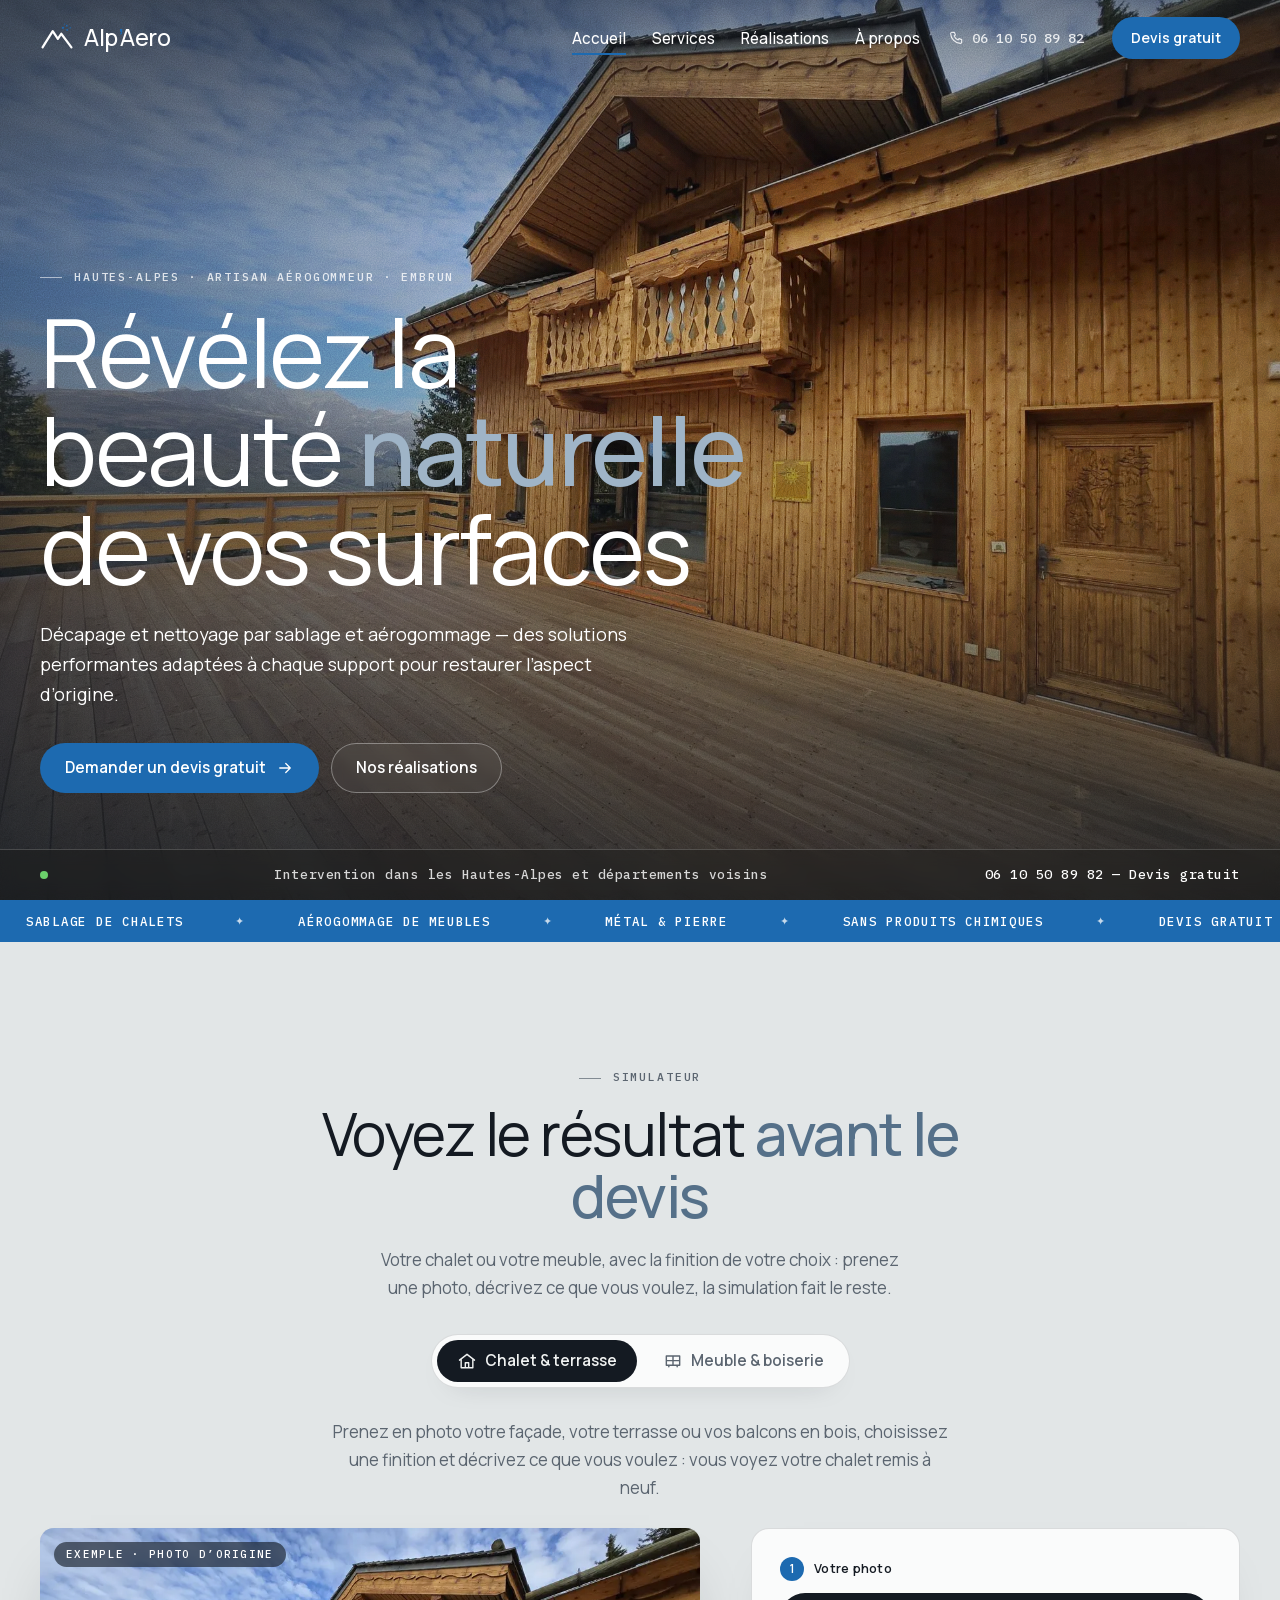
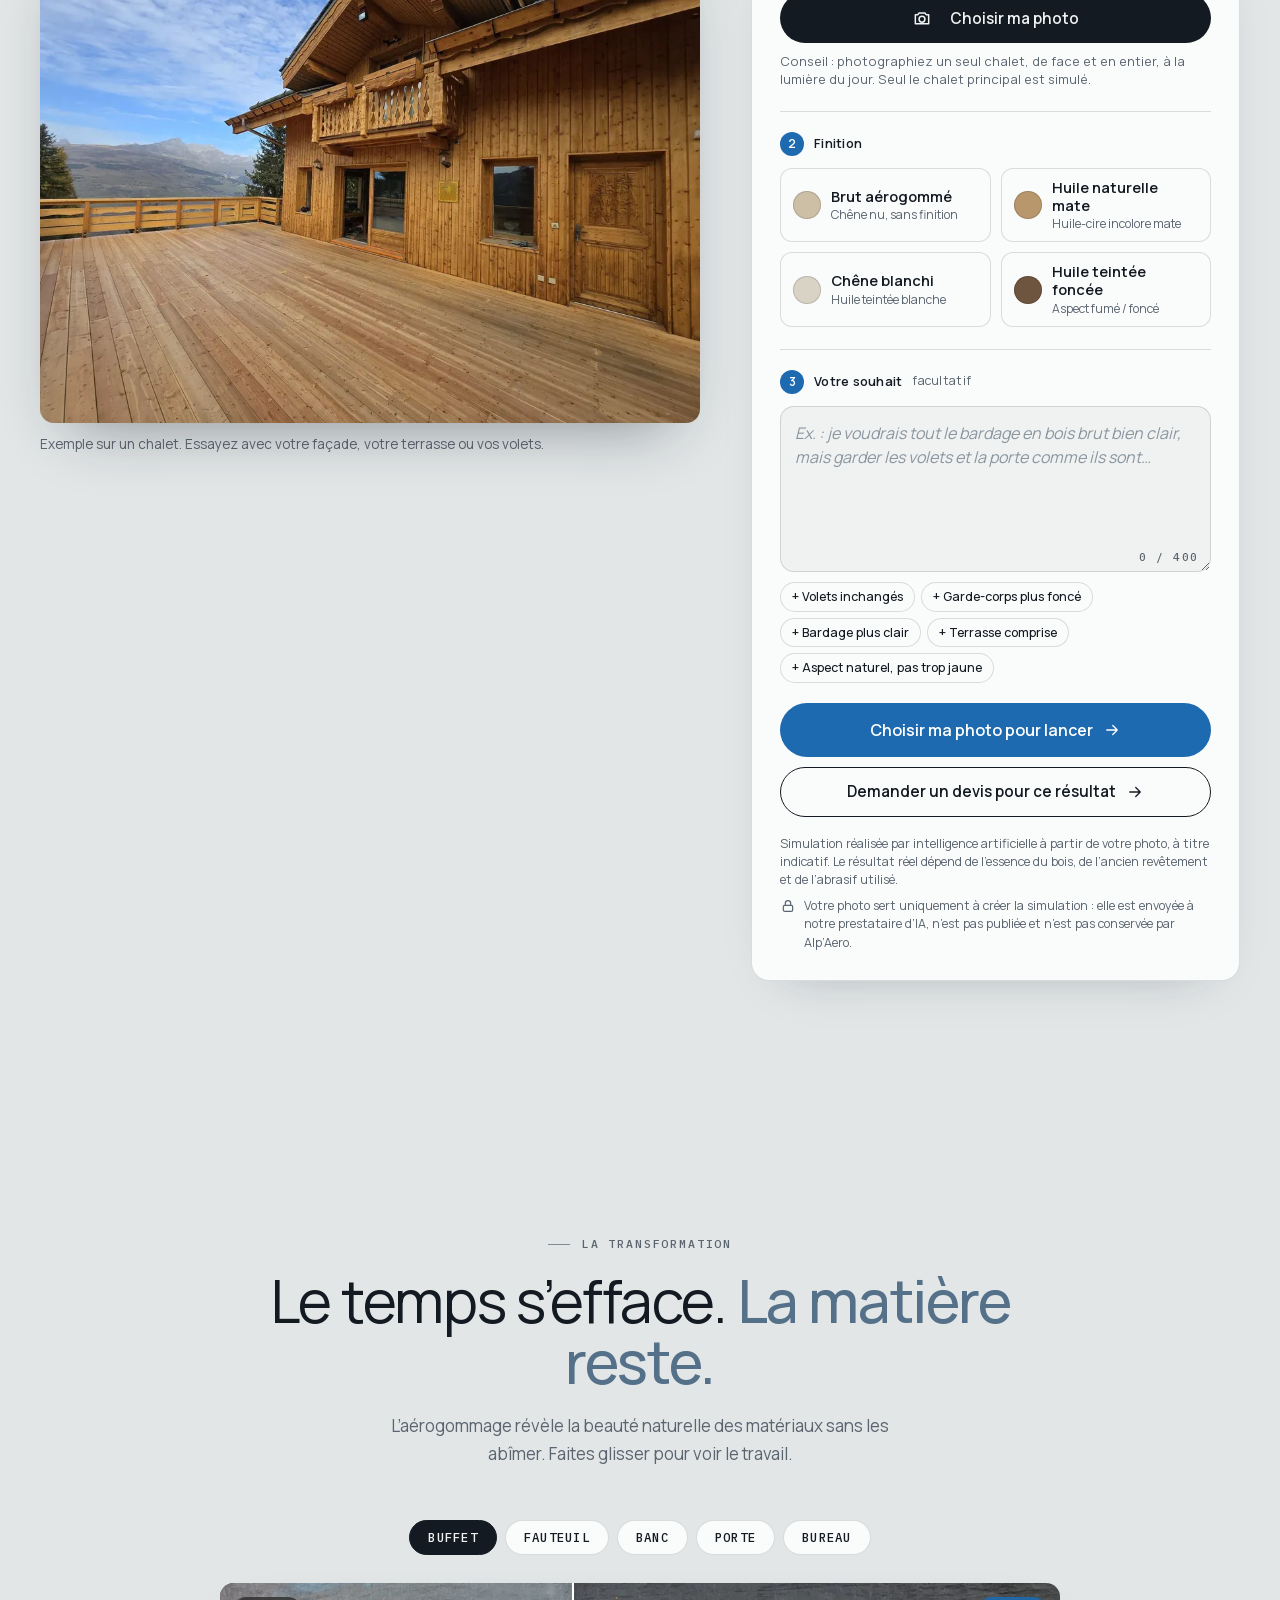
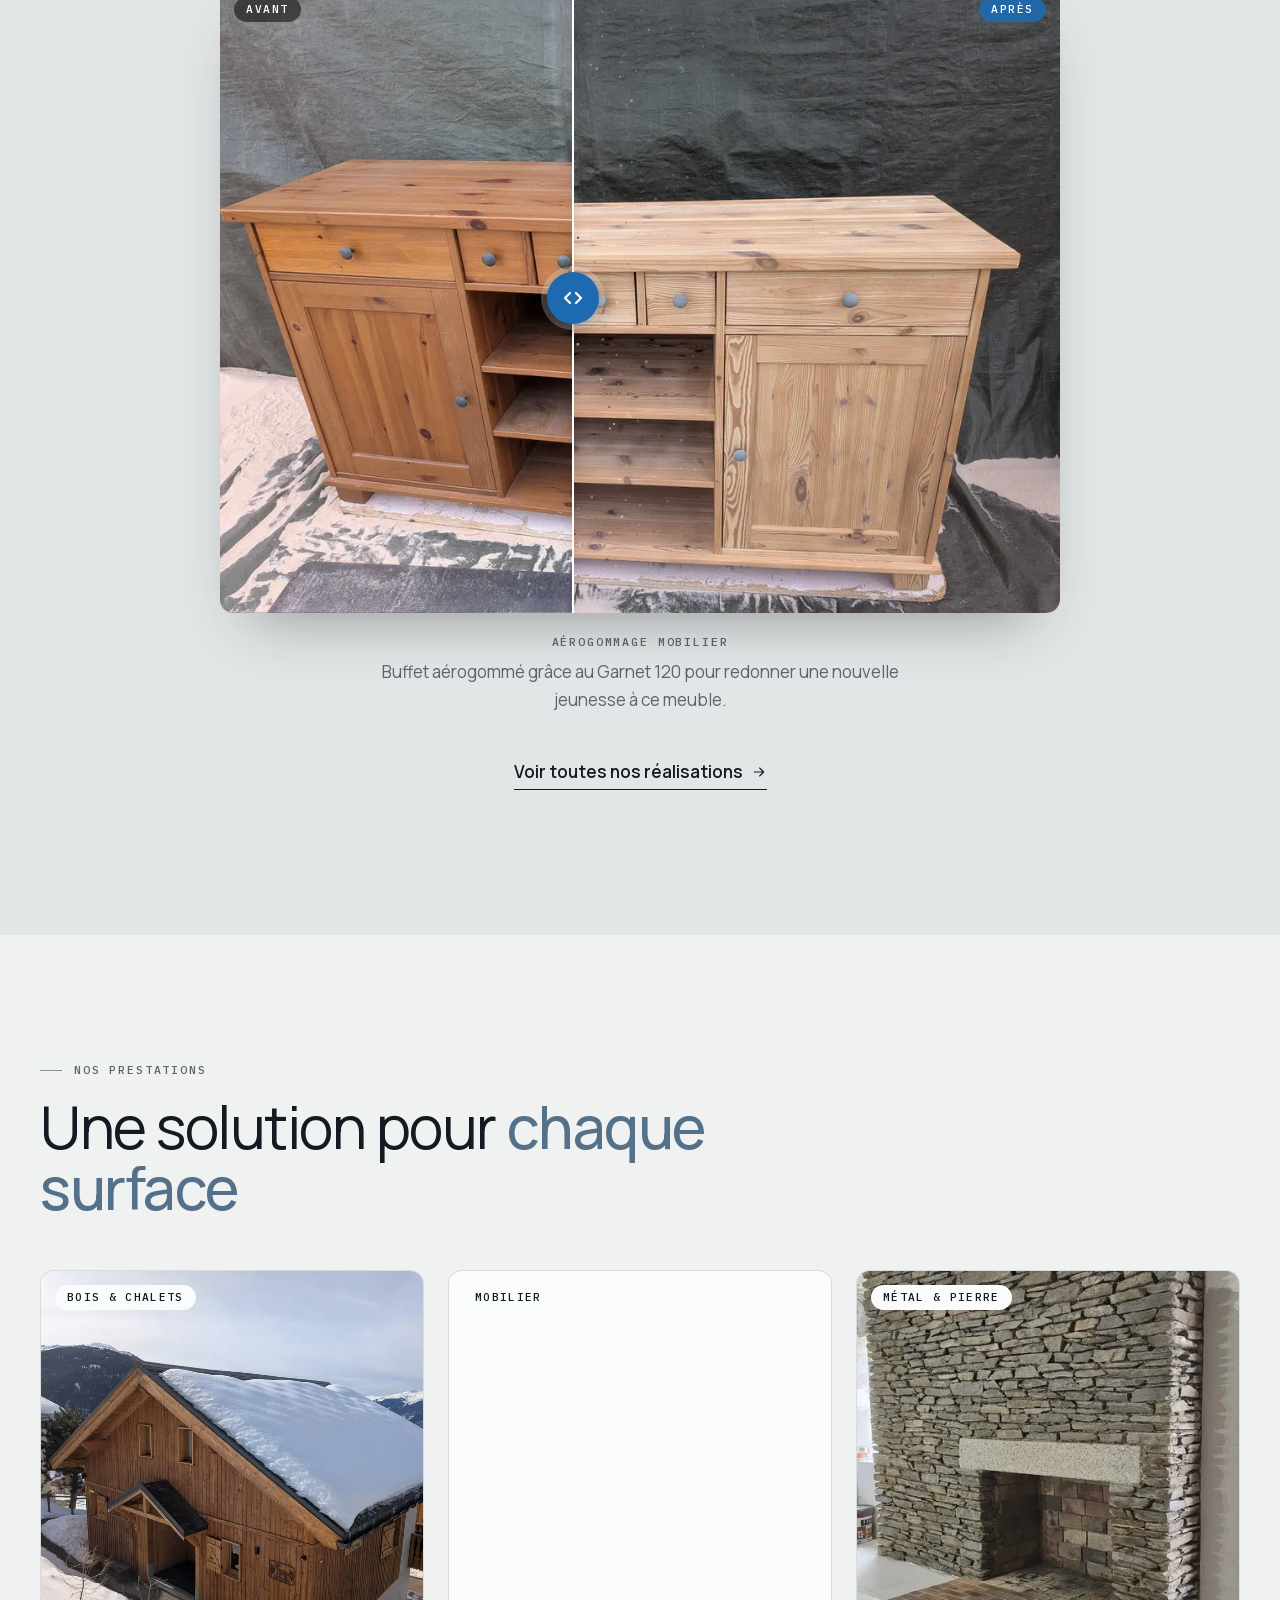
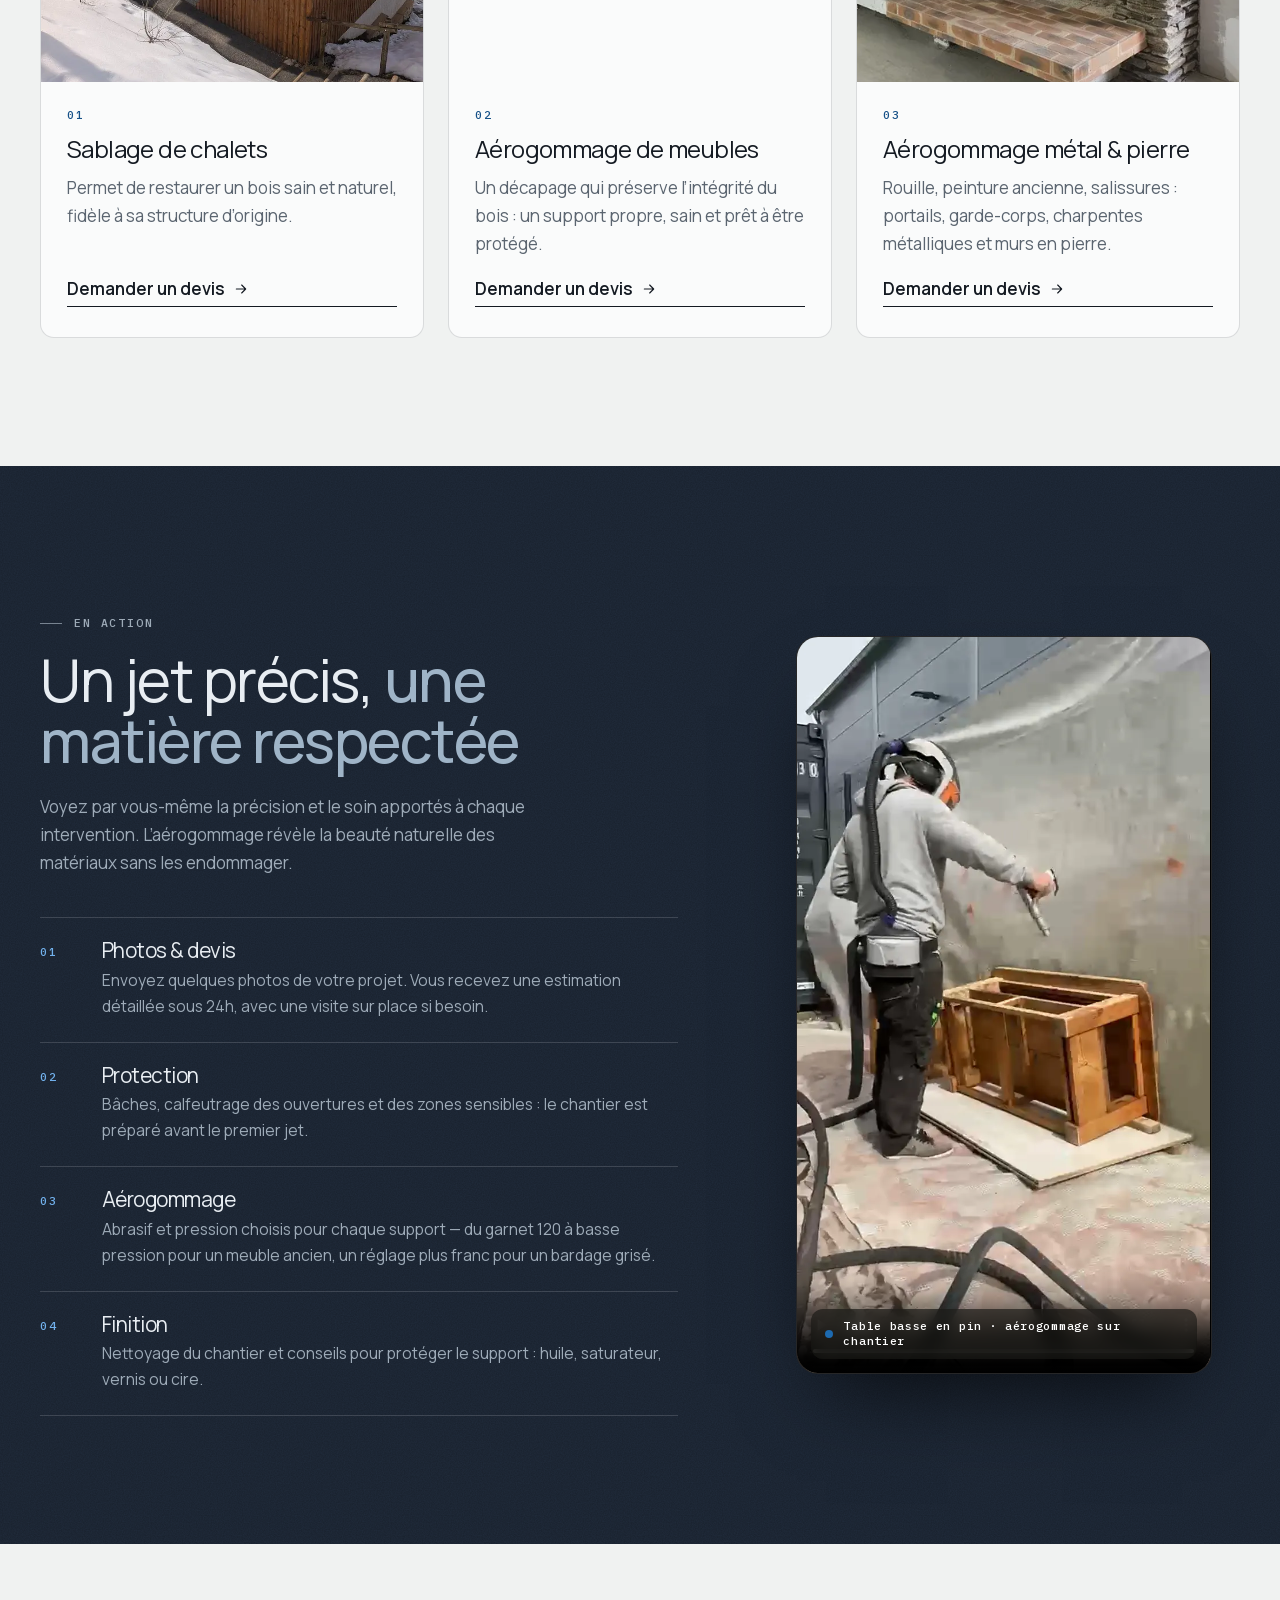
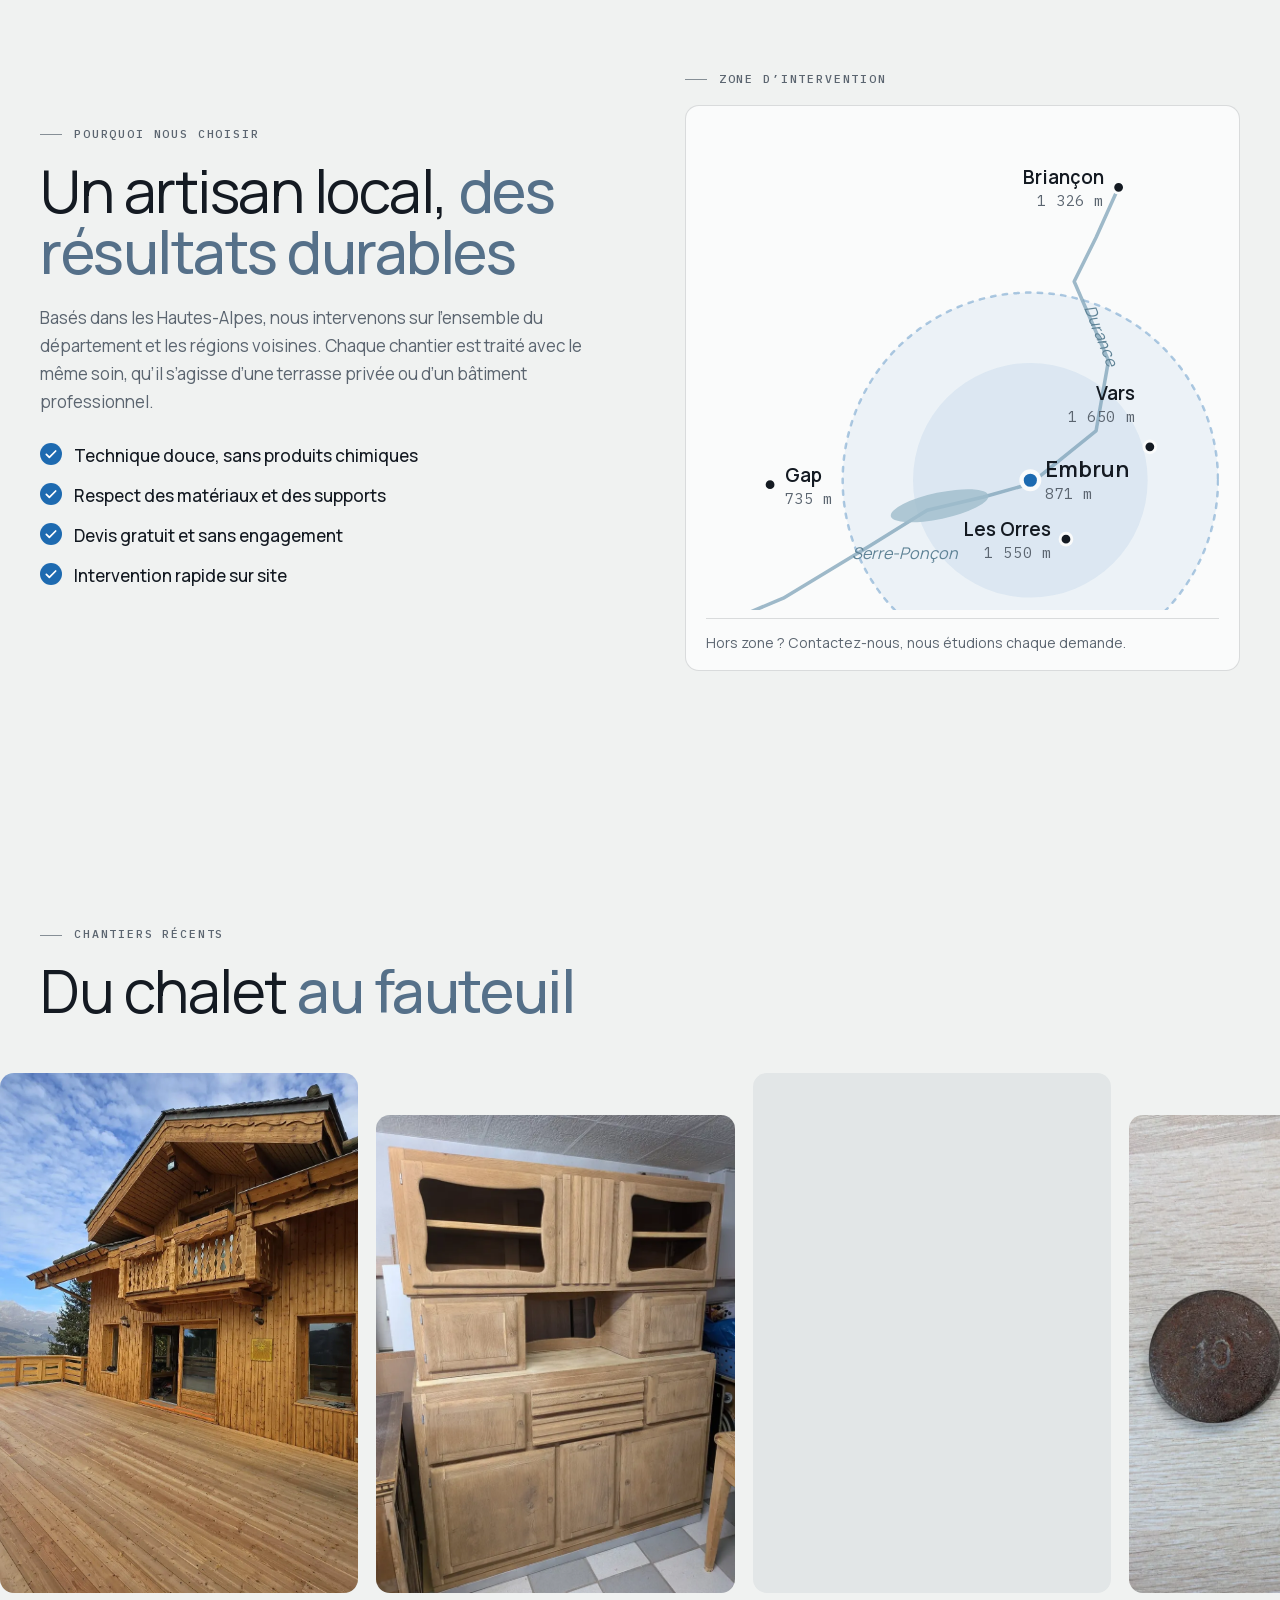
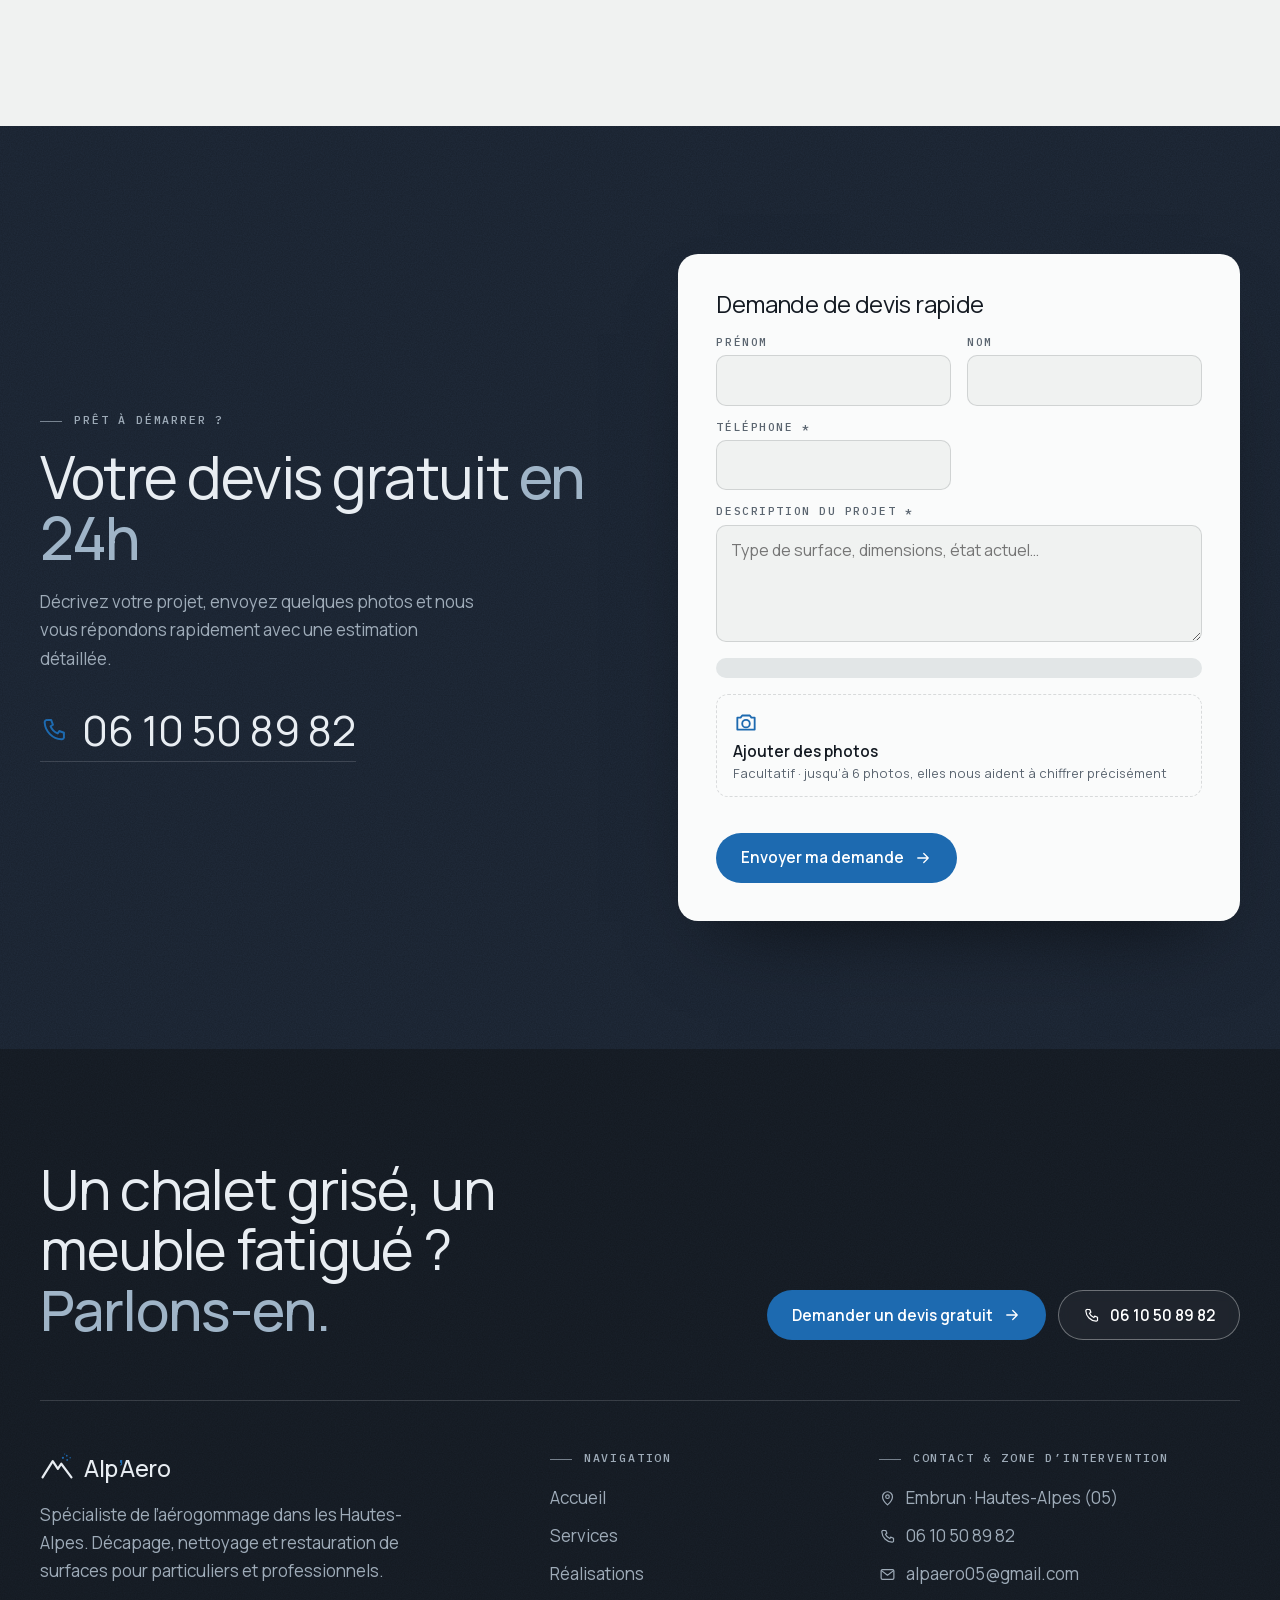
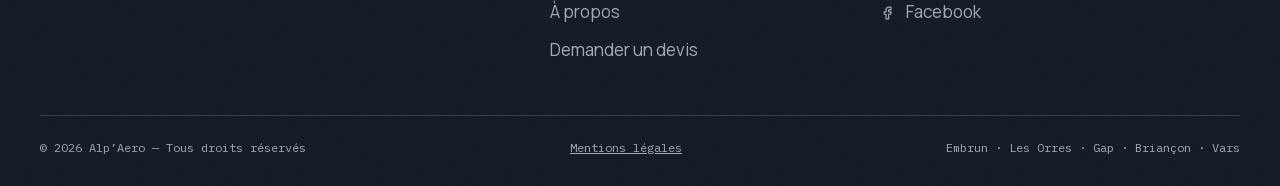
<file: index.html>
<!doctype html><html lang="fr"><head><meta charset="utf-8"><meta name="viewport" content="width=device-width, initial-scale=1">
<title>Sablage Embrun | Aérogommage Chalets &amp; Meubles Hautes-Alpes | Alp'Aero</title><meta name="description" content="Spécialiste sablage et aérogommage à Embrun. Sablage de chalets, décapage de meubles, restauration bois, métal et pierre. Devis gratuit 24h. ☎ 06 10 50 89 82"><link rel="canonical" href="https://alpaero.fr/">
<meta name="color-scheme" content="light"><meta name="robots" content="noindex"><meta name="theme-color" content="#141a22">
<meta property="og:type" content="website"><meta property="og:locale" content="fr_FR"><meta property="og:site_name" content="Alp'Aero"><meta property="og:title" content="Sablage Embrun | Aérogommage Chalets &amp; Meubles Hautes-Alpes | Alp'Aero"><meta property="og:description" content="Spécialiste sablage et aérogommage à Embrun. Sablage de chalets, décapage de meubles, restauration bois, métal et pierre. Devis gratuit 24h. ☎ 06 10 50 89 82"><meta property="og:url" content="https://alpaero.fr/"><meta property="og:image" content="https://alpaero.fr/assets/img/chalet-terrasse-2000.webp">
<link rel="icon" href="assets/img/favicon.svg" type="image/svg+xml">
<link rel="preload" href="assets/fonts/fraunces.woff2" as="font" type="font/woff2" crossorigin><link rel="preload" href="assets/fonts/manrope.woff2" as="font" type="font/woff2" crossorigin>
<link rel="stylesheet" href="assets/css/site.css">
<script>document.documentElement.classList.add('js')</script>
<script type="application/ld+json">{"@context":"https://schema.org","@type":"HomeAndConstructionBusiness","name":"Alp'Aero","url":"https://alpaero.fr/","telephone":"+33610508982","email":"alpaero05@gmail.com","image":"https://alpaero.fr/assets/img/chalet-terrasse-2000.webp","description":"Sablage et aérogommage à Embrun : chalets, meubles, métal et pierre. Hautes-Alpes.","address":{"@type":"PostalAddress","addressLocality":"Embrun","postalCode":"05200","addressRegion":"Hautes-Alpes","addressCountry":"FR"},"areaServed":[{"@type":"City","name":"Briançon"},{"@type":"City","name":"Vars"},{"@type":"City","name":"Embrun"},{"@type":"City","name":"Les Orres"},{"@type":"City","name":"Gap"}],"sameAs":["https://www.facebook.com/alpaero"]}</script>
</head><body class="p-home"><a class="skip" href="#main">Aller au contenu</a>
<header class="hd over" data-hd><div class="wrap hd-in">
<a class="brand" href="./" aria-label="Alp'Aero, accueil"><svg class="mark" viewBox="0 0 40 40" aria-hidden="true"><path class="mk-m" d="M3 31 15 12l6 9 4-6 12 16"/><g class="mk-g"><circle cx="27" cy="8" r="1.3"/><circle cx="31.5" cy="5.5" r="1"/><circle cx="32" cy="10.5" r="1.1"/><circle cx="35.5" cy="8" r=".8"/><circle cx="29" cy="3.5" r=".7"/></g></svg><span>Alp<i>’</i>Aero</span></a>
<nav class="nav" id="nav" aria-label="Navigation principale"><ul><li><a href="./" aria-current="page">Accueil</a></li><li><a href="services/">Services</a></li><li><a href="realisations/">Réalisations</a></li><li><a href="a-propos/">À propos</a></li></ul>
<a class="nav-tel" href="tel:+33610508982"><svg viewBox="0 0 24 24" aria-hidden="true"><path d="M6.6 3.5h3l1.5 4-2 1.3a11 11 0 0 0 6.1 6.1l1.3-2 4 1.5v3A2 2 0 0 1 18.4 20 15.4 15.4 0 0 1 4 5.6a2 2 0 0 1 2.6-2.1z"/></svg>06 10 50 89 82</a></nav>
<a class="btn btn-o hd-cta" href="devis/">Devis gratuit</a>
<button class="burger" aria-controls="nav" aria-expanded="false" aria-label="Menu"><span></span><span></span></button>
</div></header><main id="main">
<section class="hero grain"><img class="hero-img" src="assets/img/chalet-terrasse-1000.webp" srcset="assets/img/chalet-terrasse-1000.webp 1000w, assets/img/chalet-terrasse-2000.webp 2000w" sizes="100vw" width="1000" height="750" alt="Chalet alpin avec terrasse en bois restaurée — réalisation Alp’Aero" fetchpriority="high" decoding="async">
<div class="wrap hero-in"><p class="k">Hautes-Alpes · Artisan aérogommeur · Embrun</p>
<h1 class="reveal">Révélez la beauté <em>naturelle</em> de vos surfaces</h1>
<p class="lede reveal">Décapage et nettoyage par sablage et aérogommage — des solutions performantes adaptées à chaque support pour restaurer l’aspect d’origine.</p>
<div class="act reveal"><a class="btn btn-o" href="devis/">Demander un devis gratuit <svg viewBox="0 0 24 24" aria-hidden="true"><path d="M5 12h14M13 6l6 6-6 6"/></svg></a><a class="btn btn-ghost" href="realisations/">Nos réalisations</a></div></div>
<a class="hero-tel" href="tel:+33610508982"><span class="dot"></span>Intervention dans les Hautes-Alpes et départements voisins <b>06 10 50 89 82 — Devis gratuit</b></a>
</section><div class="ticker" aria-hidden="true"><div><span>Sablage de chalets</span><span>Aérogommage de meubles</span><span>Métal & pierre</span><span>Sans produits chimiques</span><span>Devis gratuit sous 24h</span><span>Hautes-Alpes</span><span>Sablage de chalets</span><span>Aérogommage de meubles</span><span>Métal & pierre</span><span>Sans produits chimiques</span><span>Devis gratuit sous 24h</span><span>Hautes-Alpes</span></div></div>
<section class="sec simu" id="simulateur"><div class="wrap">
<div class="sec-hd"><p class="k">Simulateur</p><h2>Voyez le résultat <em>avant le devis</em></h2><p>Votre chalet ou votre meuble, avec la finition de votre choix : prenez une photo, décrivez ce que vous voulez, la simulation fait le reste.</p></div>
<div class="simu-tabs" role="tablist" aria-label="Type de projet"><button type="button" role="tab" id="tab-simulateur-chalet" aria-controls="simulateur-chalet" aria-selected="true"><svg viewBox="0 0 24 24" aria-hidden="true"><path d="M3 11 12 4l9 7M5 10v10h14V10M10 20v-6h4v6"/></svg><span>Chalet & terrasse</span></button><button type="button" role="tab" id="tab-simulateur-meuble" aria-controls="simulateur-meuble" aria-selected="false" tabindex="-1"><svg viewBox="0 0 24 24" aria-hidden="true"><path d="M4 6h16v11H4zM4 11.5h16M12 6v11M7 17v2M17 17v2"/></svg><span>Meuble & boiserie</span></button></div>
<div class="simu-panel" id="simulateur-chalet" role="tabpanel" aria-labelledby="tab-simulateur-chalet">
<p class="simu-lead">Prenez en photo votre façade, votre terrasse ou vos balcons en bois, choisissez une finition et décrivez ce que vous voulez : vous voyez votre chalet remis à neuf.</p>
<div class="simu-box" data-simu data-src="assets/js/simu.js" data-worker="assets/js/simu-worker.js" data-demo="assets/img/chalet-terrasse-2000.webp" data-prestation="Sablage de chalets" data-ph="{&quot;brut&quot;:&quot;Ex. : je voudrais tout le bardage en bois brut bien clair, mais garder les volets et la porte comme ils sont…&quot;,&quot;huile&quot;:&quot;Ex. : une huile naturelle chaude sur la façade et le balcon, avec le garde-corps un ton plus foncé…&quot;,&quot;blanchi&quot;:&quot;Ex. : un effet blanchi léger sur le bardage, plus marqué sur le garde-corps, les volets restent inchangés…&quot;,&quot;fonce&quot;:&quot;Ex. : une teinte foncée façon vieux chalet sur les poutres et le garde-corps, le bardage un peu plus clair…&quot;}" data-demos="{&quot;brut&quot;:{&quot;s&quot;:&quot;assets/img/demo/chalet-brut-1000.webp&quot;,&quot;l&quot;:&quot;assets/img/demo/chalet-brut-2000.webp&quot;},&quot;huile&quot;:{&quot;s&quot;:&quot;assets/img/demo/chalet-huile-1000.webp&quot;,&quot;l&quot;:&quot;assets/img/demo/chalet-huile-2000.webp&quot;},&quot;blanchi&quot;:{&quot;s&quot;:&quot;assets/img/demo/chalet-blanchi-1000.webp&quot;,&quot;l&quot;:&quot;assets/img/demo/chalet-blanchi-2000.webp&quot;},&quot;fonce&quot;:{&quot;s&quot;:&quot;assets/img/demo/chalet-fonce-1000.webp&quot;,&quot;l&quot;:&quot;assets/img/demo/chalet-fonce-2000.webp&quot;},&quot;original&quot;:{&quot;s&quot;:&quot;assets/img/chalet-terrasse-1000.webp&quot;,&quot;l&quot;:&quot;assets/img/chalet-terrasse-2000.webp&quot;}}">
<figure class="simu-view"><div class="simu-stage" style="--ar:1000/750">
<img class="simu-img" src="assets/img/chalet-terrasse-1000.webp" srcset="assets/img/chalet-terrasse-1000.webp 1000w, assets/img/chalet-terrasse-2000.webp 2000w" sizes="(min-width:900px) 58vw, 100vw" alt="Exemple de simulation : chalet et terrasse en bois après sablage" width="1000" height="750" loading="lazy" decoding="async">
<span class="simu-badge">Exemple · Photo d’origine</span><span class="simu-spin"><span class="simu-prog">Simulation en cours…</span></span></div>
<figcaption class="simu-cap"><span>Exemple sur un chalet. Essayez avec votre façade, votre terrasse ou vos volets.</span><button type="button" class="simu-orig" hidden>Revoir la photo d’origine</button></figcaption></figure>
<div class="simu-side">
<div class="simu-step"><p class="simu-k"><span>1</span>Votre photo</p>
<label class="btn btn-dark simu-up"><input type="file" accept="image/*" class="vh"><svg viewBox="0 0 24 24" aria-hidden="true"><path d="M4 8h3l1.5-2h7L17 8h3v11H4z"/><circle cx="12" cy="13.5" r="3.5"/></svg><span class="simu-up-t">Choisir ma photo</span></label>
<p class="simu-tip">Conseil : photographiez un seul chalet, de face et en entier, à la lumière du jour. Seul le chalet principal est simulé.</p></div>
<div class="simu-step"><p class="simu-k"><span>2</span>Finition</p>
<div class="simu-fin" role="group" aria-label="Choisir une finition"></div></div>
<div class="simu-step"><label class="simu-k" for="simulateur-chalet-souhait"><span>3</span>Votre souhait <small>facultatif</small></label>
<div class="simu-wish"><textarea id="simulateur-chalet-souhait" rows="5" maxlength="400" placeholder="Ex. : je voudrais tout le bardage en bois brut bien clair, mais garder les volets et la porte comme ils sont…"></textarea><span class="simu-count" aria-hidden="true">0 / 400</span></div>
<div class="simu-chips" role="group" aria-label="Idées à ajouter"><button type="button">+ Volets inchangés</button><button type="button">+ Garde-corps plus foncé</button><button type="button">+ Bardage plus clair</button><button type="button">+ Terrasse comprise</button><button type="button">+ Aspect naturel, pas trop jaune</button></div></div>
<button type="button" class="btn btn-o simu-go"><span class="simu-go-t">Lancer la simulation</span> <svg viewBox="0 0 24 24" aria-hidden="true"><path d="M5 12h14M13 6l6 6-6 6"/></svg></button>
<p class="simu-status" role="status" hidden></p>
<a class="btn simu-cta" href="devis/"><span>Demander un devis pour ce résultat</span> <svg viewBox="0 0 24 24" aria-hidden="true"><path d="M5 12h14M13 6l6 6-6 6"/></svg></a>
<input name="site" class="vh" tabindex="-1" autocomplete="off" aria-hidden="true">
<p class="simu-legal">Simulation réalisée par intelligence artificielle à partir de votre photo, à titre indicatif. Le résultat réel dépend de l’essence du bois, de l’ancien revêtement et de l’abrasif utilisé.</p>
<p class="simu-priv"><svg viewBox="0 0 24 24" aria-hidden="true"><rect x="5" y="11" width="14" height="9" rx="2"/><path d="M8 11V8a4 4 0 0 1 8 0v3"/></svg>Votre photo sert uniquement à créer la simulation : elle est envoyée à notre prestataire d’IA, n’est pas publiée et n’est pas conservée par Alp’Aero.</p>
</div></div></div>
<div class="simu-panel" id="simulateur-meuble" role="tabpanel" aria-labelledby="tab-simulateur-meuble" hidden>
<p class="simu-lead">Prenez en photo votre meuble, votre porte ou vos poutres, choisissez une finition et décrivez ce que vous voulez : vous voyez le résultat après décapage.</p>
<div class="simu-box" data-simu data-src="assets/js/simu.js" data-worker="assets/js/simu-worker.js" data-demo="assets/img/buffet-avant-2000.webp" data-prestation="Aérogommage de meubles" data-ph="{&quot;brut&quot;:&quot;Ex. : décaper tout le buffet en bois brut, en gardant les poignées d’origine…&quot;,&quot;huile&quot;:&quot;Ex. : une huile naturelle sur le plateau, les côtés et les portes un peu plus clairs…&quot;,&quot;blanchi&quot;:&quot;Ex. : un effet chêne blanchi sur les portes, le plateau en bois naturel…&quot;,&quot;fonce&quot;:&quot;Ex. : le plateau en teinte foncée, les façades un ton plus clair, poignées noires…&quot;}" data-demos="{&quot;brut&quot;:{&quot;s&quot;:&quot;assets/img/demo/meuble-brut-1000.webp&quot;,&quot;l&quot;:&quot;assets/img/demo/meuble-brut-2000.webp&quot;},&quot;huile&quot;:{&quot;s&quot;:&quot;assets/img/demo/meuble-huile-1000.webp&quot;,&quot;l&quot;:&quot;assets/img/demo/meuble-huile-2000.webp&quot;},&quot;blanchi&quot;:{&quot;s&quot;:&quot;assets/img/demo/meuble-blanchi-1000.webp&quot;,&quot;l&quot;:&quot;assets/img/demo/meuble-blanchi-2000.webp&quot;},&quot;fonce&quot;:{&quot;s&quot;:&quot;assets/img/demo/meuble-fonce-1000.webp&quot;,&quot;l&quot;:&quot;assets/img/demo/meuble-fonce-2000.webp&quot;},&quot;original&quot;:{&quot;s&quot;:&quot;assets/img/buffet-avant-1000.webp&quot;,&quot;l&quot;:&quot;assets/img/buffet-avant-2000.webp&quot;}}">
<figure class="simu-view"><div class="simu-stage" style="--ar:1000/750">
<img class="simu-img" src="assets/img/buffet-avant-1000.webp" srcset="assets/img/buffet-avant-1000.webp 1000w, assets/img/buffet-avant-2000.webp 2000w" sizes="(min-width:900px) 58vw, 100vw" alt="Exemple de simulation : buffet en pin après aérogommage" width="1000" height="750" loading="lazy" decoding="async">
<span class="simu-badge">Exemple · Photo d’origine</span><span class="simu-spin"><span class="simu-prog">Simulation en cours…</span></span></div>
<figcaption class="simu-cap"><span>Exemple sur un buffet en pin verni. Essayez avec votre meuble, votre porte ou vos poutres.</span><button type="button" class="simu-orig" hidden>Revoir la photo d’origine</button></figcaption></figure>
<div class="simu-side">
<div class="simu-step"><p class="simu-k"><span>1</span>Votre photo</p>
<label class="btn btn-dark simu-up"><input type="file" accept="image/*" class="vh"><svg viewBox="0 0 24 24" aria-hidden="true"><path d="M4 8h3l1.5-2h7L17 8h3v11H4z"/><circle cx="12" cy="13.5" r="3.5"/></svg><span class="simu-up-t">Choisir ma photo</span></label>
<p class="simu-tip">Conseil : un seul meuble, bien cadré, de face, à la lumière du jour. Seul le meuble au premier plan est simulé.</p></div>
<div class="simu-step"><p class="simu-k"><span>2</span>Finition</p>
<div class="simu-fin" role="group" aria-label="Choisir une finition"></div></div>
<div class="simu-step"><label class="simu-k" for="simulateur-meuble-souhait"><span>3</span>Votre souhait <small>facultatif</small></label>
<div class="simu-wish"><textarea id="simulateur-meuble-souhait" rows="5" maxlength="400" placeholder="Ex. : décaper tout le buffet en bois brut, en gardant les poignées d’origine…"></textarea><span class="simu-count" aria-hidden="true">0 / 400</span></div>
<div class="simu-chips" role="group" aria-label="Idées à ajouter"><button type="button">+ Poignées inchangées</button><button type="button">+ Plateau plus foncé</button><button type="button">+ Effet bois ancien</button><button type="button">+ Le plus naturel possible</button></div></div>
<button type="button" class="btn btn-o simu-go"><span class="simu-go-t">Lancer la simulation</span> <svg viewBox="0 0 24 24" aria-hidden="true"><path d="M5 12h14M13 6l6 6-6 6"/></svg></button>
<p class="simu-status" role="status" hidden></p>
<a class="btn simu-cta" href="devis/"><span>Demander un devis pour ce résultat</span> <svg viewBox="0 0 24 24" aria-hidden="true"><path d="M5 12h14M13 6l6 6-6 6"/></svg></a>
<input name="site" class="vh" tabindex="-1" autocomplete="off" aria-hidden="true">
<p class="simu-legal">Simulation réalisée par intelligence artificielle à partir de votre photo, à titre indicatif. Le résultat réel dépend de l’essence du bois, de l’ancien revêtement et de l’abrasif utilisé.</p>
<p class="simu-priv"><svg viewBox="0 0 24 24" aria-hidden="true"><rect x="5" y="11" width="14" height="9" rx="2"/><path d="M8 11V8a4 4 0 0 1 8 0v3"/></svg>Votre photo sert uniquement à créer la simulation : elle est envoyée à notre prestataire d’IA, n’est pas publiée et n’est pas conservée par Alp’Aero.</p>
</div></div></div>
</div></section>

<section class="sec transform"><div class="wrap">
<div class="sec-hd"><p class="k">La transformation</p><h2>Le temps s’efface. <em>La matière reste.</em></h2><p>L’aérogommage révèle la beauté naturelle des matériaux sans les abîmer. Faites glisser pour voir le travail.</p></div>
<div class="ba-switch" data-switch>
<div class="chips" role="tablist" aria-label="Choisir une réalisation"><button role="tab" aria-selected="true" data-pair="buffet">Buffet</button><button role="tab" aria-selected="false" data-pair="fauteuil">Fauteuil</button><button role="tab" aria-selected="false" data-pair="banc">Banc</button><button role="tab" aria-selected="false" data-pair="porte">Porte</button><button role="tab" aria-selected="false" data-pair="bureau">Bureau</button></div>
<div class="pair" data-panel="buffet"><figure class="ba ba-feature" style="--ar:1000/750" data-ba>
<div class="ba-stage"><img class="ba-a" src="assets/img/buffet-apres-1000.webp" srcset="assets/img/buffet-apres-1000.webp 1000w, assets/img/buffet-apres-2000.webp 2000w" sizes="(min-width:900px) 60vw, 100vw" width="1000" height="750" alt="Après — Aérogommage mobilier — Buffet" loading="lazy" decoding="async">
<div class="ba-b"><img src="assets/img/buffet-avant-1000.webp" srcset="assets/img/buffet-avant-1000.webp 1000w, assets/img/buffet-avant-2000.webp 2000w" sizes="(min-width:900px) 60vw, 100vw" width="1000" height="750" alt="Avant — Aérogommage mobilier — Buffet" loading="lazy" decoding="async"></div>
<canvas class="ba-dust" aria-hidden="true"></canvas>
<div class="ba-line" role="slider" tabindex="0" aria-label="Comparer avant et après : Aérogommage mobilier — Buffet" aria-valuemin="0" aria-valuemax="100" aria-valuenow="50"><span class="ba-knob"><svg viewBox="0 0 24 24" aria-hidden="true"><path d="M9 7l-5 5 5 5M15 7l5 5-5 5"/></svg></span></div>
<span class="ba-tag ba-tl">Avant</span><span class="ba-tag ba-tr">Après</span></div></figure><p class="pair-cap"><span class="k">Aérogommage mobilier</span>Buffet aérogommé grâce au Garnet 120 pour redonner une nouvelle jeunesse à ce meuble.</p></div><div class="pair" data-panel="fauteuil" hidden><figure class="ba ba-feature" style="--ar:750/1000" data-ba>
<div class="ba-stage"><img class="ba-a" src="assets/img/fauteuil-apres-1000.webp" srcset="assets/img/fauteuil-apres-1000.webp 1000w, assets/img/fauteuil-apres-2000.webp 2000w" sizes="(min-width:900px) 60vw, 100vw" width="750" height="1000" alt="Après — Aérogommage fauteuil ancien" loading="lazy" decoding="async">
<div class="ba-b"><img src="assets/img/fauteuil-avant-1000.webp" srcset="assets/img/fauteuil-avant-1000.webp 1000w, assets/img/fauteuil-avant-2000.webp 2000w" sizes="(min-width:900px) 60vw, 100vw" width="750" height="1000" alt="Avant — Aérogommage fauteuil ancien" loading="lazy" decoding="async"></div>
<canvas class="ba-dust" aria-hidden="true"></canvas>
<div class="ba-line" role="slider" tabindex="0" aria-label="Comparer avant et après : Aérogommage fauteuil ancien" aria-valuemin="0" aria-valuemax="100" aria-valuenow="50"><span class="ba-knob"><svg viewBox="0 0 24 24" aria-hidden="true"><path d="M9 7l-5 5 5 5M15 7l5 5-5 5"/></svg></span></div>
<span class="ba-tag ba-tl">Avant</span><span class="ba-tag ba-tr">Après</span></div></figure><p class="pair-cap"><span class="k">Aérogommage mobilier</span>Aérogommage à basse pression de fauteuil ancien.</p></div><div class="pair" data-panel="banc" hidden><figure class="ba ba-feature" style="--ar:1000/450" data-ba>
<div class="ba-stage"><img class="ba-a" src="assets/img/banc-apres-1000.webp" srcset="assets/img/banc-apres-1000.webp 1000w, assets/img/banc-apres-2000.webp 2000w" sizes="(min-width:900px) 60vw, 100vw" width="1000" height="450" alt="Après — Banc de terrasse" loading="lazy" decoding="async">
<div class="ba-b"><img src="assets/img/banc-avant-1000.webp" srcset="assets/img/banc-avant-1000.webp 1000w, assets/img/banc-avant-2000.webp 2000w" sizes="(min-width:900px) 60vw, 100vw" width="1000" height="450" alt="Avant — Banc de terrasse" loading="lazy" decoding="async"></div>
<canvas class="ba-dust" aria-hidden="true"></canvas>
<div class="ba-line" role="slider" tabindex="0" aria-label="Comparer avant et après : Banc de terrasse" aria-valuemin="0" aria-valuemax="100" aria-valuenow="50"><span class="ba-knob"><svg viewBox="0 0 24 24" aria-hidden="true"><path d="M9 7l-5 5 5 5M15 7l5 5-5 5"/></svg></span></div>
<span class="ba-tag ba-tl">Avant</span><span class="ba-tag ba-tr">Après</span></div></figure><p class="pair-cap"><span class="k">Bois extérieur</span>Un banc de jardin grisé par les intempéries, aérogommé pour retrouver un bois sain et lumineux.</p></div><div class="pair" data-panel="porte" hidden><figure class="ba ba-feature" style="--ar:409/1000" data-ba>
<div class="ba-stage"><img class="ba-a" src="assets/img/porte-apres-1000.webp" srcset="assets/img/porte-apres-1000.webp 1000w, assets/img/porte-apres-2000.webp 2000w" sizes="(min-width:900px) 60vw, 100vw" width="409" height="1000" alt="Après — Restauration porte ancienne" loading="lazy" decoding="async">
<div class="ba-b"><img src="assets/img/porte-avant-1000.webp" srcset="assets/img/porte-avant-1000.webp 1000w, assets/img/porte-avant-2000.webp 2000w" sizes="(min-width:900px) 60vw, 100vw" width="409" height="1000" alt="Avant — Restauration porte ancienne" loading="lazy" decoding="async"></div>
<canvas class="ba-dust" aria-hidden="true"></canvas>
<div class="ba-line" role="slider" tabindex="0" aria-label="Comparer avant et après : Restauration porte ancienne" aria-valuemin="0" aria-valuemax="100" aria-valuenow="50"><span class="ba-knob"><svg viewBox="0 0 24 24" aria-hidden="true"><path d="M9 7l-5 5 5 5M15 7l5 5-5 5"/></svg></span></div>
<span class="ba-tag ba-tl">Avant</span><span class="ba-tag ba-tr">Après</span></div></figure><p class="pair-cap"><span class="k">Bois & métal</span>Aérogommage d’une porte ancienne avec heurtoir et plaque en fonte.</p></div><div class="pair" data-panel="bureau" hidden><figure class="ba ba-feature" style="--ar:1000/750" data-ba>
<div class="ba-stage"><img class="ba-a" src="assets/img/bureau-apres-1000.webp" srcset="assets/img/bureau-apres-1000.webp 1000w, assets/img/bureau-apres-2000.webp 2000w" sizes="(min-width:900px) 60vw, 100vw" width="1000" height="750" alt="Après — Rénovation bureau d’écolier" loading="lazy" decoding="async">
<div class="ba-b"><img src="assets/img/bureau-avant-1000.webp" srcset="assets/img/bureau-avant-1000.webp 1000w, assets/img/bureau-avant-2000.webp 2000w" sizes="(min-width:900px) 60vw, 100vw" width="1000" height="750" alt="Avant — Rénovation bureau d’écolier" loading="lazy" decoding="async"></div>
<canvas class="ba-dust" aria-hidden="true"></canvas>
<div class="ba-line" role="slider" tabindex="0" aria-label="Comparer avant et après : Rénovation bureau d’écolier" aria-valuemin="0" aria-valuemax="100" aria-valuenow="50"><span class="ba-knob"><svg viewBox="0 0 24 24" aria-hidden="true"><path d="M9 7l-5 5 5 5M15 7l5 5-5 5"/></svg></span></div>
<span class="ba-tag ba-tl">Avant</span><span class="ba-tag ba-tr">Après</span></div></figure><p class="pair-cap"><span class="k">Mobilier ancien</span>Restauration complète d’un bureau d’écolier ancien. L’aérogommage a éliminé les anciennes couches de peinture pour révéler le bois brut, prêt à être protégé.</p></div>
</div>
<p class="center"><a class="link" href="realisations/">Voir toutes nos réalisations <svg viewBox="0 0 24 24" aria-hidden="true"><path d="M5 12h14M13 6l6 6-6 6"/></svg></a></p>
</div></section>

<section class="sec services-sec"><div class="wrap">
<div class="sec-hd row"><p class="k">Nos prestations</p><h2>Une solution pour <em>chaque surface</em></h2></div>
<div class="svc-grid"><article class="svc reveal"><a href="services/#chalet-neige" class="svc-img"><img src="assets/img/chalet-neige-1000.webp" srcset="assets/img/chalet-neige-1000.webp 1000w, assets/img/chalet-neige-2000.webp 2000w" sizes="(min-width:900px) 33vw, 100vw" width="750" height="1000" alt="Chalet en bois sablé dans la neige, Hautes-Alpes" loading="lazy" decoding="async"><span class="svc-tag">Bois & chalets</span></a>
<div class="svc-body"><span class="num">01</span><h3>Sablage de chalets</h3><p>Permet de restaurer un bois sain et naturel, fidèle à sa structure d’origine.</p><a class="link" href="devis/">Demander un devis <svg viewBox="0 0 24 24" aria-hidden="true"><path d="M5 12h14M13 6l6 6-6 6"/></svg></a></div></article><article class="svc reveal"><a href="services/#commode" class="svc-img"><img src="assets/img/commode-1000.webp" srcset="assets/img/commode-1000.webp 1000w, assets/img/commode-2000.webp 2000w" sizes="(min-width:900px) 33vw, 100vw" width="750" height="1000" alt="Commode ancienne aérogommée, bois brut" loading="lazy" decoding="async"><span class="svc-tag">Mobilier</span></a>
<div class="svc-body"><span class="num">02</span><h3>Aérogommage de meubles</h3><p>Un décapage qui préserve l’intégrité du bois : un support propre, sain et prêt à être protégé.</p><a class="link" href="devis/">Demander un devis <svg viewBox="0 0 24 24" aria-hidden="true"><path d="M5 12h14M13 6l6 6-6 6"/></svg></a></div></article><article class="svc reveal"><a href="services/#cheminee-pierre" class="svc-img"><img src="assets/img/cheminee-pierre-1000.webp" srcset="assets/img/cheminee-pierre-1000.webp 1000w, assets/img/cheminee-pierre-2000.webp 2000w" sizes="(min-width:900px) 33vw, 100vw" width="467" height="1000" alt="Cheminée en pierre aérogommée" loading="lazy" decoding="async"><span class="svc-tag">Métal & pierre</span></a>
<div class="svc-body"><span class="num">03</span><h3>Aérogommage métal & pierre</h3><p>Rouille, peinture ancienne, salissures : portails, garde-corps, charpentes métalliques et murs en pierre.</p><a class="link" href="devis/">Demander un devis <svg viewBox="0 0 24 24" aria-hidden="true"><path d="M5 12h14M13 6l6 6-6 6"/></svg></a></div></article></div>
</div></section>

<section class="sec action grain"><div class="wrap action-in">
<div class="action-txt"><p class="k">En action</p><h2>Un jet précis, <em>une matière respectée</em></h2>
<p>Voyez par vous-même la précision et le soin apportés à chaque intervention. L’aérogommage révèle la beauté naturelle des matériaux sans les endommager.</p>
<ol class="steps"><li><span class="num">01</span><div><h3>Photos & devis</h3><p>Envoyez quelques photos de votre projet. Vous recevez une estimation détaillée sous 24h, avec une visite sur place si besoin.</p></div></li><li><span class="num">02</span><div><h3>Protection</h3><p>Bâches, calfeutrage des ouvertures et des zones sensibles : le chantier est préparé avant le premier jet.</p></div></li><li><span class="num">03</span><div><h3>Aérogommage</h3><p>Abrasif et pression choisis pour chaque support — du garnet 120 à basse pression pour un meuble ancien, un réglage plus franc pour un bardage grisé.</p></div></li><li><span class="num">04</span><div><h3>Finition</h3><p>Nettoyage du chantier et conseils pour protéger le support : huile, saturateur, vernis ou cire.</p></div></li></ol></div>
<figure class="film"><video muted loop playsinline preload="none" poster="assets/video/aerogommage-poster.webp" data-autoplay aria-label="Vidéo : aérogommage d’une table basse en pin"><source src="assets/video/aerogommage.mp4" type="video/mp4"></video>
<figcaption><span class="rec"></span>Table basse en pin · aérogommage sur chantier</figcaption></figure>
</div></section>

<section class="sec why"><div class="wrap why-in">
<div><p class="k">Pourquoi nous choisir</p><h2>Un artisan local, <em>des résultats durables</em></h2>
<p>Basés dans les Hautes-Alpes, nous intervenons sur l’ensemble du département et les régions voisines. Chaque chantier est traité avec le même soin, qu’il s’agisse d’une terrasse privée ou d’un bâtiment professionnel.</p>
<ul class="ticks"><li><svg viewBox="0 0 24 24" aria-hidden="true"><path d="m5 12.5 4.5 4.5L19 7.5"/></svg>Technique douce, sans produits chimiques</li><li><svg viewBox="0 0 24 24" aria-hidden="true"><path d="m5 12.5 4.5 4.5L19 7.5"/></svg>Respect des matériaux et des supports</li><li><svg viewBox="0 0 24 24" aria-hidden="true"><path d="m5 12.5 4.5 4.5L19 7.5"/></svg>Devis gratuit et sans engagement</li><li><svg viewBox="0 0 24 24" aria-hidden="true"><path d="m5 12.5 4.5 4.5L19 7.5"/></svg>Intervention rapide sur site</li></ul></div>
<div><p class="k">Zone d’intervention</p><figure class="map" aria-label="Carte de la zone d’intervention autour d’Embrun"><svg viewBox="-10 -10 350 330" role="img"><title>Zone d’intervention : Embrun, Les Orres, Gap, Briançon, Vars</title>
<circle class="m-zone" cx="211.2" cy="231.6" r="128"/><circle class="m-zone2" cx="211.2" cy="231.6" r="80"/>
<polyline class="m-river" points="271.4,31.8 256.0,66.0 241.1,96.0 264.5,150.0 256.0,198.0 211.2,234.0 179.2,243.0 140.8,252.0 102.4,276.0 42.7,312.0 0.0,330.0"/><ellipse class="m-lake" cx="149.3" cy="249.0" rx="34" ry="9" transform="rotate(-12 149.3 249.0)"/>
<text class="m-lbl-s" x="89.6" y="285">Serre-Ponçon</text><text class="m-lbl-s" x="247.5" y="114.0" transform="rotate(68 247.5 114.0)">Durance</text>
<g class="m-town"><circle cx="271.4" cy="31.8" r="4"/><text x="261.4" y="29.8" text-anchor="end">Briançon</text><text class="m-alt" x="261.4" y="44.8" text-anchor="end">1 326 m</text></g><g class="m-town"><circle cx="292.7" cy="208.8" r="4"/><text x="282.7" y="176.8" text-anchor="end">Vars</text><text class="m-alt" x="282.7" y="191.8" text-anchor="end">1 650 m</text></g><g class="m-town home"><circle cx="211.2" cy="231.6" r="6"/><text x="221.2" y="229.6" text-anchor="start">Embrun</text><text class="m-alt" x="221.2" y="244.6" text-anchor="start">871 m</text></g><g class="m-town"><circle cx="235.5" cy="271.8" r="4"/><text x="225.5" y="269.8" text-anchor="end">Les Orres</text><text class="m-alt" x="225.5" y="284.8" text-anchor="end">1 550 m</text></g><g class="m-town"><circle cx="33.7" cy="234.6" r="4"/><text x="43.7" y="232.6" text-anchor="start">Gap</text><text class="m-alt" x="43.7" y="247.6" text-anchor="start">735 m</text></g>
</svg><figcaption>Hors zone&nbsp;? Contactez-nous, nous étudions chaque demande.</figcaption></figure></div>
</div></section>

<section class="sec strip"><div class="wrap"><div class="sec-hd row"><p class="k">Chantiers récents</p><h2>Du chalet <em>au fauteuil</em></h2></div></div>
<div class="strip-row" data-drag><button class="strip-it" data-zoom="assets/img/chalet-terrasse-2000.webp" data-cap="Chalet alpin avec terrasse en bois restaurée"><img src="assets/img/chalet-terrasse-1000.webp" srcset="assets/img/chalet-terrasse-1000.webp 1000w, assets/img/chalet-terrasse-2000.webp 2000w" sizes="(min-width:900px) 30vw, 70vw" width="1000" height="750" alt="Chalet alpin avec terrasse en bois restaurée" loading="lazy" decoding="async"></button><button class="strip-it" data-zoom="assets/img/meuble-mado-2000.webp" data-cap="Meuble Mado aérogommé, prêt à être restauré par la cliente"><img src="assets/img/meuble-mado-1000.webp" srcset="assets/img/meuble-mado-1000.webp 1000w, assets/img/meuble-mado-2000.webp 2000w" sizes="(min-width:900px) 30vw, 70vw" width="750" height="1000" alt="Meuble Mado aérogommé, prêt à être restauré par la cliente" loading="lazy" decoding="async"></button><button class="strip-it" data-zoom="assets/img/chalet-pierre-2000.webp" data-cap="Chalet bois et pierre, bardage sablé"><img src="assets/img/chalet-pierre-1000.webp" srcset="assets/img/chalet-pierre-1000.webp 1000w, assets/img/chalet-pierre-2000.webp 2000w" sizes="(min-width:900px) 30vw, 70vw" width="1000" height="750" alt="Chalet bois et pierre, bardage sablé" loading="lazy" decoding="async"></button><button class="strip-it" data-zoom="assets/img/metal-pastilles-2000.webp" data-cap="Pièces métalliques : rouillée (à gauche) et aérogommée (à droite)"><img src="assets/img/metal-pastilles-1000.webp" srcset="assets/img/metal-pastilles-1000.webp 1000w, assets/img/metal-pastilles-2000.webp 2000w" sizes="(min-width:900px) 30vw, 70vw" width="750" height="1000" alt="Pièces métalliques : rouillée (à gauche) et aérogommée (à droite)" loading="lazy" decoding="async"></button><button class="strip-it" data-zoom="assets/img/commode-2000.webp" data-cap="Commode ancienne aérogommée"><img src="assets/img/commode-1000.webp" srcset="assets/img/commode-1000.webp 1000w, assets/img/commode-2000.webp 2000w" sizes="(min-width:900px) 30vw, 70vw" width="750" height="1000" alt="Commode ancienne aérogommée" loading="lazy" decoding="async"></button><button class="strip-it" data-zoom="assets/img/cheminee-pierre-2000.webp" data-cap="Cheminée en pierre sèche aérogommée"><img src="assets/img/cheminee-pierre-1000.webp" srcset="assets/img/cheminee-pierre-1000.webp 1000w, assets/img/cheminee-pierre-2000.webp 2000w" sizes="(min-width:900px) 30vw, 70vw" width="467" height="1000" alt="Cheminée en pierre sèche aérogommée" loading="lazy" decoding="async"></button><button class="strip-it" data-zoom="assets/img/buffet-detail-2000.webp" data-cap="Façades de buffet en chêne après aérogommage"><img src="assets/img/buffet-detail-1000.webp" srcset="assets/img/buffet-detail-1000.webp 1000w, assets/img/buffet-detail-2000.webp 2000w" sizes="(min-width:900px) 30vw, 70vw" width="750" height="1000" alt="Façades de buffet en chêne après aérogommage" loading="lazy" decoding="async"></button></div></section>

<section class="sec quote grain"><img class="quote-bg" src="assets/img/chalet-pierre-1000.webp" srcset="assets/img/chalet-pierre-1000.webp 1000w, assets/img/chalet-pierre-2000.webp 2000w" sizes="100vw" width="1000" height="750" alt="" loading="lazy" decoding="async"><div class="wrap quote-in">
<div><p class="k">Prêt à démarrer ?</p><h2>Votre devis gratuit <em>en 24h</em></h2><p>Décrivez votre projet, envoyez quelques photos et nous vous répondons rapidement avec une estimation détaillée.</p>
<a class="big-tel" href="tel:+33610508982"><svg viewBox="0 0 24 24" aria-hidden="true"><path d="M6.6 3.5h3l1.5 4-2 1.3a11 11 0 0 0 6.1 6.1l1.3-2 4 1.5v3A2 2 0 0 1 18.4 20 15.4 15.4 0 0 1 4 5.6a2 2 0 0 1 2.6-2.1z"/></svg>06 10 50 89 82</a></div>
<div class="card"><h3>Demande de devis rapide</h3><form class="form" data-form novalidate action="/api/devis" method="post">
<div class="f2"><label>Prénom<input name="prenom" autocomplete="given-name" required></label><label>Nom<input name="nom" autocomplete="family-name" ></label></div>
<div class="f2"><label>Téléphone *<input name="telephone" type="tel" autocomplete="tel" inputmode="tel" required></label></div>

<label>Description du projet *<textarea name="description" rows="4" placeholder="Type de surface, dimensions, état actuel…" required></textarea></label>
<div class="f-simu" hidden></div>
<label class="f-photos"><svg viewBox="0 0 24 24" aria-hidden="true"><path d="M4 8h3l1.5-2h7L17 8h3v11H4z"/><circle cx="12" cy="13.5" r="3.5"/></svg><span><b>Ajouter des photos</b><small data-photo-hint>Facultatif · jusqu’à 6 photos, elles nous aident à chiffrer précisément</small></span><input type="file" name="photos" accept="image/*" multiple class="vh"></label>
<div class="f-thumbs" hidden></div>
<input type="hidden" name="finition"><input type="hidden" name="t">
<label class="vh" aria-hidden="true">Ne pas remplir<input name="site" tabindex="-1" autocomplete="off"></label>
<button class="btn btn-o" type="submit">Envoyer ma demande <svg viewBox="0 0 24 24" aria-hidden="true"><path d="M5 12h14M13 6l6 6-6 6"/></svg></button>
<p class="f-msg" role="status" hidden></p></form></div>
</div></section></main><footer class="ft grain"><div class="wrap">
<div class="ft-top"><p class="ft-big">Un chalet grisé, un meuble fatigué&nbsp;?<br><em>Parlons-en.</em></p>
<div class="ft-act"><a class="btn btn-o" href="devis/">Demander un devis gratuit <svg viewBox="0 0 24 24" aria-hidden="true"><path d="M5 12h14M13 6l6 6-6 6"/></svg></a><a class="btn btn-ghost" href="tel:+33610508982"><svg viewBox="0 0 24 24" aria-hidden="true"><path d="M6.6 3.5h3l1.5 4-2 1.3a11 11 0 0 0 6.1 6.1l1.3-2 4 1.5v3A2 2 0 0 1 18.4 20 15.4 15.4 0 0 1 4 5.6a2 2 0 0 1 2.6-2.1z"/></svg>06 10 50 89 82</a></div></div>
<div class="ft-cols">
<div><a class="brand" href="./"><svg class="mark" viewBox="0 0 40 40" aria-hidden="true"><path class="mk-m" d="M3 31 15 12l6 9 4-6 12 16"/><g class="mk-g"><circle cx="27" cy="8" r="1.3"/><circle cx="31.5" cy="5.5" r="1"/><circle cx="32" cy="10.5" r="1.1"/><circle cx="35.5" cy="8" r=".8"/><circle cx="29" cy="3.5" r=".7"/></g></svg><span>Alp<i>’</i>Aero</span></a><p>Spécialiste de l’aérogommage dans les Hautes-Alpes. Décapage, nettoyage et restauration de surfaces pour particuliers et professionnels.</p></div>
<div><p class="k">Navigation</p><ul><li><a href="./">Accueil</a></li><li><a href="services/">Services</a></li><li><a href="realisations/">Réalisations</a></li><li><a href="a-propos/">À propos</a></li><li><a href="devis/">Demander un devis</a></li></ul></div>
<div><p class="k">Contact & zone d’intervention</p><ul class="ft-c"><li><svg viewBox="0 0 24 24" aria-hidden="true"><path d="M12 21s-7-6.2-7-11.5a7 7 0 0 1 14 0C19 14.8 12 21 12 21z"/><circle cx="12" cy="9.5" r="2.5"/></svg>Embrun · Hautes-Alpes (05)</li><li><a href="tel:+33610508982"><svg viewBox="0 0 24 24" aria-hidden="true"><path d="M6.6 3.5h3l1.5 4-2 1.3a11 11 0 0 0 6.1 6.1l1.3-2 4 1.5v3A2 2 0 0 1 18.4 20 15.4 15.4 0 0 1 4 5.6a2 2 0 0 1 2.6-2.1z"/></svg>06 10 50 89 82</a></li><li><a href="mailto:alpaero05@gmail.com"><svg viewBox="0 0 24 24" aria-hidden="true"><rect x="3" y="5" width="18" height="14" rx="2"/><path d="m3.5 6.5 8.5 6.5 8.5-6.5"/></svg>alpaero05@gmail.com</a></li><li><a href="https://www.facebook.com/alpaero" rel="noopener" target="_blank"><svg viewBox="0 0 24 24" aria-hidden="true"><path d="M14 8h3V4.5h-3c-2.5 0-4 1.7-4 4.2V11H7.5v3.5H10V21h3.6v-6.5h3l.5-3.5h-3.5V9c0-.6.4-1 1-1z"/></svg>Facebook</a></li></ul></div>
</div>
<div class="ft-bot"><span>© 2026 Alp’Aero — Tous droits réservés</span><a href="mentions-legales/">Mentions légales</a><span>Embrun · Les Orres · Gap · Briançon · Vars</span></div>
</div></footer>
<a class="fab" href="tel:+33610508982" aria-label="Appeler Alp'Aero"><svg viewBox="0 0 24 24" aria-hidden="true"><path d="M6.6 3.5h3l1.5 4-2 1.3a11 11 0 0 0 6.1 6.1l1.3-2 4 1.5v3A2 2 0 0 1 18.4 20 15.4 15.4 0 0 1 4 5.6a2 2 0 0 1 2.6-2.1z"/></svg></a>
<dialog class="lb" data-lb><button class="lb-x" aria-label="Fermer">×</button><img alt=""><p></p></dialog>
<script src="assets/js/site.js" defer></script></body></html>
</file>
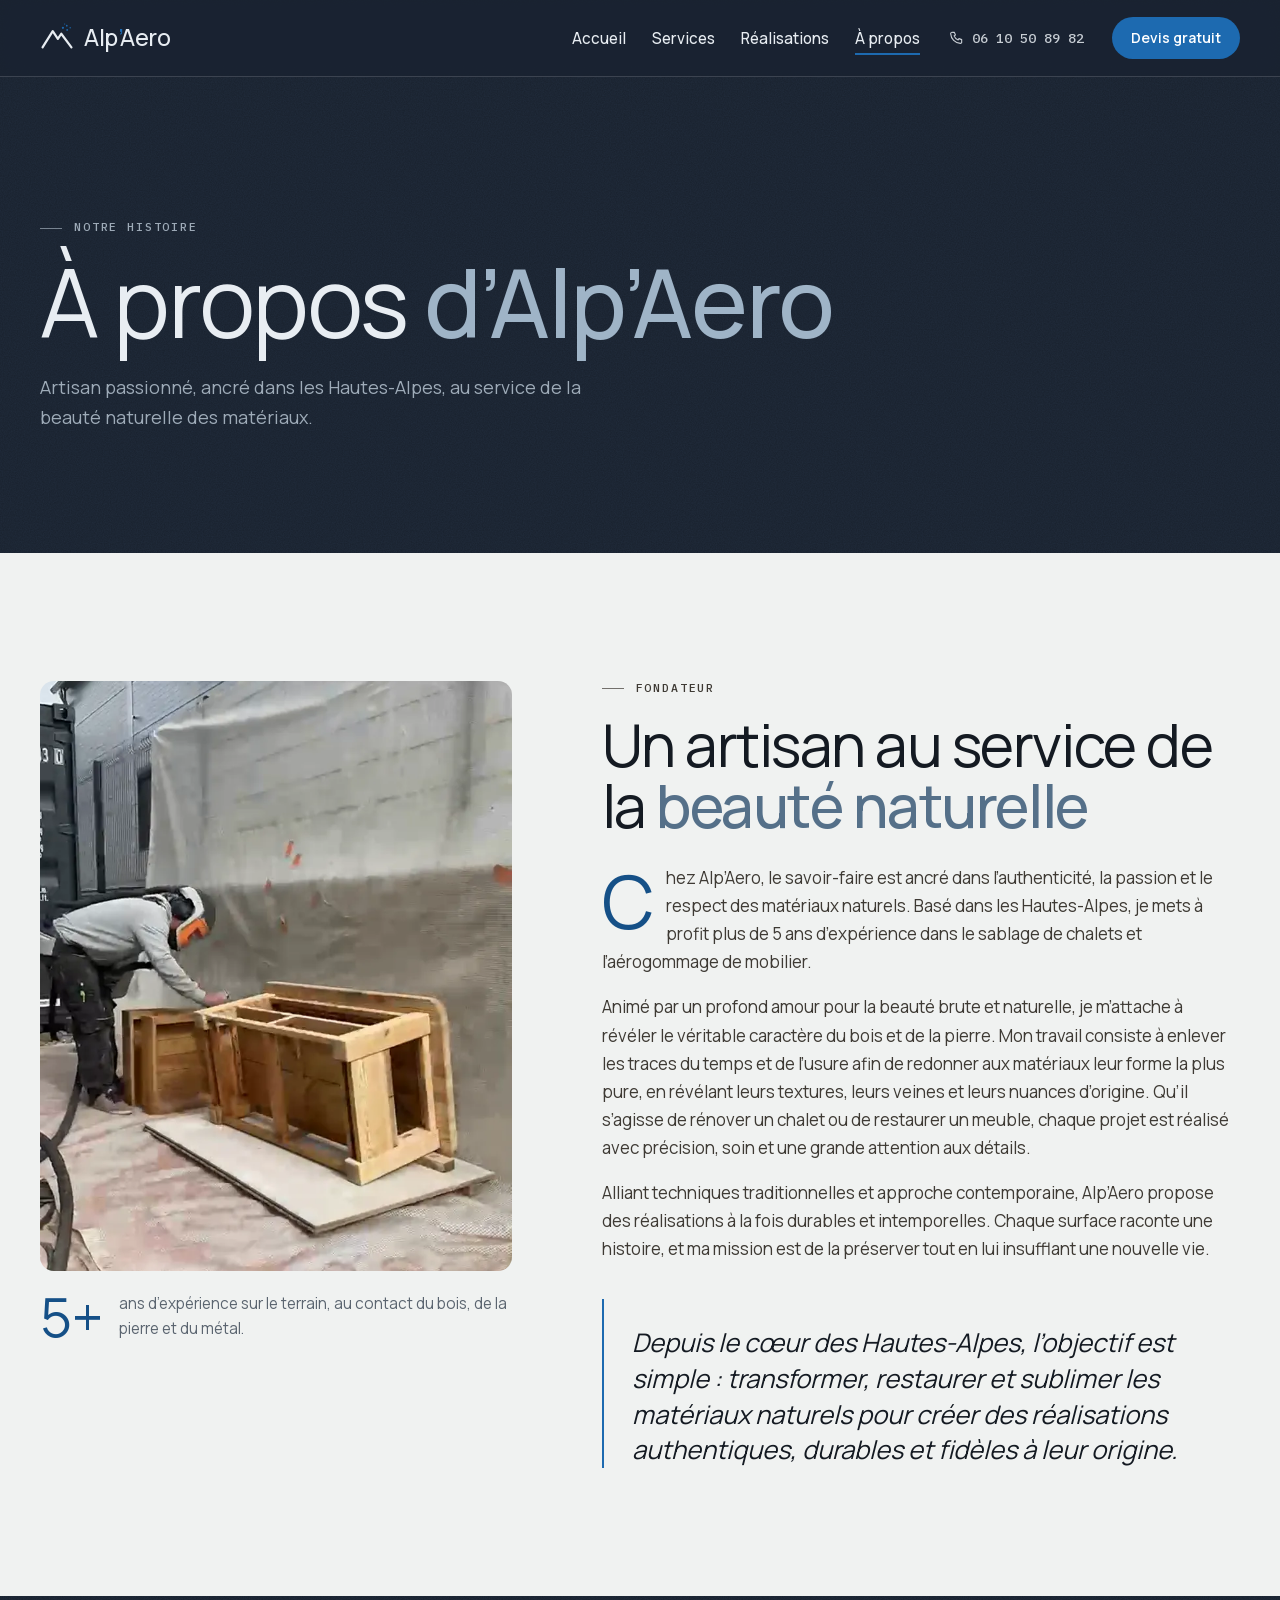
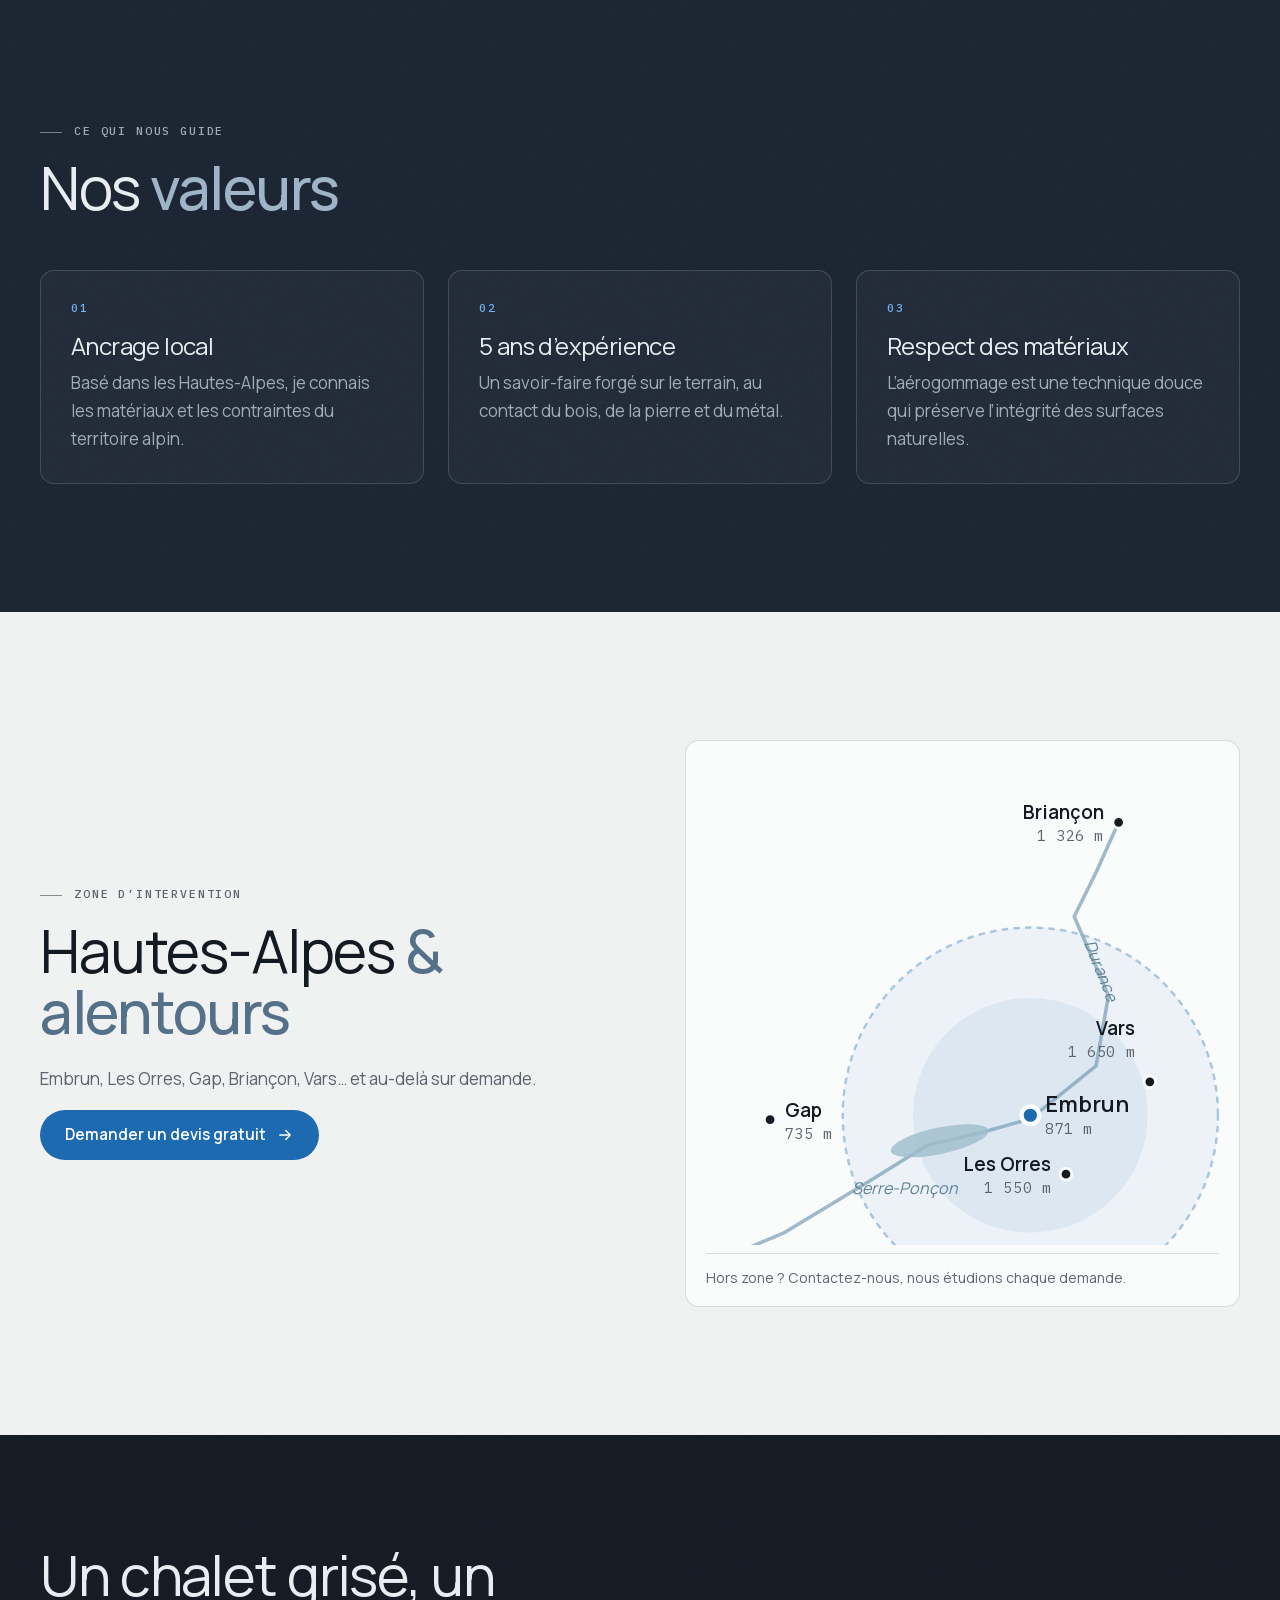
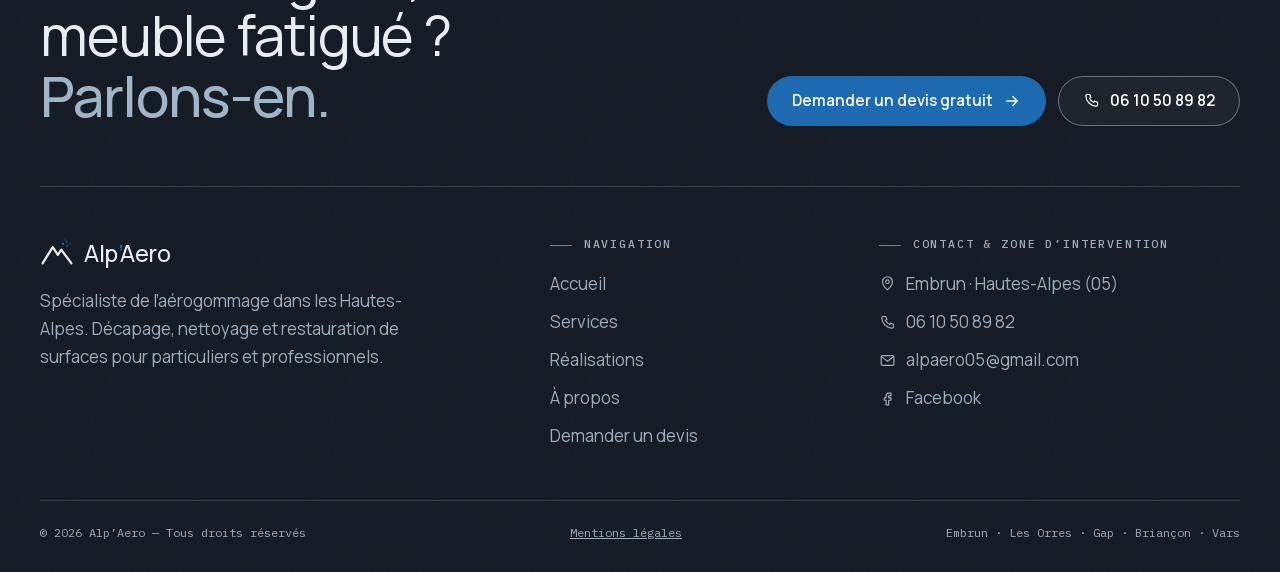
<file: a-propos/index.html>
<!doctype html><html lang="fr"><head><meta charset="utf-8"><meta name="viewport" content="width=device-width, initial-scale=1">
<title>Artisan Sablage &amp; Aérogommage Embrun | 5 ans d'expérience | Alp'Aero</title><meta name="description" content="Artisan spécialisé en sablage et aérogommage basé à Embrun avec 5 ans d'expérience. Sablage de chalets et restauration de mobilier dans les Hautes-Alpes. ☎ 06 10 50 89 82"><link rel="canonical" href="https://alpaero.fr/a-propos">
<meta name="color-scheme" content="light"><meta name="robots" content="noindex"><meta name="theme-color" content="#141a22">
<meta property="og:type" content="website"><meta property="og:locale" content="fr_FR"><meta property="og:site_name" content="Alp'Aero"><meta property="og:title" content="Artisan Sablage &amp; Aérogommage Embrun | 5 ans d'expérience | Alp'Aero"><meta property="og:description" content="Artisan spécialisé en sablage et aérogommage basé à Embrun avec 5 ans d'expérience. Sablage de chalets et restauration de mobilier dans les Hautes-Alpes. ☎ 06 10 50 89 82"><meta property="og:url" content="https://alpaero.fr/a-propos"><meta property="og:image" content="https://alpaero.fr/assets/img/chalet-terrasse-2000.webp">
<link rel="icon" href="../assets/img/favicon.svg" type="image/svg+xml">
<link rel="preload" href="../assets/fonts/fraunces.woff2" as="font" type="font/woff2" crossorigin><link rel="preload" href="../assets/fonts/manrope.woff2" as="font" type="font/woff2" crossorigin>
<link rel="stylesheet" href="../assets/css/site.css">
<script>document.documentElement.classList.add('js')</script>

</head><body class="p-a-propos"><a class="skip" href="#main">Aller au contenu</a>
<header class="hd" data-hd><div class="wrap hd-in">
<a class="brand" href="../" aria-label="Alp'Aero, accueil"><svg class="mark" viewBox="0 0 40 40" aria-hidden="true"><path class="mk-m" d="M3 31 15 12l6 9 4-6 12 16"/><g class="mk-g"><circle cx="27" cy="8" r="1.3"/><circle cx="31.5" cy="5.5" r="1"/><circle cx="32" cy="10.5" r="1.1"/><circle cx="35.5" cy="8" r=".8"/><circle cx="29" cy="3.5" r=".7"/></g></svg><span>Alp<i>’</i>Aero</span></a>
<nav class="nav" id="nav" aria-label="Navigation principale"><ul><li><a href="../">Accueil</a></li><li><a href="../services/">Services</a></li><li><a href="../realisations/">Réalisations</a></li><li><a href="../a-propos/" aria-current="page">À propos</a></li></ul>
<a class="nav-tel" href="tel:+33610508982"><svg viewBox="0 0 24 24" aria-hidden="true"><path d="M6.6 3.5h3l1.5 4-2 1.3a11 11 0 0 0 6.1 6.1l1.3-2 4 1.5v3A2 2 0 0 1 18.4 20 15.4 15.4 0 0 1 4 5.6a2 2 0 0 1 2.6-2.1z"/></svg>06 10 50 89 82</a></nav>
<a class="btn btn-o hd-cta" href="../devis/">Devis gratuit</a>
<button class="burger" aria-controls="nav" aria-expanded="false" aria-label="Menu"><span></span><span></span></button>
</div></header><main id="main">
<section class="phero grain"><div class="wrap"><p class="k">Notre histoire</p><h1>À propos <em>d’Alp’Aero</em></h1>
<p class="lede">Artisan passionné, ancré dans les Hautes-Alpes, au service de la beauté naturelle des matériaux.</p></div></section>
<section class="sec"><div class="wrap about">
<figure class="about-img reveal"><img src="../assets/img/nico-action-1000.webp" srcset="../assets/img/nico-action-1000.webp 1000w" sizes="(min-width:900px) 40vw, 100vw" width="720" height="1280" alt="Artisan aérogommeur Alp’Aero au travail, casque et visière" loading="lazy" decoding="async"><figcaption><b>5+</b> ans d’expérience sur le terrain, au contact du bois, de la pierre et du métal.</figcaption></figure>
<div class="about-txt"><p class="k">Fondateur</p><h2>Un artisan au service de la <em>beauté naturelle</em></h2>
<p class="drop">Chez Alp’Aero, le savoir-faire est ancré dans l’authenticité, la passion et le respect des matériaux naturels. Basé dans les Hautes-Alpes, je mets à profit plus de 5 ans d’expérience dans le sablage de chalets et l’aérogommage de mobilier.</p>
<p>Animé par un profond amour pour la beauté brute et naturelle, je m’attache à révéler le véritable caractère du bois et de la pierre. Mon travail consiste à enlever les traces du temps et de l’usure afin de redonner aux matériaux leur forme la plus pure, en révélant leurs textures, leurs veines et leurs nuances d’origine. Qu’il s’agisse de rénover un chalet ou de restaurer un meuble, chaque projet est réalisé avec précision, soin et une grande attention aux détails.</p>
<p>Alliant techniques traditionnelles et approche contemporaine, Alp’Aero propose des réalisations à la fois durables et intemporelles. Chaque surface raconte une histoire, et ma mission est de la préserver tout en lui insufflant une nouvelle vie.</p>
<blockquote>Depuis le cœur des Hautes-Alpes, l’objectif est simple : transformer, restaurer et sublimer les matériaux naturels pour créer des réalisations authentiques, durables et fidèles à leur origine.</blockquote>
</div></div></section>
<section class="sec action grain"><div class="wrap"><div class="sec-hd row"><p class="k">Ce qui nous guide</p><h2>Nos <em>valeurs</em></h2></div>
<div class="values"><div class="val reveal"><span class="num">01</span><h3>Ancrage local</h3><p>Basé dans les Hautes-Alpes, je connais les matériaux et les contraintes du territoire alpin.</p></div><div class="val reveal"><span class="num">02</span><h3>5 ans d’expérience</h3><p>Un savoir-faire forgé sur le terrain, au contact du bois, de la pierre et du métal.</p></div><div class="val reveal"><span class="num">03</span><h3>Respect des matériaux</h3><p>L’aérogommage est une technique douce qui préserve l’intégrité des surfaces naturelles.</p></div></div></div></section>
<section class="sec"><div class="wrap why-in"><div><p class="k">Zone d’intervention</p><h2>Hautes-Alpes <em>& alentours</em></h2><p>Embrun, Les Orres, Gap, Briançon, Vars… et au-delà sur demande.</p><a class="btn btn-o" href="../devis/">Demander un devis gratuit <svg viewBox="0 0 24 24" aria-hidden="true"><path d="M5 12h14M13 6l6 6-6 6"/></svg></a></div><figure class="map" aria-label="Carte de la zone d’intervention autour d’Embrun"><svg viewBox="-10 -10 350 330" role="img"><title>Zone d’intervention : Embrun, Les Orres, Gap, Briançon, Vars</title>
<circle class="m-zone" cx="211.2" cy="231.6" r="128"/><circle class="m-zone2" cx="211.2" cy="231.6" r="80"/>
<polyline class="m-river" points="271.4,31.8 256.0,66.0 241.1,96.0 264.5,150.0 256.0,198.0 211.2,234.0 179.2,243.0 140.8,252.0 102.4,276.0 42.7,312.0 0.0,330.0"/><ellipse class="m-lake" cx="149.3" cy="249.0" rx="34" ry="9" transform="rotate(-12 149.3 249.0)"/>
<text class="m-lbl-s" x="89.6" y="285">Serre-Ponçon</text><text class="m-lbl-s" x="247.5" y="114.0" transform="rotate(68 247.5 114.0)">Durance</text>
<g class="m-town"><circle cx="271.4" cy="31.8" r="4"/><text x="261.4" y="29.8" text-anchor="end">Briançon</text><text class="m-alt" x="261.4" y="44.8" text-anchor="end">1 326 m</text></g><g class="m-town"><circle cx="292.7" cy="208.8" r="4"/><text x="282.7" y="176.8" text-anchor="end">Vars</text><text class="m-alt" x="282.7" y="191.8" text-anchor="end">1 650 m</text></g><g class="m-town home"><circle cx="211.2" cy="231.6" r="6"/><text x="221.2" y="229.6" text-anchor="start">Embrun</text><text class="m-alt" x="221.2" y="244.6" text-anchor="start">871 m</text></g><g class="m-town"><circle cx="235.5" cy="271.8" r="4"/><text x="225.5" y="269.8" text-anchor="end">Les Orres</text><text class="m-alt" x="225.5" y="284.8" text-anchor="end">1 550 m</text></g><g class="m-town"><circle cx="33.7" cy="234.6" r="4"/><text x="43.7" y="232.6" text-anchor="start">Gap</text><text class="m-alt" x="43.7" y="247.6" text-anchor="start">735 m</text></g>
</svg><figcaption>Hors zone&nbsp;? Contactez-nous, nous étudions chaque demande.</figcaption></figure></div></section></main><footer class="ft grain"><div class="wrap">
<div class="ft-top"><p class="ft-big">Un chalet grisé, un meuble fatigué&nbsp;?<br><em>Parlons-en.</em></p>
<div class="ft-act"><a class="btn btn-o" href="../devis/">Demander un devis gratuit <svg viewBox="0 0 24 24" aria-hidden="true"><path d="M5 12h14M13 6l6 6-6 6"/></svg></a><a class="btn btn-ghost" href="tel:+33610508982"><svg viewBox="0 0 24 24" aria-hidden="true"><path d="M6.6 3.5h3l1.5 4-2 1.3a11 11 0 0 0 6.1 6.1l1.3-2 4 1.5v3A2 2 0 0 1 18.4 20 15.4 15.4 0 0 1 4 5.6a2 2 0 0 1 2.6-2.1z"/></svg>06 10 50 89 82</a></div></div>
<div class="ft-cols">
<div><a class="brand" href="../"><svg class="mark" viewBox="0 0 40 40" aria-hidden="true"><path class="mk-m" d="M3 31 15 12l6 9 4-6 12 16"/><g class="mk-g"><circle cx="27" cy="8" r="1.3"/><circle cx="31.5" cy="5.5" r="1"/><circle cx="32" cy="10.5" r="1.1"/><circle cx="35.5" cy="8" r=".8"/><circle cx="29" cy="3.5" r=".7"/></g></svg><span>Alp<i>’</i>Aero</span></a><p>Spécialiste de l’aérogommage dans les Hautes-Alpes. Décapage, nettoyage et restauration de surfaces pour particuliers et professionnels.</p></div>
<div><p class="k">Navigation</p><ul><li><a href="../">Accueil</a></li><li><a href="../services/">Services</a></li><li><a href="../realisations/">Réalisations</a></li><li><a href="../a-propos/">À propos</a></li><li><a href="../devis/">Demander un devis</a></li></ul></div>
<div><p class="k">Contact & zone d’intervention</p><ul class="ft-c"><li><svg viewBox="0 0 24 24" aria-hidden="true"><path d="M12 21s-7-6.2-7-11.5a7 7 0 0 1 14 0C19 14.8 12 21 12 21z"/><circle cx="12" cy="9.5" r="2.5"/></svg>Embrun · Hautes-Alpes (05)</li><li><a href="tel:+33610508982"><svg viewBox="0 0 24 24" aria-hidden="true"><path d="M6.6 3.5h3l1.5 4-2 1.3a11 11 0 0 0 6.1 6.1l1.3-2 4 1.5v3A2 2 0 0 1 18.4 20 15.4 15.4 0 0 1 4 5.6a2 2 0 0 1 2.6-2.1z"/></svg>06 10 50 89 82</a></li><li><a href="mailto:alpaero05@gmail.com"><svg viewBox="0 0 24 24" aria-hidden="true"><rect x="3" y="5" width="18" height="14" rx="2"/><path d="m3.5 6.5 8.5 6.5 8.5-6.5"/></svg>alpaero05@gmail.com</a></li><li><a href="https://www.facebook.com/alpaero" rel="noopener" target="_blank"><svg viewBox="0 0 24 24" aria-hidden="true"><path d="M14 8h3V4.5h-3c-2.5 0-4 1.7-4 4.2V11H7.5v3.5H10V21h3.6v-6.5h3l.5-3.5h-3.5V9c0-.6.4-1 1-1z"/></svg>Facebook</a></li></ul></div>
</div>
<div class="ft-bot"><span>© 2026 Alp’Aero — Tous droits réservés</span><a href="../mentions-legales/">Mentions légales</a><span>Embrun · Les Orres · Gap · Briançon · Vars</span></div>
</div></footer>
<a class="fab" href="tel:+33610508982" aria-label="Appeler Alp'Aero"><svg viewBox="0 0 24 24" aria-hidden="true"><path d="M6.6 3.5h3l1.5 4-2 1.3a11 11 0 0 0 6.1 6.1l1.3-2 4 1.5v3A2 2 0 0 1 18.4 20 15.4 15.4 0 0 1 4 5.6a2 2 0 0 1 2.6-2.1z"/></svg></a>
<dialog class="lb" data-lb><button class="lb-x" aria-label="Fermer">×</button><img alt=""><p></p></dialog>
<script src="../assets/js/site.js" defer></script></body></html>
</file>
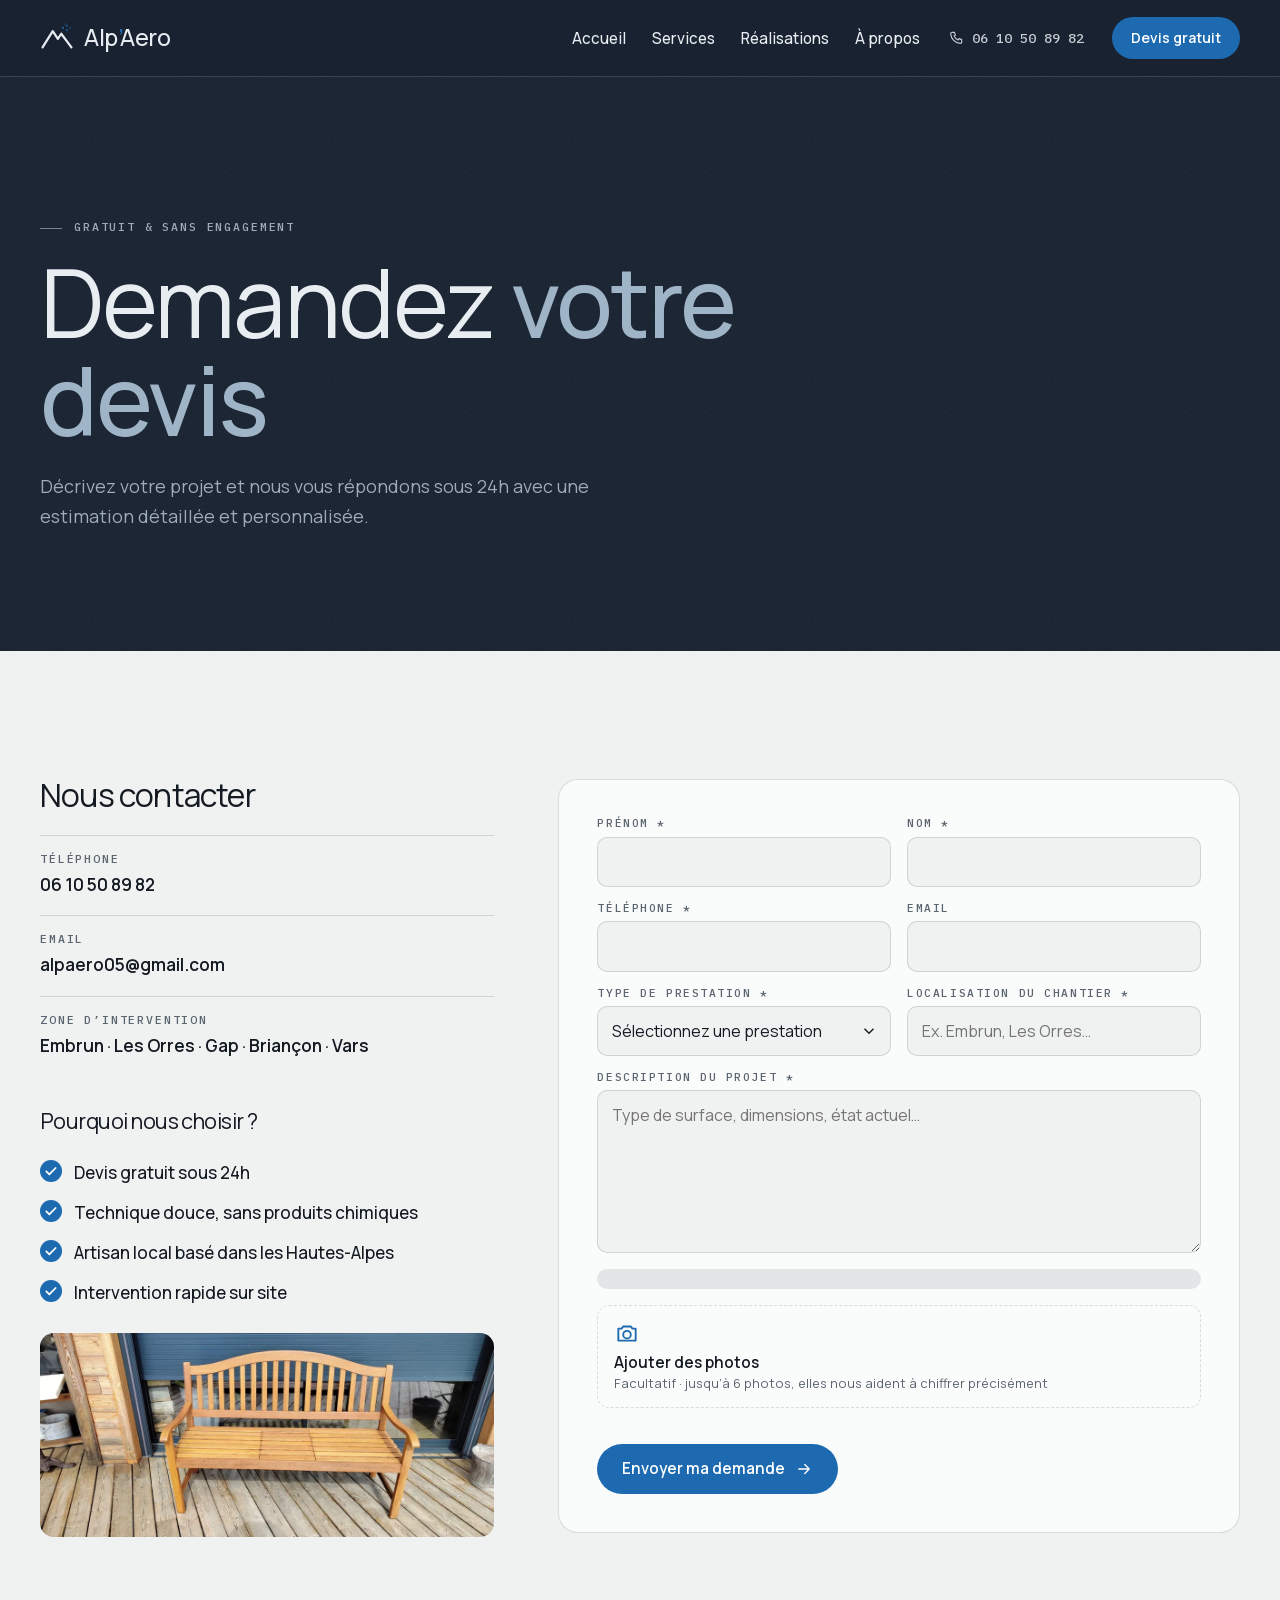
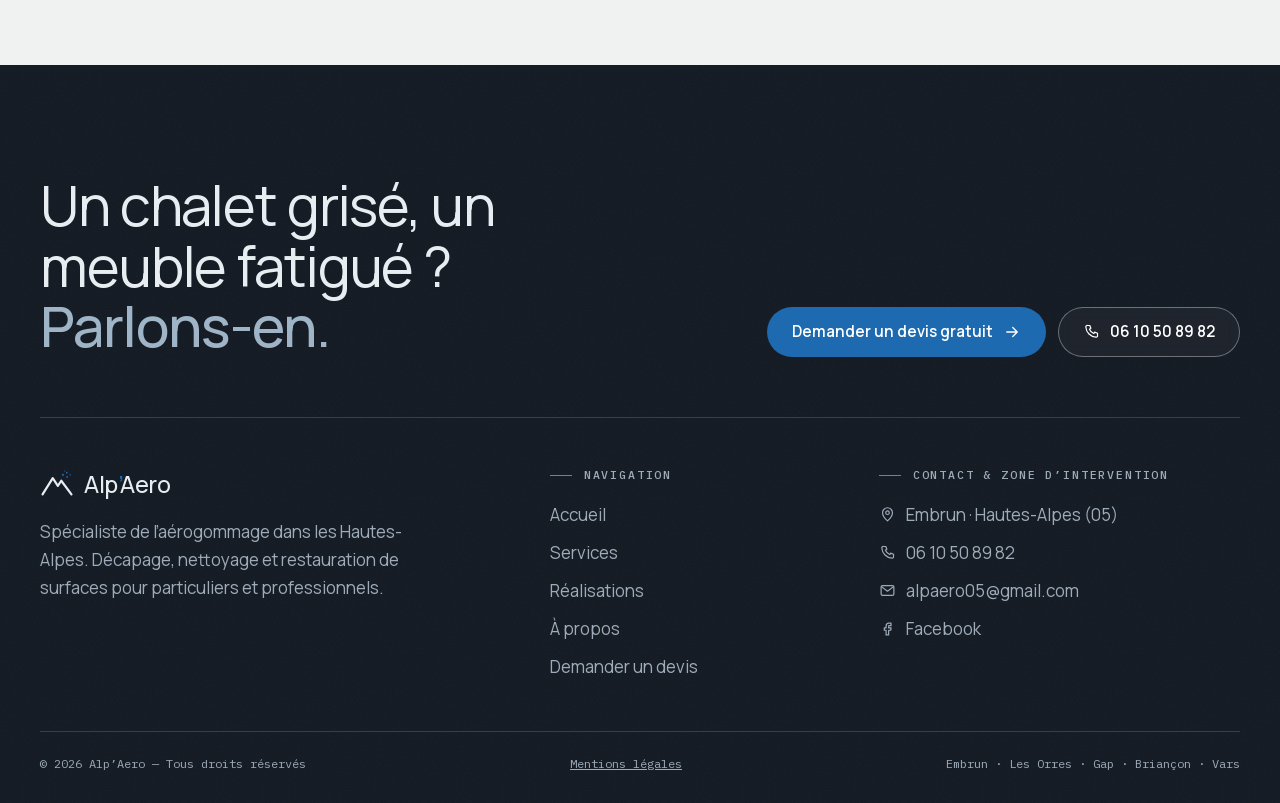
<file: devis/index.html>
<!doctype html><html lang="fr"><head><meta charset="utf-8"><meta name="viewport" content="width=device-width, initial-scale=1">
<title>Devis Sablage Embrun Gratuit | Aérogommage | Réponse 24h | Alp'Aero</title><meta name="description" content="Demandez votre devis gratuit pour sablage et aérogommage à Embrun et Hautes-Alpes. Sablage chalets, restauration meubles. Réponse sous 24h. ☎ 06 10 50 89 82"><link rel="canonical" href="https://alpaero.fr/devis">
<meta name="color-scheme" content="light"><meta name="robots" content="noindex"><meta name="theme-color" content="#141a22">
<meta property="og:type" content="website"><meta property="og:locale" content="fr_FR"><meta property="og:site_name" content="Alp'Aero"><meta property="og:title" content="Devis Sablage Embrun Gratuit | Aérogommage | Réponse 24h | Alp'Aero"><meta property="og:description" content="Demandez votre devis gratuit pour sablage et aérogommage à Embrun et Hautes-Alpes. Sablage chalets, restauration meubles. Réponse sous 24h. ☎ 06 10 50 89 82"><meta property="og:url" content="https://alpaero.fr/devis"><meta property="og:image" content="https://alpaero.fr/assets/img/chalet-terrasse-2000.webp">
<link rel="icon" href="../assets/img/favicon.svg" type="image/svg+xml">
<link rel="preload" href="../assets/fonts/fraunces.woff2" as="font" type="font/woff2" crossorigin><link rel="preload" href="../assets/fonts/manrope.woff2" as="font" type="font/woff2" crossorigin>
<link rel="stylesheet" href="../assets/css/site.css">
<script>document.documentElement.classList.add('js')</script>

</head><body class="p-devis"><a class="skip" href="#main">Aller au contenu</a>
<header class="hd" data-hd><div class="wrap hd-in">
<a class="brand" href="../" aria-label="Alp'Aero, accueil"><svg class="mark" viewBox="0 0 40 40" aria-hidden="true"><path class="mk-m" d="M3 31 15 12l6 9 4-6 12 16"/><g class="mk-g"><circle cx="27" cy="8" r="1.3"/><circle cx="31.5" cy="5.5" r="1"/><circle cx="32" cy="10.5" r="1.1"/><circle cx="35.5" cy="8" r=".8"/><circle cx="29" cy="3.5" r=".7"/></g></svg><span>Alp<i>’</i>Aero</span></a>
<nav class="nav" id="nav" aria-label="Navigation principale"><ul><li><a href="../">Accueil</a></li><li><a href="../services/">Services</a></li><li><a href="../realisations/">Réalisations</a></li><li><a href="../a-propos/">À propos</a></li></ul>
<a class="nav-tel" href="tel:+33610508982"><svg viewBox="0 0 24 24" aria-hidden="true"><path d="M6.6 3.5h3l1.5 4-2 1.3a11 11 0 0 0 6.1 6.1l1.3-2 4 1.5v3A2 2 0 0 1 18.4 20 15.4 15.4 0 0 1 4 5.6a2 2 0 0 1 2.6-2.1z"/></svg>06 10 50 89 82</a></nav>
<a class="btn btn-o hd-cta" href="../devis/">Devis gratuit</a>
<button class="burger" aria-controls="nav" aria-expanded="false" aria-label="Menu"><span></span><span></span></button>
</div></header><main id="main">
<section class="phero grain"><div class="wrap"><p class="k">Gratuit & sans engagement</p><h1>Demandez <em>votre devis</em></h1>
<p class="lede">Décrivez votre projet et nous vous répondons sous 24h avec une estimation détaillée et personnalisée.</p></div></section>
<section class="sec"><div class="wrap devis">
<aside class="devis-side"><h2>Nous contacter</h2>
<a class="cline" href="tel:+33610508982"><span class="k">Téléphone</span><b>06 10 50 89 82</b></a>
<a class="cline" href="mailto:alpaero05@gmail.com"><span class="k">Email</span><b>alpaero05@gmail.com</b></a>
<div class="cline"><span class="k">Zone d’intervention</span><b>Embrun · Les Orres · Gap · Briançon · Vars</b></div>
<h3>Pourquoi nous choisir&nbsp;?</h3><ul class="ticks"><li><svg viewBox="0 0 24 24" aria-hidden="true"><path d="m5 12.5 4.5 4.5L19 7.5"/></svg>Devis gratuit sous 24h</li><li><svg viewBox="0 0 24 24" aria-hidden="true"><path d="m5 12.5 4.5 4.5L19 7.5"/></svg>Technique douce, sans produits chimiques</li><li><svg viewBox="0 0 24 24" aria-hidden="true"><path d="m5 12.5 4.5 4.5L19 7.5"/></svg>Artisan local basé dans les Hautes-Alpes</li><li><svg viewBox="0 0 24 24" aria-hidden="true"><path d="m5 12.5 4.5 4.5L19 7.5"/></svg>Intervention rapide sur site</li></ul>
<div class="side-img"><img src="../assets/img/banc-apres-1000.webp" srcset="../assets/img/banc-apres-1000.webp 1000w, ../assets/img/banc-apres-2000.webp 2000w" sizes="(min-width:900px) 35vw, 100vw" width="1000" height="450" alt="Banc de terrasse après aérogommage" loading="lazy" decoding="async"></div></aside>
<div class="card card-l"><form class="form" data-form novalidate action="/api/devis" method="post">
<div class="f2"><label>Prénom *<input name="prenom" autocomplete="given-name" required></label><label>Nom *<input name="nom" autocomplete="family-name" required></label></div>
<div class="f2"><label>Téléphone *<input name="telephone" type="tel" autocomplete="tel" inputmode="tel" required></label><label>Email<input name="email" type="email" autocomplete="email"></label></div>
<div class="f2"><label>Type de prestation *<select name="prestation" required><option value="">Sélectionnez une prestation</option><option>Sablage de chalets</option><option>Aérogommage de meubles</option><option>Aérogommage métal & pierre</option><option>Autre</option></select></label><label>Localisation du chantier *<input name="localisation" placeholder="Ex. Embrun, Les Orres…" required></label></div>
<label>Description du projet *<textarea name="description" rows="6" placeholder="Type de surface, dimensions, état actuel…" required></textarea></label>
<div class="f-simu" hidden></div>
<label class="f-photos"><svg viewBox="0 0 24 24" aria-hidden="true"><path d="M4 8h3l1.5-2h7L17 8h3v11H4z"/><circle cx="12" cy="13.5" r="3.5"/></svg><span><b>Ajouter des photos</b><small data-photo-hint>Facultatif · jusqu’à 6 photos, elles nous aident à chiffrer précisément</small></span><input type="file" name="photos" accept="image/*" multiple class="vh"></label>
<div class="f-thumbs" hidden></div>
<input type="hidden" name="finition"><input type="hidden" name="t">
<label class="vh" aria-hidden="true">Ne pas remplir<input name="site" tabindex="-1" autocomplete="off"></label>
<button class="btn btn-o" type="submit">Envoyer ma demande <svg viewBox="0 0 24 24" aria-hidden="true"><path d="M5 12h14M13 6l6 6-6 6"/></svg></button>
<p class="f-msg" role="status" hidden></p></form></div>
</div></section></main><footer class="ft grain"><div class="wrap">
<div class="ft-top"><p class="ft-big">Un chalet grisé, un meuble fatigué&nbsp;?<br><em>Parlons-en.</em></p>
<div class="ft-act"><a class="btn btn-o" href="../devis/">Demander un devis gratuit <svg viewBox="0 0 24 24" aria-hidden="true"><path d="M5 12h14M13 6l6 6-6 6"/></svg></a><a class="btn btn-ghost" href="tel:+33610508982"><svg viewBox="0 0 24 24" aria-hidden="true"><path d="M6.6 3.5h3l1.5 4-2 1.3a11 11 0 0 0 6.1 6.1l1.3-2 4 1.5v3A2 2 0 0 1 18.4 20 15.4 15.4 0 0 1 4 5.6a2 2 0 0 1 2.6-2.1z"/></svg>06 10 50 89 82</a></div></div>
<div class="ft-cols">
<div><a class="brand" href="../"><svg class="mark" viewBox="0 0 40 40" aria-hidden="true"><path class="mk-m" d="M3 31 15 12l6 9 4-6 12 16"/><g class="mk-g"><circle cx="27" cy="8" r="1.3"/><circle cx="31.5" cy="5.5" r="1"/><circle cx="32" cy="10.5" r="1.1"/><circle cx="35.5" cy="8" r=".8"/><circle cx="29" cy="3.5" r=".7"/></g></svg><span>Alp<i>’</i>Aero</span></a><p>Spécialiste de l’aérogommage dans les Hautes-Alpes. Décapage, nettoyage et restauration de surfaces pour particuliers et professionnels.</p></div>
<div><p class="k">Navigation</p><ul><li><a href="../">Accueil</a></li><li><a href="../services/">Services</a></li><li><a href="../realisations/">Réalisations</a></li><li><a href="../a-propos/">À propos</a></li><li><a href="../devis/">Demander un devis</a></li></ul></div>
<div><p class="k">Contact & zone d’intervention</p><ul class="ft-c"><li><svg viewBox="0 0 24 24" aria-hidden="true"><path d="M12 21s-7-6.2-7-11.5a7 7 0 0 1 14 0C19 14.8 12 21 12 21z"/><circle cx="12" cy="9.5" r="2.5"/></svg>Embrun · Hautes-Alpes (05)</li><li><a href="tel:+33610508982"><svg viewBox="0 0 24 24" aria-hidden="true"><path d="M6.6 3.5h3l1.5 4-2 1.3a11 11 0 0 0 6.1 6.1l1.3-2 4 1.5v3A2 2 0 0 1 18.4 20 15.4 15.4 0 0 1 4 5.6a2 2 0 0 1 2.6-2.1z"/></svg>06 10 50 89 82</a></li><li><a href="mailto:alpaero05@gmail.com"><svg viewBox="0 0 24 24" aria-hidden="true"><rect x="3" y="5" width="18" height="14" rx="2"/><path d="m3.5 6.5 8.5 6.5 8.5-6.5"/></svg>alpaero05@gmail.com</a></li><li><a href="https://www.facebook.com/alpaero" rel="noopener" target="_blank"><svg viewBox="0 0 24 24" aria-hidden="true"><path d="M14 8h3V4.5h-3c-2.5 0-4 1.7-4 4.2V11H7.5v3.5H10V21h3.6v-6.5h3l.5-3.5h-3.5V9c0-.6.4-1 1-1z"/></svg>Facebook</a></li></ul></div>
</div>
<div class="ft-bot"><span>© 2026 Alp’Aero — Tous droits réservés</span><a href="../mentions-legales/">Mentions légales</a><span>Embrun · Les Orres · Gap · Briançon · Vars</span></div>
</div></footer>
<a class="fab" href="tel:+33610508982" aria-label="Appeler Alp'Aero"><svg viewBox="0 0 24 24" aria-hidden="true"><path d="M6.6 3.5h3l1.5 4-2 1.3a11 11 0 0 0 6.1 6.1l1.3-2 4 1.5v3A2 2 0 0 1 18.4 20 15.4 15.4 0 0 1 4 5.6a2 2 0 0 1 2.6-2.1z"/></svg></a>
<dialog class="lb" data-lb><button class="lb-x" aria-label="Fermer">×</button><img alt=""><p></p></dialog>
<script src="../assets/js/site.js" defer></script></body></html>
</file>
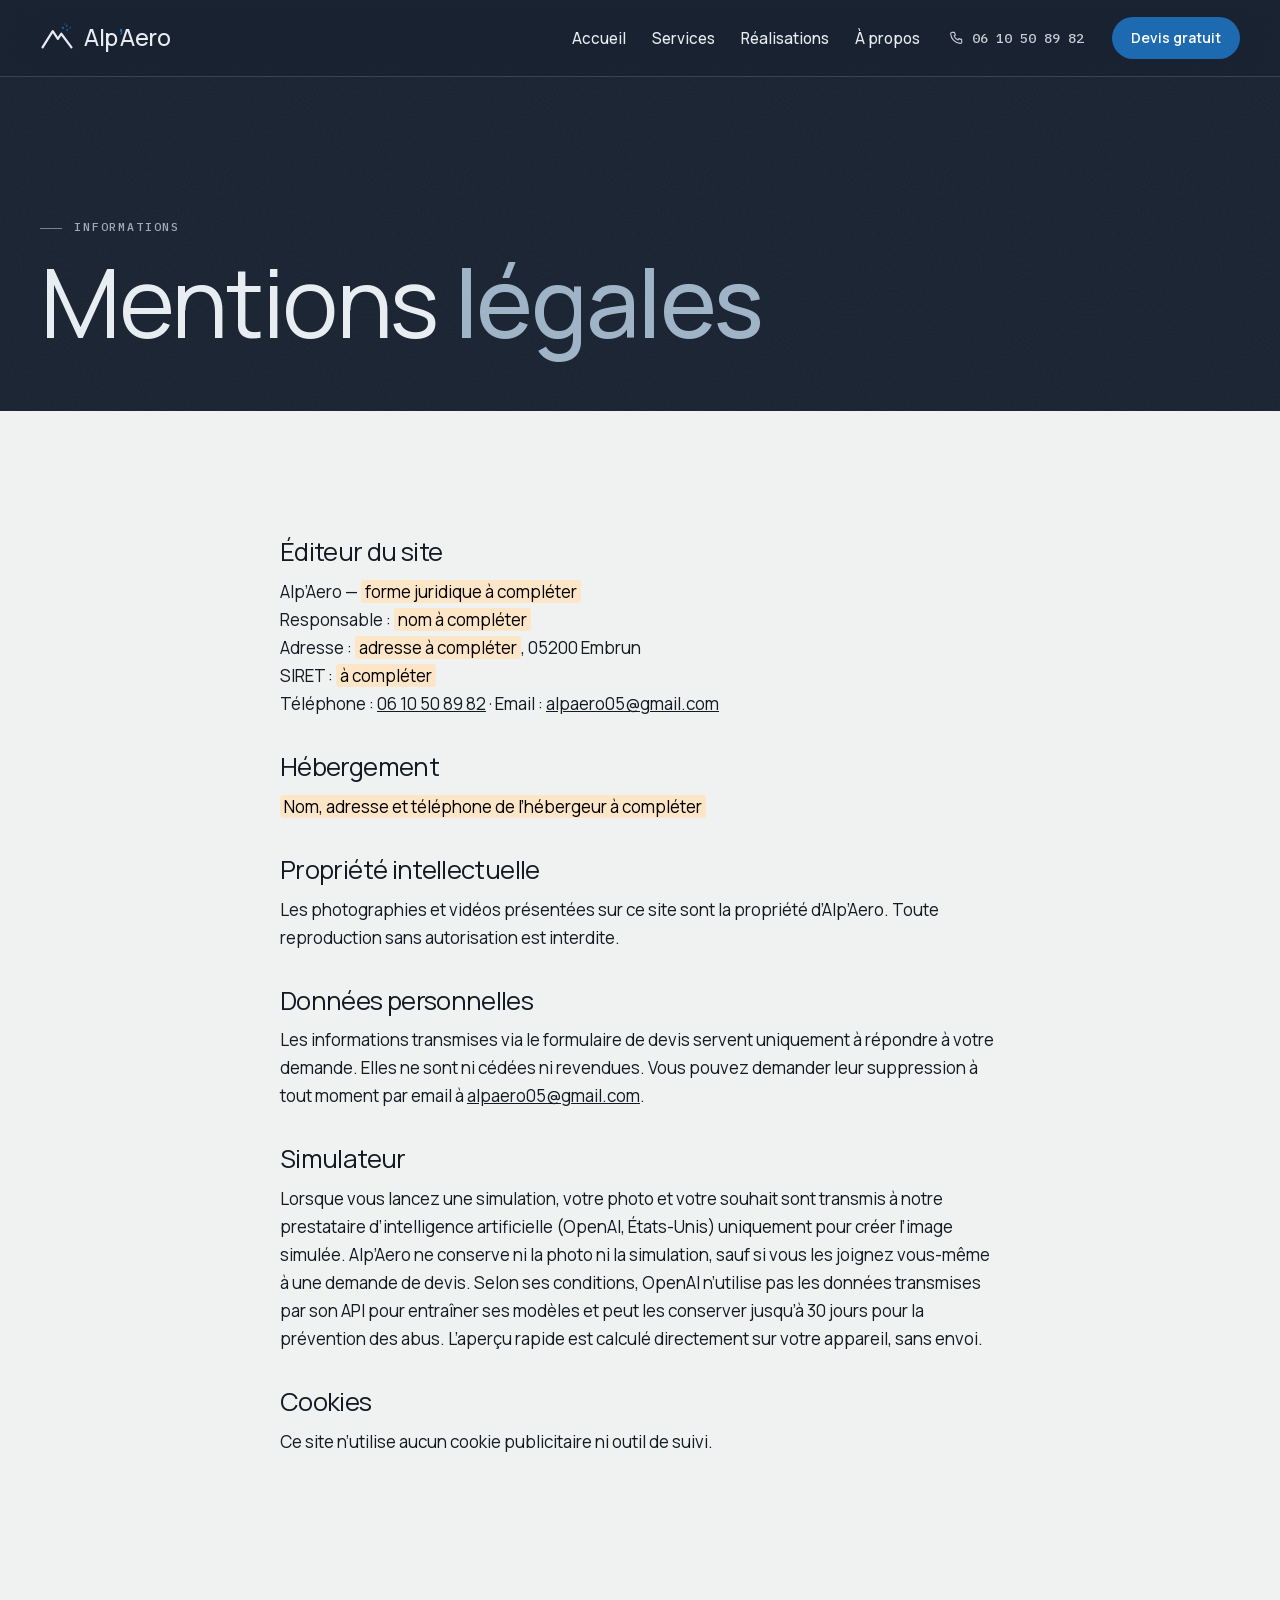
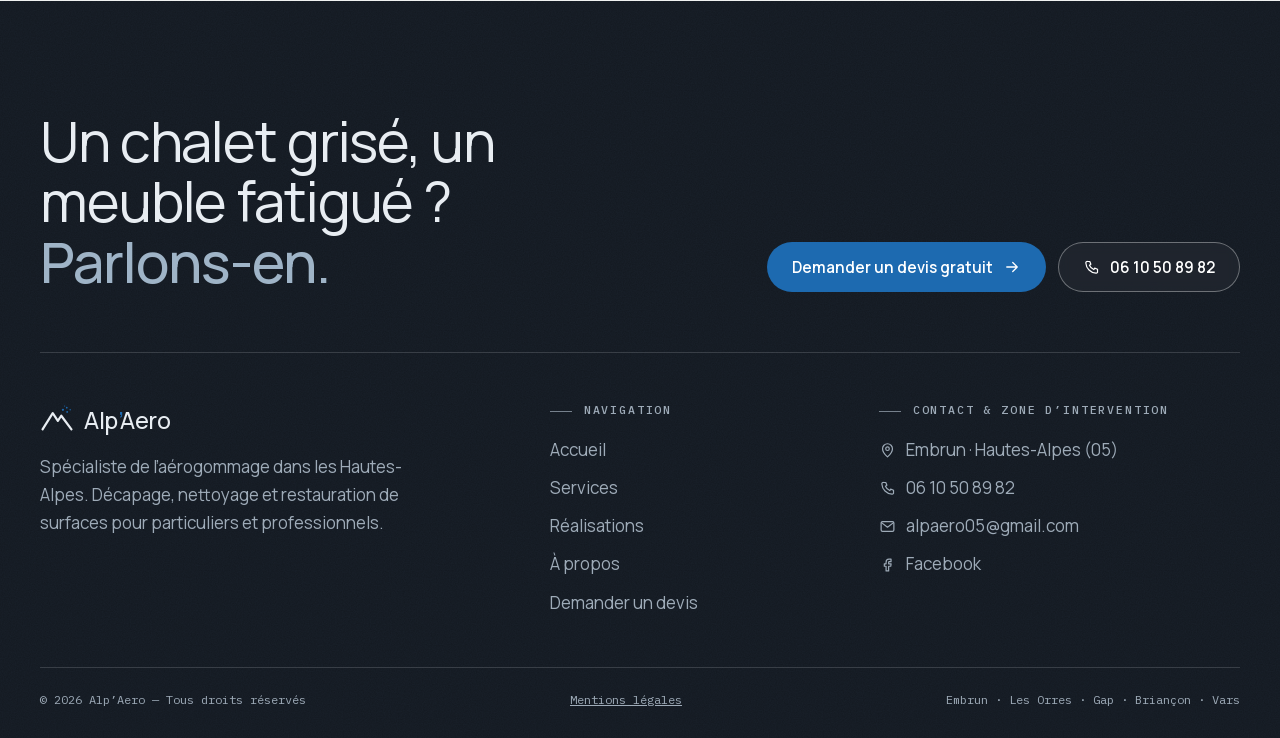
<file: mentions-legales/index.html>
<!doctype html><html lang="fr"><head><meta charset="utf-8"><meta name="viewport" content="width=device-width, initial-scale=1">
<title>Mentions légales | Alp'Aero</title><meta name="description" content="Mentions légales du site Alp'Aero, artisan aérogommeur à Embrun."><link rel="canonical" href="https://alpaero.fr/mentions-legales">
<meta name="color-scheme" content="light"><meta name="robots" content="noindex"><meta name="theme-color" content="#141a22">
<meta property="og:type" content="website"><meta property="og:locale" content="fr_FR"><meta property="og:site_name" content="Alp'Aero"><meta property="og:title" content="Mentions légales | Alp'Aero"><meta property="og:description" content="Mentions légales du site Alp'Aero, artisan aérogommeur à Embrun."><meta property="og:url" content="https://alpaero.fr/mentions-legales"><meta property="og:image" content="https://alpaero.fr/assets/img/chalet-terrasse-2000.webp">
<link rel="icon" href="../assets/img/favicon.svg" type="image/svg+xml">
<link rel="preload" href="../assets/fonts/fraunces.woff2" as="font" type="font/woff2" crossorigin><link rel="preload" href="../assets/fonts/manrope.woff2" as="font" type="font/woff2" crossorigin>
<link rel="stylesheet" href="../assets/css/site.css">
<script>document.documentElement.classList.add('js')</script>

</head><body class="p-mentions-legales"><a class="skip" href="#main">Aller au contenu</a>
<header class="hd" data-hd><div class="wrap hd-in">
<a class="brand" href="../" aria-label="Alp'Aero, accueil"><svg class="mark" viewBox="0 0 40 40" aria-hidden="true"><path class="mk-m" d="M3 31 15 12l6 9 4-6 12 16"/><g class="mk-g"><circle cx="27" cy="8" r="1.3"/><circle cx="31.5" cy="5.5" r="1"/><circle cx="32" cy="10.5" r="1.1"/><circle cx="35.5" cy="8" r=".8"/><circle cx="29" cy="3.5" r=".7"/></g></svg><span>Alp<i>’</i>Aero</span></a>
<nav class="nav" id="nav" aria-label="Navigation principale"><ul><li><a href="../">Accueil</a></li><li><a href="../services/">Services</a></li><li><a href="../realisations/">Réalisations</a></li><li><a href="../a-propos/">À propos</a></li></ul>
<a class="nav-tel" href="tel:+33610508982"><svg viewBox="0 0 24 24" aria-hidden="true"><path d="M6.6 3.5h3l1.5 4-2 1.3a11 11 0 0 0 6.1 6.1l1.3-2 4 1.5v3A2 2 0 0 1 18.4 20 15.4 15.4 0 0 1 4 5.6a2 2 0 0 1 2.6-2.1z"/></svg>06 10 50 89 82</a></nav>
<a class="btn btn-o hd-cta" href="../devis/">Devis gratuit</a>
<button class="burger" aria-controls="nav" aria-expanded="false" aria-label="Menu"><span></span><span></span></button>
</div></header><main id="main">
<section class="phero grain small"><div class="wrap"><p class="k">Informations</p><h1>Mentions <em>légales</em></h1></div></section>
<section class="sec"><div class="wrap prose">
<h2>Éditeur du site</h2><p>Alp’Aero — <mark>forme juridique à compléter</mark><br>Responsable : <mark>nom à compléter</mark><br>Adresse : <mark>adresse à compléter</mark>, 05200 Embrun<br>SIRET : <mark>à compléter</mark><br>Téléphone : <a href="tel:+33610508982">06 10 50 89 82</a> · Email : <a href="mailto:alpaero05@gmail.com">alpaero05@gmail.com</a></p>
<h2>Hébergement</h2><p><mark>Nom, adresse et téléphone de l’hébergeur à compléter</mark></p>
<h2>Propriété intellectuelle</h2><p>Les photographies et vidéos présentées sur ce site sont la propriété d’Alp’Aero. Toute reproduction sans autorisation est interdite.</p>
<h2>Données personnelles</h2><p>Les informations transmises via le formulaire de devis servent uniquement à répondre à votre demande. Elles ne sont ni cédées ni revendues. Vous pouvez demander leur suppression à tout moment par email à <a href="mailto:alpaero05@gmail.com">alpaero05@gmail.com</a>.</p>
<h2>Simulateur</h2><p>Lorsque vous lancez une simulation, votre photo et votre souhait sont transmis à notre prestataire d’intelligence artificielle (OpenAI, États-Unis) uniquement pour créer l’image simulée. Alp’Aero ne conserve ni la photo ni la simulation, sauf si vous les joignez vous-même à une demande de devis. Selon ses conditions, OpenAI n’utilise pas les données transmises par son API pour entraîner ses modèles et peut les conserver jusqu’à 30 jours pour la prévention des abus. L’aperçu rapide est calculé directement sur votre appareil, sans envoi.</p>
<h2>Cookies</h2><p>Ce site n’utilise aucun cookie publicitaire ni outil de suivi.</p>
</div></section></main><footer class="ft grain"><div class="wrap">
<div class="ft-top"><p class="ft-big">Un chalet grisé, un meuble fatigué&nbsp;?<br><em>Parlons-en.</em></p>
<div class="ft-act"><a class="btn btn-o" href="../devis/">Demander un devis gratuit <svg viewBox="0 0 24 24" aria-hidden="true"><path d="M5 12h14M13 6l6 6-6 6"/></svg></a><a class="btn btn-ghost" href="tel:+33610508982"><svg viewBox="0 0 24 24" aria-hidden="true"><path d="M6.6 3.5h3l1.5 4-2 1.3a11 11 0 0 0 6.1 6.1l1.3-2 4 1.5v3A2 2 0 0 1 18.4 20 15.4 15.4 0 0 1 4 5.6a2 2 0 0 1 2.6-2.1z"/></svg>06 10 50 89 82</a></div></div>
<div class="ft-cols">
<div><a class="brand" href="../"><svg class="mark" viewBox="0 0 40 40" aria-hidden="true"><path class="mk-m" d="M3 31 15 12l6 9 4-6 12 16"/><g class="mk-g"><circle cx="27" cy="8" r="1.3"/><circle cx="31.5" cy="5.5" r="1"/><circle cx="32" cy="10.5" r="1.1"/><circle cx="35.5" cy="8" r=".8"/><circle cx="29" cy="3.5" r=".7"/></g></svg><span>Alp<i>’</i>Aero</span></a><p>Spécialiste de l’aérogommage dans les Hautes-Alpes. Décapage, nettoyage et restauration de surfaces pour particuliers et professionnels.</p></div>
<div><p class="k">Navigation</p><ul><li><a href="../">Accueil</a></li><li><a href="../services/">Services</a></li><li><a href="../realisations/">Réalisations</a></li><li><a href="../a-propos/">À propos</a></li><li><a href="../devis/">Demander un devis</a></li></ul></div>
<div><p class="k">Contact & zone d’intervention</p><ul class="ft-c"><li><svg viewBox="0 0 24 24" aria-hidden="true"><path d="M12 21s-7-6.2-7-11.5a7 7 0 0 1 14 0C19 14.8 12 21 12 21z"/><circle cx="12" cy="9.5" r="2.5"/></svg>Embrun · Hautes-Alpes (05)</li><li><a href="tel:+33610508982"><svg viewBox="0 0 24 24" aria-hidden="true"><path d="M6.6 3.5h3l1.5 4-2 1.3a11 11 0 0 0 6.1 6.1l1.3-2 4 1.5v3A2 2 0 0 1 18.4 20 15.4 15.4 0 0 1 4 5.6a2 2 0 0 1 2.6-2.1z"/></svg>06 10 50 89 82</a></li><li><a href="mailto:alpaero05@gmail.com"><svg viewBox="0 0 24 24" aria-hidden="true"><rect x="3" y="5" width="18" height="14" rx="2"/><path d="m3.5 6.5 8.5 6.5 8.5-6.5"/></svg>alpaero05@gmail.com</a></li><li><a href="https://www.facebook.com/alpaero" rel="noopener" target="_blank"><svg viewBox="0 0 24 24" aria-hidden="true"><path d="M14 8h3V4.5h-3c-2.5 0-4 1.7-4 4.2V11H7.5v3.5H10V21h3.6v-6.5h3l.5-3.5h-3.5V9c0-.6.4-1 1-1z"/></svg>Facebook</a></li></ul></div>
</div>
<div class="ft-bot"><span>© 2026 Alp’Aero — Tous droits réservés</span><a href="../mentions-legales/">Mentions légales</a><span>Embrun · Les Orres · Gap · Briançon · Vars</span></div>
</div></footer>
<a class="fab" href="tel:+33610508982" aria-label="Appeler Alp'Aero"><svg viewBox="0 0 24 24" aria-hidden="true"><path d="M6.6 3.5h3l1.5 4-2 1.3a11 11 0 0 0 6.1 6.1l1.3-2 4 1.5v3A2 2 0 0 1 18.4 20 15.4 15.4 0 0 1 4 5.6a2 2 0 0 1 2.6-2.1z"/></svg></a>
<dialog class="lb" data-lb><button class="lb-x" aria-label="Fermer">×</button><img alt=""><p></p></dialog>
<script src="../assets/js/site.js" defer></script></body></html>
</file>
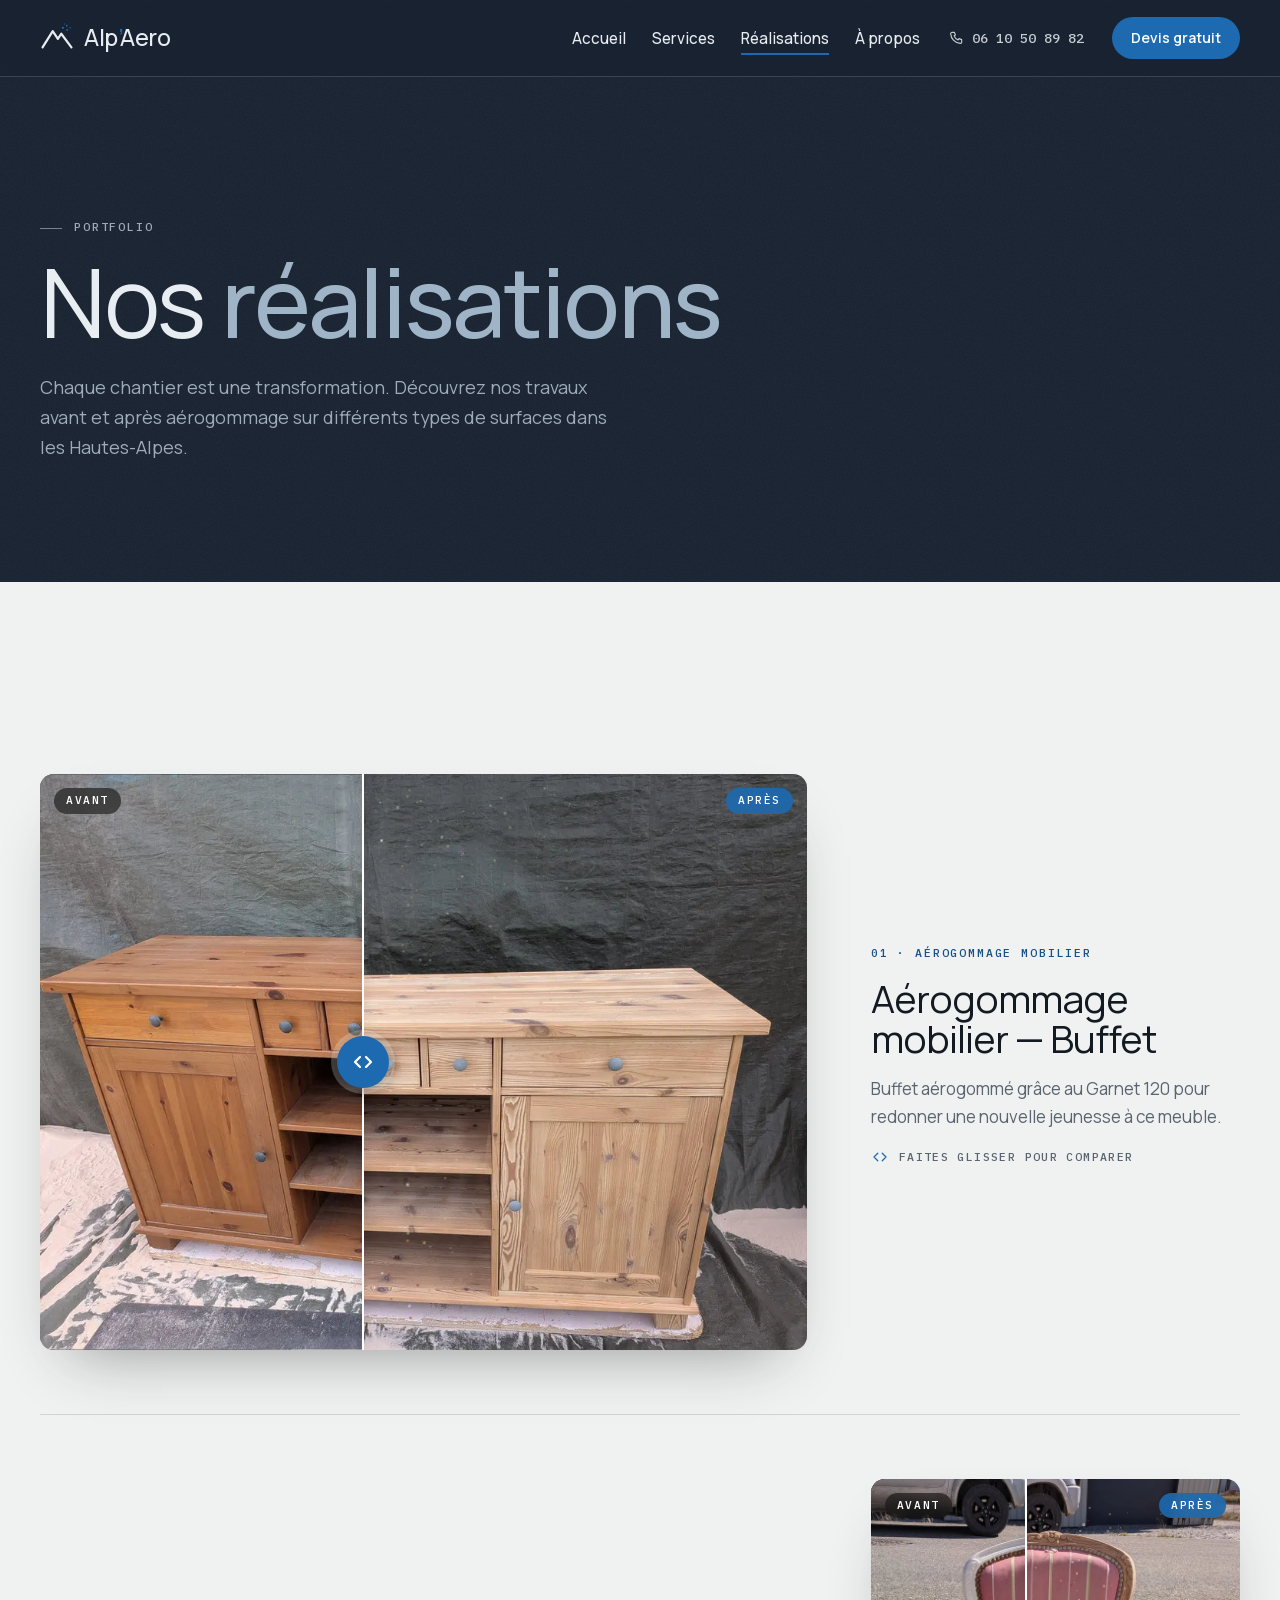
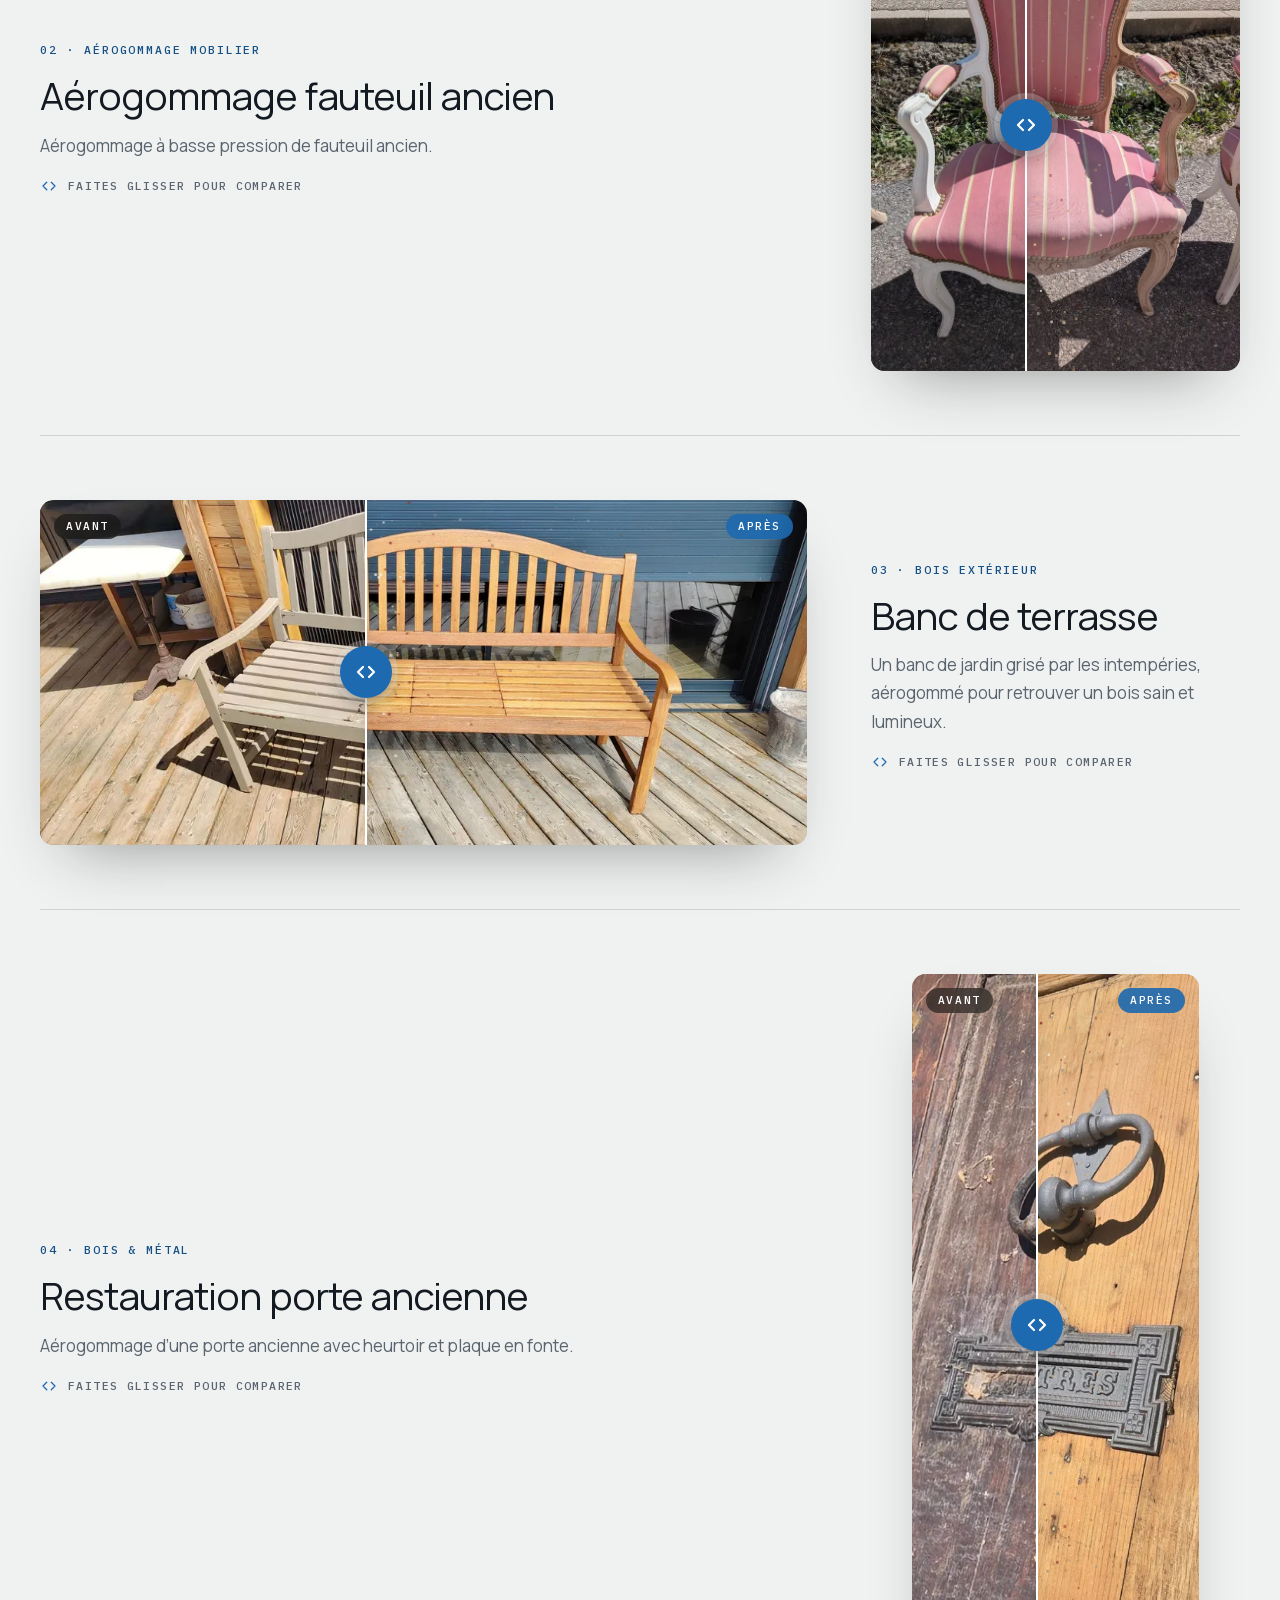
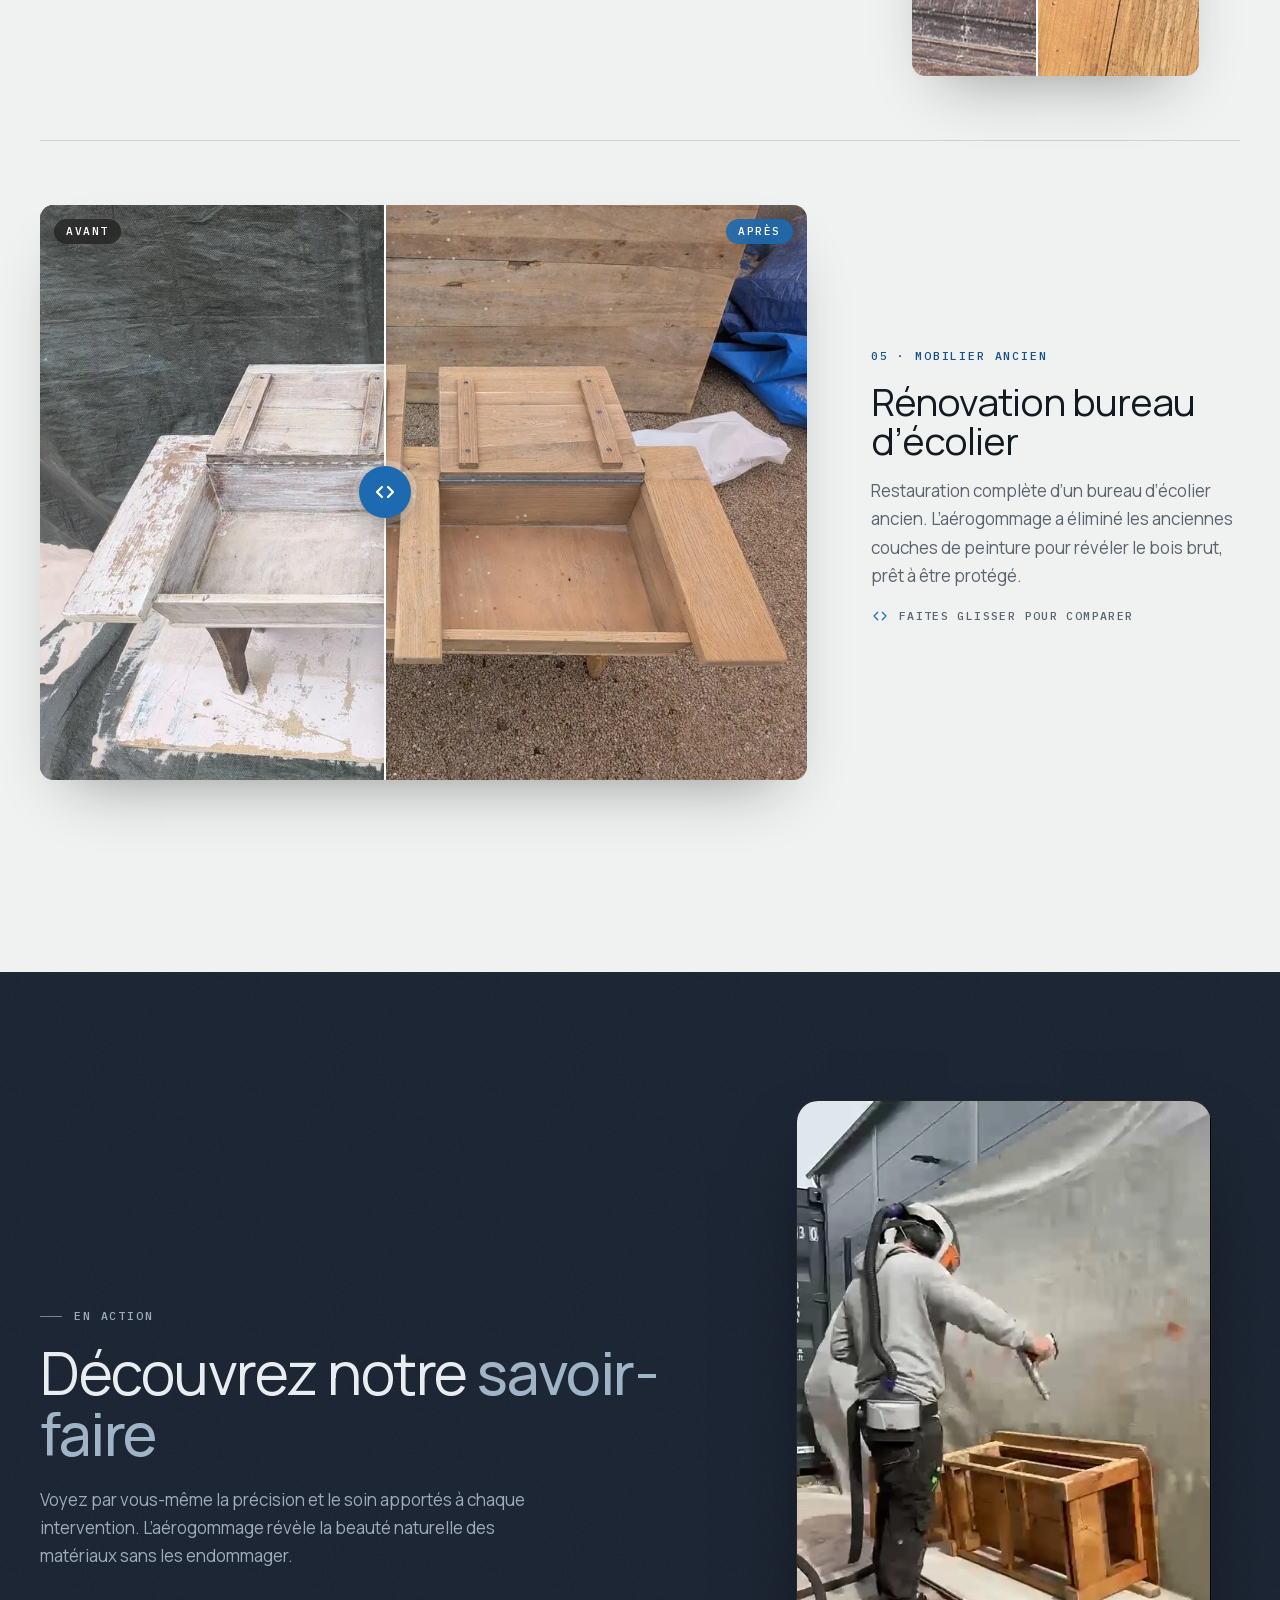
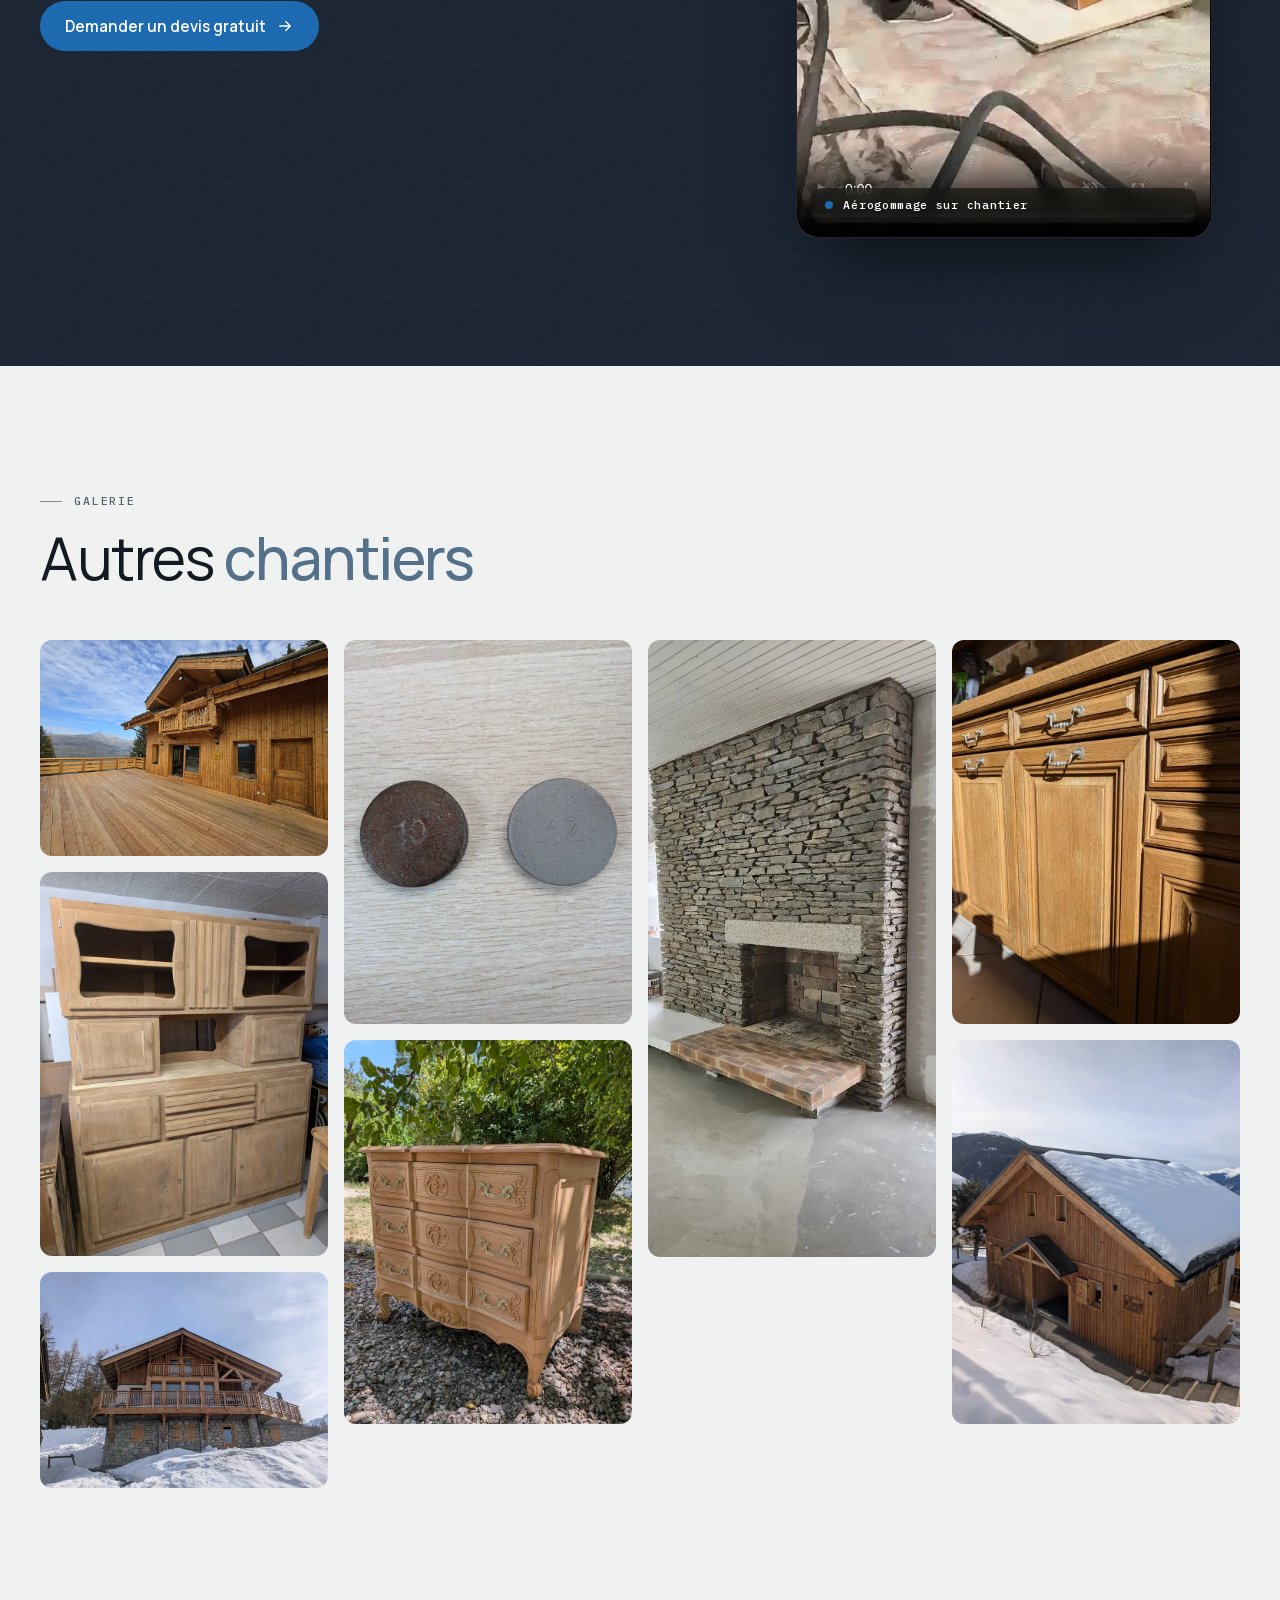
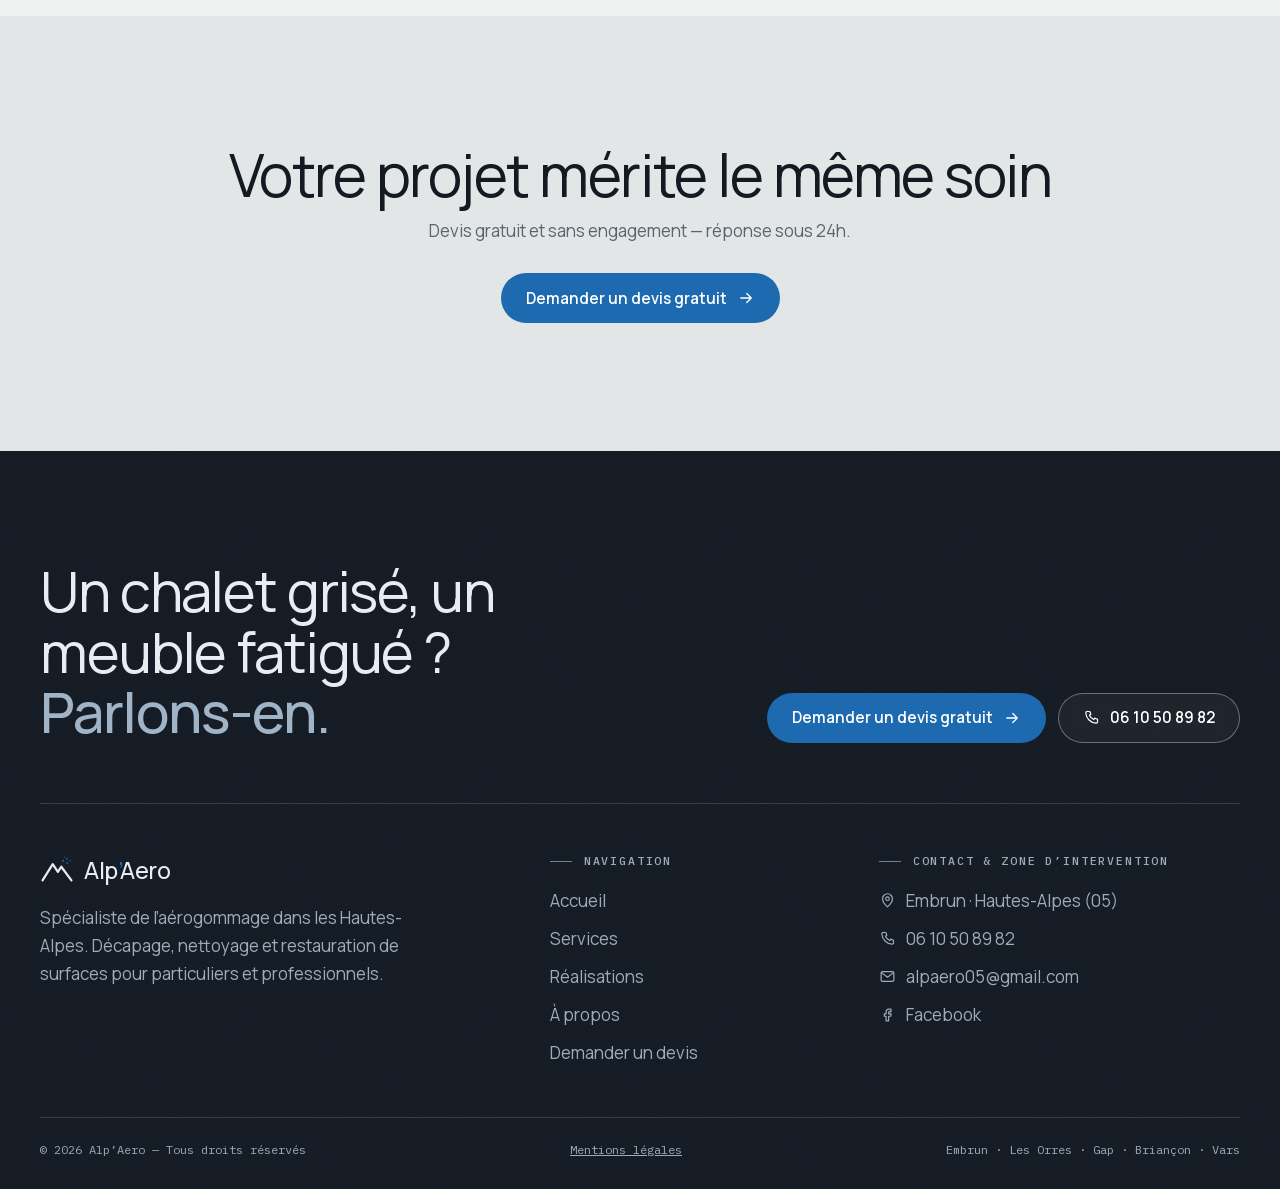
<file: realisations/index.html>
<!doctype html><html lang="fr"><head><meta charset="utf-8"><meta name="viewport" content="width=device-width, initial-scale=1">
<title>Réalisations Sablage &amp; Aérogommage Embrun | Avant/Après | Alp'Aero</title><meta name="description" content="Découvrez nos réalisations de sablage et aérogommage à Embrun et Hautes-Alpes. Photos avant/après : chalets, façades, meubles anciens et surfaces métalliques."><link rel="canonical" href="https://alpaero.fr/realisations">
<meta name="color-scheme" content="light"><meta name="robots" content="noindex"><meta name="theme-color" content="#141a22">
<meta property="og:type" content="website"><meta property="og:locale" content="fr_FR"><meta property="og:site_name" content="Alp'Aero"><meta property="og:title" content="Réalisations Sablage &amp; Aérogommage Embrun | Avant/Après | Alp'Aero"><meta property="og:description" content="Découvrez nos réalisations de sablage et aérogommage à Embrun et Hautes-Alpes. Photos avant/après : chalets, façades, meubles anciens et surfaces métalliques."><meta property="og:url" content="https://alpaero.fr/realisations"><meta property="og:image" content="https://alpaero.fr/assets/img/chalet-terrasse-2000.webp">
<link rel="icon" href="../assets/img/favicon.svg" type="image/svg+xml">
<link rel="preload" href="../assets/fonts/fraunces.woff2" as="font" type="font/woff2" crossorigin><link rel="preload" href="../assets/fonts/manrope.woff2" as="font" type="font/woff2" crossorigin>
<link rel="stylesheet" href="../assets/css/site.css">
<script>document.documentElement.classList.add('js')</script>

</head><body class="p-realisations"><a class="skip" href="#main">Aller au contenu</a>
<header class="hd" data-hd><div class="wrap hd-in">
<a class="brand" href="../" aria-label="Alp'Aero, accueil"><svg class="mark" viewBox="0 0 40 40" aria-hidden="true"><path class="mk-m" d="M3 31 15 12l6 9 4-6 12 16"/><g class="mk-g"><circle cx="27" cy="8" r="1.3"/><circle cx="31.5" cy="5.5" r="1"/><circle cx="32" cy="10.5" r="1.1"/><circle cx="35.5" cy="8" r=".8"/><circle cx="29" cy="3.5" r=".7"/></g></svg><span>Alp<i>’</i>Aero</span></a>
<nav class="nav" id="nav" aria-label="Navigation principale"><ul><li><a href="../">Accueil</a></li><li><a href="../services/">Services</a></li><li><a href="../realisations/" aria-current="page">Réalisations</a></li><li><a href="../a-propos/">À propos</a></li></ul>
<a class="nav-tel" href="tel:+33610508982"><svg viewBox="0 0 24 24" aria-hidden="true"><path d="M6.6 3.5h3l1.5 4-2 1.3a11 11 0 0 0 6.1 6.1l1.3-2 4 1.5v3A2 2 0 0 1 18.4 20 15.4 15.4 0 0 1 4 5.6a2 2 0 0 1 2.6-2.1z"/></svg>06 10 50 89 82</a></nav>
<a class="btn btn-o hd-cta" href="../devis/">Devis gratuit</a>
<button class="burger" aria-controls="nav" aria-expanded="false" aria-label="Menu"><span></span><span></span></button>
</div></header><main id="main">
<section class="phero grain"><div class="wrap"><p class="k">Portfolio</p><h1>Nos <em>réalisations</em></h1>
<p class="lede">Chaque chantier est une transformation. Découvrez nos travaux avant et après aérogommage sur différents types de surfaces dans les Hautes-Alpes.</p></div></section>
<section class="sec"><div class="wrap"><article class="real reveal"><figure class="ba" style="--ar:1000/750" data-ba>
<div class="ba-stage"><img class="ba-a" src="../assets/img/buffet-apres-1000.webp" srcset="../assets/img/buffet-apres-1000.webp 1000w, ../assets/img/buffet-apres-2000.webp 2000w" sizes="(min-width:900px) 60vw, 100vw" width="1000" height="750" alt="Après — Aérogommage mobilier — Buffet" loading="lazy" decoding="async">
<div class="ba-b"><img src="../assets/img/buffet-avant-1000.webp" srcset="../assets/img/buffet-avant-1000.webp 1000w, ../assets/img/buffet-avant-2000.webp 2000w" sizes="(min-width:900px) 60vw, 100vw" width="1000" height="750" alt="Avant — Aérogommage mobilier — Buffet" loading="lazy" decoding="async"></div>
<canvas class="ba-dust" aria-hidden="true"></canvas>
<div class="ba-line" role="slider" tabindex="0" aria-label="Comparer avant et après : Aérogommage mobilier — Buffet" aria-valuemin="0" aria-valuemax="100" aria-valuenow="50"><span class="ba-knob"><svg viewBox="0 0 24 24" aria-hidden="true"><path d="M9 7l-5 5 5 5M15 7l5 5-5 5"/></svg></span></div>
<span class="ba-tag ba-tl">Avant</span><span class="ba-tag ba-tr">Après</span></div></figure><div class="real-txt"><span class="num">01 · Aérogommage mobilier</span><h2>Aérogommage mobilier — Buffet</h2><p>Buffet aérogommé grâce au Garnet 120 pour redonner une nouvelle jeunesse à ce meuble.</p><p class="hint"><svg viewBox="0 0 24 24" aria-hidden="true"><path d="M9 7l-5 5 5 5M15 7l5 5-5 5"/></svg>Faites glisser pour comparer</p></div></article><article class="real rev reveal"><figure class="ba" style="--ar:750/1000" data-ba>
<div class="ba-stage"><img class="ba-a" src="../assets/img/fauteuil-apres-1000.webp" srcset="../assets/img/fauteuil-apres-1000.webp 1000w, ../assets/img/fauteuil-apres-2000.webp 2000w" sizes="(min-width:900px) 60vw, 100vw" width="750" height="1000" alt="Après — Aérogommage fauteuil ancien" loading="lazy" decoding="async">
<div class="ba-b"><img src="../assets/img/fauteuil-avant-1000.webp" srcset="../assets/img/fauteuil-avant-1000.webp 1000w, ../assets/img/fauteuil-avant-2000.webp 2000w" sizes="(min-width:900px) 60vw, 100vw" width="750" height="1000" alt="Avant — Aérogommage fauteuil ancien" loading="lazy" decoding="async"></div>
<canvas class="ba-dust" aria-hidden="true"></canvas>
<div class="ba-line" role="slider" tabindex="0" aria-label="Comparer avant et après : Aérogommage fauteuil ancien" aria-valuemin="0" aria-valuemax="100" aria-valuenow="50"><span class="ba-knob"><svg viewBox="0 0 24 24" aria-hidden="true"><path d="M9 7l-5 5 5 5M15 7l5 5-5 5"/></svg></span></div>
<span class="ba-tag ba-tl">Avant</span><span class="ba-tag ba-tr">Après</span></div></figure><div class="real-txt"><span class="num">02 · Aérogommage mobilier</span><h2>Aérogommage fauteuil ancien</h2><p>Aérogommage à basse pression de fauteuil ancien.</p><p class="hint"><svg viewBox="0 0 24 24" aria-hidden="true"><path d="M9 7l-5 5 5 5M15 7l5 5-5 5"/></svg>Faites glisser pour comparer</p></div></article><article class="real reveal"><figure class="ba" style="--ar:1000/450" data-ba>
<div class="ba-stage"><img class="ba-a" src="../assets/img/banc-apres-1000.webp" srcset="../assets/img/banc-apres-1000.webp 1000w, ../assets/img/banc-apres-2000.webp 2000w" sizes="(min-width:900px) 60vw, 100vw" width="1000" height="450" alt="Après — Banc de terrasse" loading="lazy" decoding="async">
<div class="ba-b"><img src="../assets/img/banc-avant-1000.webp" srcset="../assets/img/banc-avant-1000.webp 1000w, ../assets/img/banc-avant-2000.webp 2000w" sizes="(min-width:900px) 60vw, 100vw" width="1000" height="450" alt="Avant — Banc de terrasse" loading="lazy" decoding="async"></div>
<canvas class="ba-dust" aria-hidden="true"></canvas>
<div class="ba-line" role="slider" tabindex="0" aria-label="Comparer avant et après : Banc de terrasse" aria-valuemin="0" aria-valuemax="100" aria-valuenow="50"><span class="ba-knob"><svg viewBox="0 0 24 24" aria-hidden="true"><path d="M9 7l-5 5 5 5M15 7l5 5-5 5"/></svg></span></div>
<span class="ba-tag ba-tl">Avant</span><span class="ba-tag ba-tr">Après</span></div></figure><div class="real-txt"><span class="num">03 · Bois extérieur</span><h2>Banc de terrasse</h2><p>Un banc de jardin grisé par les intempéries, aérogommé pour retrouver un bois sain et lumineux.</p><p class="hint"><svg viewBox="0 0 24 24" aria-hidden="true"><path d="M9 7l-5 5 5 5M15 7l5 5-5 5"/></svg>Faites glisser pour comparer</p></div></article><article class="real rev reveal"><figure class="ba" style="--ar:409/1000" data-ba>
<div class="ba-stage"><img class="ba-a" src="../assets/img/porte-apres-1000.webp" srcset="../assets/img/porte-apres-1000.webp 1000w, ../assets/img/porte-apres-2000.webp 2000w" sizes="(min-width:900px) 60vw, 100vw" width="409" height="1000" alt="Après — Restauration porte ancienne" loading="lazy" decoding="async">
<div class="ba-b"><img src="../assets/img/porte-avant-1000.webp" srcset="../assets/img/porte-avant-1000.webp 1000w, ../assets/img/porte-avant-2000.webp 2000w" sizes="(min-width:900px) 60vw, 100vw" width="409" height="1000" alt="Avant — Restauration porte ancienne" loading="lazy" decoding="async"></div>
<canvas class="ba-dust" aria-hidden="true"></canvas>
<div class="ba-line" role="slider" tabindex="0" aria-label="Comparer avant et après : Restauration porte ancienne" aria-valuemin="0" aria-valuemax="100" aria-valuenow="50"><span class="ba-knob"><svg viewBox="0 0 24 24" aria-hidden="true"><path d="M9 7l-5 5 5 5M15 7l5 5-5 5"/></svg></span></div>
<span class="ba-tag ba-tl">Avant</span><span class="ba-tag ba-tr">Après</span></div></figure><div class="real-txt"><span class="num">04 · Bois & métal</span><h2>Restauration porte ancienne</h2><p>Aérogommage d’une porte ancienne avec heurtoir et plaque en fonte.</p><p class="hint"><svg viewBox="0 0 24 24" aria-hidden="true"><path d="M9 7l-5 5 5 5M15 7l5 5-5 5"/></svg>Faites glisser pour comparer</p></div></article><article class="real reveal"><figure class="ba" style="--ar:1000/750" data-ba>
<div class="ba-stage"><img class="ba-a" src="../assets/img/bureau-apres-1000.webp" srcset="../assets/img/bureau-apres-1000.webp 1000w, ../assets/img/bureau-apres-2000.webp 2000w" sizes="(min-width:900px) 60vw, 100vw" width="1000" height="750" alt="Après — Rénovation bureau d’écolier" loading="lazy" decoding="async">
<div class="ba-b"><img src="../assets/img/bureau-avant-1000.webp" srcset="../assets/img/bureau-avant-1000.webp 1000w, ../assets/img/bureau-avant-2000.webp 2000w" sizes="(min-width:900px) 60vw, 100vw" width="1000" height="750" alt="Avant — Rénovation bureau d’écolier" loading="lazy" decoding="async"></div>
<canvas class="ba-dust" aria-hidden="true"></canvas>
<div class="ba-line" role="slider" tabindex="0" aria-label="Comparer avant et après : Rénovation bureau d’écolier" aria-valuemin="0" aria-valuemax="100" aria-valuenow="50"><span class="ba-knob"><svg viewBox="0 0 24 24" aria-hidden="true"><path d="M9 7l-5 5 5 5M15 7l5 5-5 5"/></svg></span></div>
<span class="ba-tag ba-tl">Avant</span><span class="ba-tag ba-tr">Après</span></div></figure><div class="real-txt"><span class="num">05 · Mobilier ancien</span><h2>Rénovation bureau d’écolier</h2><p>Restauration complète d’un bureau d’écolier ancien. L’aérogommage a éliminé les anciennes couches de peinture pour révéler le bois brut, prêt à être protégé.</p><p class="hint"><svg viewBox="0 0 24 24" aria-hidden="true"><path d="M9 7l-5 5 5 5M15 7l5 5-5 5"/></svg>Faites glisser pour comparer</p></div></article></div></section>
<section class="sec action grain"><div class="wrap action-in">
<div class="action-txt"><p class="k">En action</p><h2>Découvrez notre <em>savoir-faire</em></h2><p>Voyez par vous-même la précision et le soin apportés à chaque intervention. L’aérogommage révèle la beauté naturelle des matériaux sans les endommager.</p><a class="btn btn-o" href="../devis/">Demander un devis gratuit <svg viewBox="0 0 24 24" aria-hidden="true"><path d="M5 12h14M13 6l6 6-6 6"/></svg></a></div>
<figure class="film"><video muted loop playsinline preload="none" poster="../assets/video/aerogommage-poster.webp" data-autoplay controls aria-label="Vidéo : aérogommage d’une table basse en pin"><source src="../assets/video/aerogommage.mp4" type="video/mp4"></video><figcaption><span class="rec"></span>Aérogommage sur chantier</figcaption></figure></div></section>
<section class="sec"><div class="wrap"><div class="sec-hd row"><p class="k">Galerie</p><h2>Autres <em>chantiers</em></h2></div>
<div class="gal"><button class="gal-it" data-zoom="../assets/img/chalet-terrasse-2000.webp" data-cap="Chalet alpin avec terrasse en bois restaurée"><img src="../assets/img/chalet-terrasse-1000.webp" srcset="../assets/img/chalet-terrasse-1000.webp 1000w, ../assets/img/chalet-terrasse-2000.webp 2000w" sizes="(min-width:900px) 25vw, 50vw" width="1000" height="750" alt="Chalet alpin avec terrasse en bois restaurée" loading="lazy" decoding="async"><span>Chalet alpin avec terrasse en bois restaurée</span></button><button class="gal-it" data-zoom="../assets/img/meuble-mado-2000.webp" data-cap="Meuble Mado aérogommé, prêt à être restauré par la cliente"><img src="../assets/img/meuble-mado-1000.webp" srcset="../assets/img/meuble-mado-1000.webp 1000w, ../assets/img/meuble-mado-2000.webp 2000w" sizes="(min-width:900px) 25vw, 50vw" width="750" height="1000" alt="Meuble Mado aérogommé, prêt à être restauré par la cliente" loading="lazy" decoding="async"><span>Meuble Mado aérogommé, prêt à être restauré par la cliente</span></button><button class="gal-it" data-zoom="../assets/img/chalet-pierre-2000.webp" data-cap="Chalet bois et pierre, bardage sablé"><img src="../assets/img/chalet-pierre-1000.webp" srcset="../assets/img/chalet-pierre-1000.webp 1000w, ../assets/img/chalet-pierre-2000.webp 2000w" sizes="(min-width:900px) 25vw, 50vw" width="1000" height="750" alt="Chalet bois et pierre, bardage sablé" loading="lazy" decoding="async"><span>Chalet bois et pierre, bardage sablé</span></button><button class="gal-it" data-zoom="../assets/img/metal-pastilles-2000.webp" data-cap="Pièces métalliques : rouillée (à gauche) et aérogommée (à droite)"><img src="../assets/img/metal-pastilles-1000.webp" srcset="../assets/img/metal-pastilles-1000.webp 1000w, ../assets/img/metal-pastilles-2000.webp 2000w" sizes="(min-width:900px) 25vw, 50vw" width="750" height="1000" alt="Pièces métalliques : rouillée (à gauche) et aérogommée (à droite)" loading="lazy" decoding="async"><span>Pièces métalliques : rouillée (à gauche) et aérogommée (à droite)</span></button><button class="gal-it" data-zoom="../assets/img/commode-2000.webp" data-cap="Commode ancienne aérogommée"><img src="../assets/img/commode-1000.webp" srcset="../assets/img/commode-1000.webp 1000w, ../assets/img/commode-2000.webp 2000w" sizes="(min-width:900px) 25vw, 50vw" width="750" height="1000" alt="Commode ancienne aérogommée" loading="lazy" decoding="async"><span>Commode ancienne aérogommée</span></button><button class="gal-it" data-zoom="../assets/img/cheminee-pierre-2000.webp" data-cap="Cheminée en pierre sèche aérogommée"><img src="../assets/img/cheminee-pierre-1000.webp" srcset="../assets/img/cheminee-pierre-1000.webp 1000w, ../assets/img/cheminee-pierre-2000.webp 2000w" sizes="(min-width:900px) 25vw, 50vw" width="467" height="1000" alt="Cheminée en pierre sèche aérogommée" loading="lazy" decoding="async"><span>Cheminée en pierre sèche aérogommée</span></button><button class="gal-it" data-zoom="../assets/img/buffet-detail-2000.webp" data-cap="Façades de buffet en chêne après aérogommage"><img src="../assets/img/buffet-detail-1000.webp" srcset="../assets/img/buffet-detail-1000.webp 1000w, ../assets/img/buffet-detail-2000.webp 2000w" sizes="(min-width:900px) 25vw, 50vw" width="750" height="1000" alt="Façades de buffet en chêne après aérogommage" loading="lazy" decoding="async"><span>Façades de buffet en chêne après aérogommage</span></button><button class="gal-it" data-zoom="../assets/img/chalet-neige-2000.webp" data-cap="Chalet en bois sablé, Hautes-Alpes"><img src="../assets/img/chalet-neige-1000.webp" srcset="../assets/img/chalet-neige-1000.webp 1000w, ../assets/img/chalet-neige-2000.webp 2000w" sizes="(min-width:900px) 25vw, 50vw" width="750" height="1000" alt="Chalet en bois sablé, Hautes-Alpes" loading="lazy" decoding="async"><span>Chalet en bois sablé, Hautes-Alpes</span></button></div></div></section>
<section class="sec band"><div class="wrap band-in"><h2>Votre projet mérite le même soin</h2><p>Devis gratuit et sans engagement — réponse sous 24h.</p><a class="btn btn-o" href="../devis/">Demander un devis gratuit <svg viewBox="0 0 24 24" aria-hidden="true"><path d="M5 12h14M13 6l6 6-6 6"/></svg></a></div></section></main><footer class="ft grain"><div class="wrap">
<div class="ft-top"><p class="ft-big">Un chalet grisé, un meuble fatigué&nbsp;?<br><em>Parlons-en.</em></p>
<div class="ft-act"><a class="btn btn-o" href="../devis/">Demander un devis gratuit <svg viewBox="0 0 24 24" aria-hidden="true"><path d="M5 12h14M13 6l6 6-6 6"/></svg></a><a class="btn btn-ghost" href="tel:+33610508982"><svg viewBox="0 0 24 24" aria-hidden="true"><path d="M6.6 3.5h3l1.5 4-2 1.3a11 11 0 0 0 6.1 6.1l1.3-2 4 1.5v3A2 2 0 0 1 18.4 20 15.4 15.4 0 0 1 4 5.6a2 2 0 0 1 2.6-2.1z"/></svg>06 10 50 89 82</a></div></div>
<div class="ft-cols">
<div><a class="brand" href="../"><svg class="mark" viewBox="0 0 40 40" aria-hidden="true"><path class="mk-m" d="M3 31 15 12l6 9 4-6 12 16"/><g class="mk-g"><circle cx="27" cy="8" r="1.3"/><circle cx="31.5" cy="5.5" r="1"/><circle cx="32" cy="10.5" r="1.1"/><circle cx="35.5" cy="8" r=".8"/><circle cx="29" cy="3.5" r=".7"/></g></svg><span>Alp<i>’</i>Aero</span></a><p>Spécialiste de l’aérogommage dans les Hautes-Alpes. Décapage, nettoyage et restauration de surfaces pour particuliers et professionnels.</p></div>
<div><p class="k">Navigation</p><ul><li><a href="../">Accueil</a></li><li><a href="../services/">Services</a></li><li><a href="../realisations/">Réalisations</a></li><li><a href="../a-propos/">À propos</a></li><li><a href="../devis/">Demander un devis</a></li></ul></div>
<div><p class="k">Contact & zone d’intervention</p><ul class="ft-c"><li><svg viewBox="0 0 24 24" aria-hidden="true"><path d="M12 21s-7-6.2-7-11.5a7 7 0 0 1 14 0C19 14.8 12 21 12 21z"/><circle cx="12" cy="9.5" r="2.5"/></svg>Embrun · Hautes-Alpes (05)</li><li><a href="tel:+33610508982"><svg viewBox="0 0 24 24" aria-hidden="true"><path d="M6.6 3.5h3l1.5 4-2 1.3a11 11 0 0 0 6.1 6.1l1.3-2 4 1.5v3A2 2 0 0 1 18.4 20 15.4 15.4 0 0 1 4 5.6a2 2 0 0 1 2.6-2.1z"/></svg>06 10 50 89 82</a></li><li><a href="mailto:alpaero05@gmail.com"><svg viewBox="0 0 24 24" aria-hidden="true"><rect x="3" y="5" width="18" height="14" rx="2"/><path d="m3.5 6.5 8.5 6.5 8.5-6.5"/></svg>alpaero05@gmail.com</a></li><li><a href="https://www.facebook.com/alpaero" rel="noopener" target="_blank"><svg viewBox="0 0 24 24" aria-hidden="true"><path d="M14 8h3V4.5h-3c-2.5 0-4 1.7-4 4.2V11H7.5v3.5H10V21h3.6v-6.5h3l.5-3.5h-3.5V9c0-.6.4-1 1-1z"/></svg>Facebook</a></li></ul></div>
</div>
<div class="ft-bot"><span>© 2026 Alp’Aero — Tous droits réservés</span><a href="../mentions-legales/">Mentions légales</a><span>Embrun · Les Orres · Gap · Briançon · Vars</span></div>
</div></footer>
<a class="fab" href="tel:+33610508982" aria-label="Appeler Alp'Aero"><svg viewBox="0 0 24 24" aria-hidden="true"><path d="M6.6 3.5h3l1.5 4-2 1.3a11 11 0 0 0 6.1 6.1l1.3-2 4 1.5v3A2 2 0 0 1 18.4 20 15.4 15.4 0 0 1 4 5.6a2 2 0 0 1 2.6-2.1z"/></svg></a>
<dialog class="lb" data-lb><button class="lb-x" aria-label="Fermer">×</button><img alt=""><p></p></dialog>
<script src="../assets/js/site.js" defer></script></body></html>
</file>
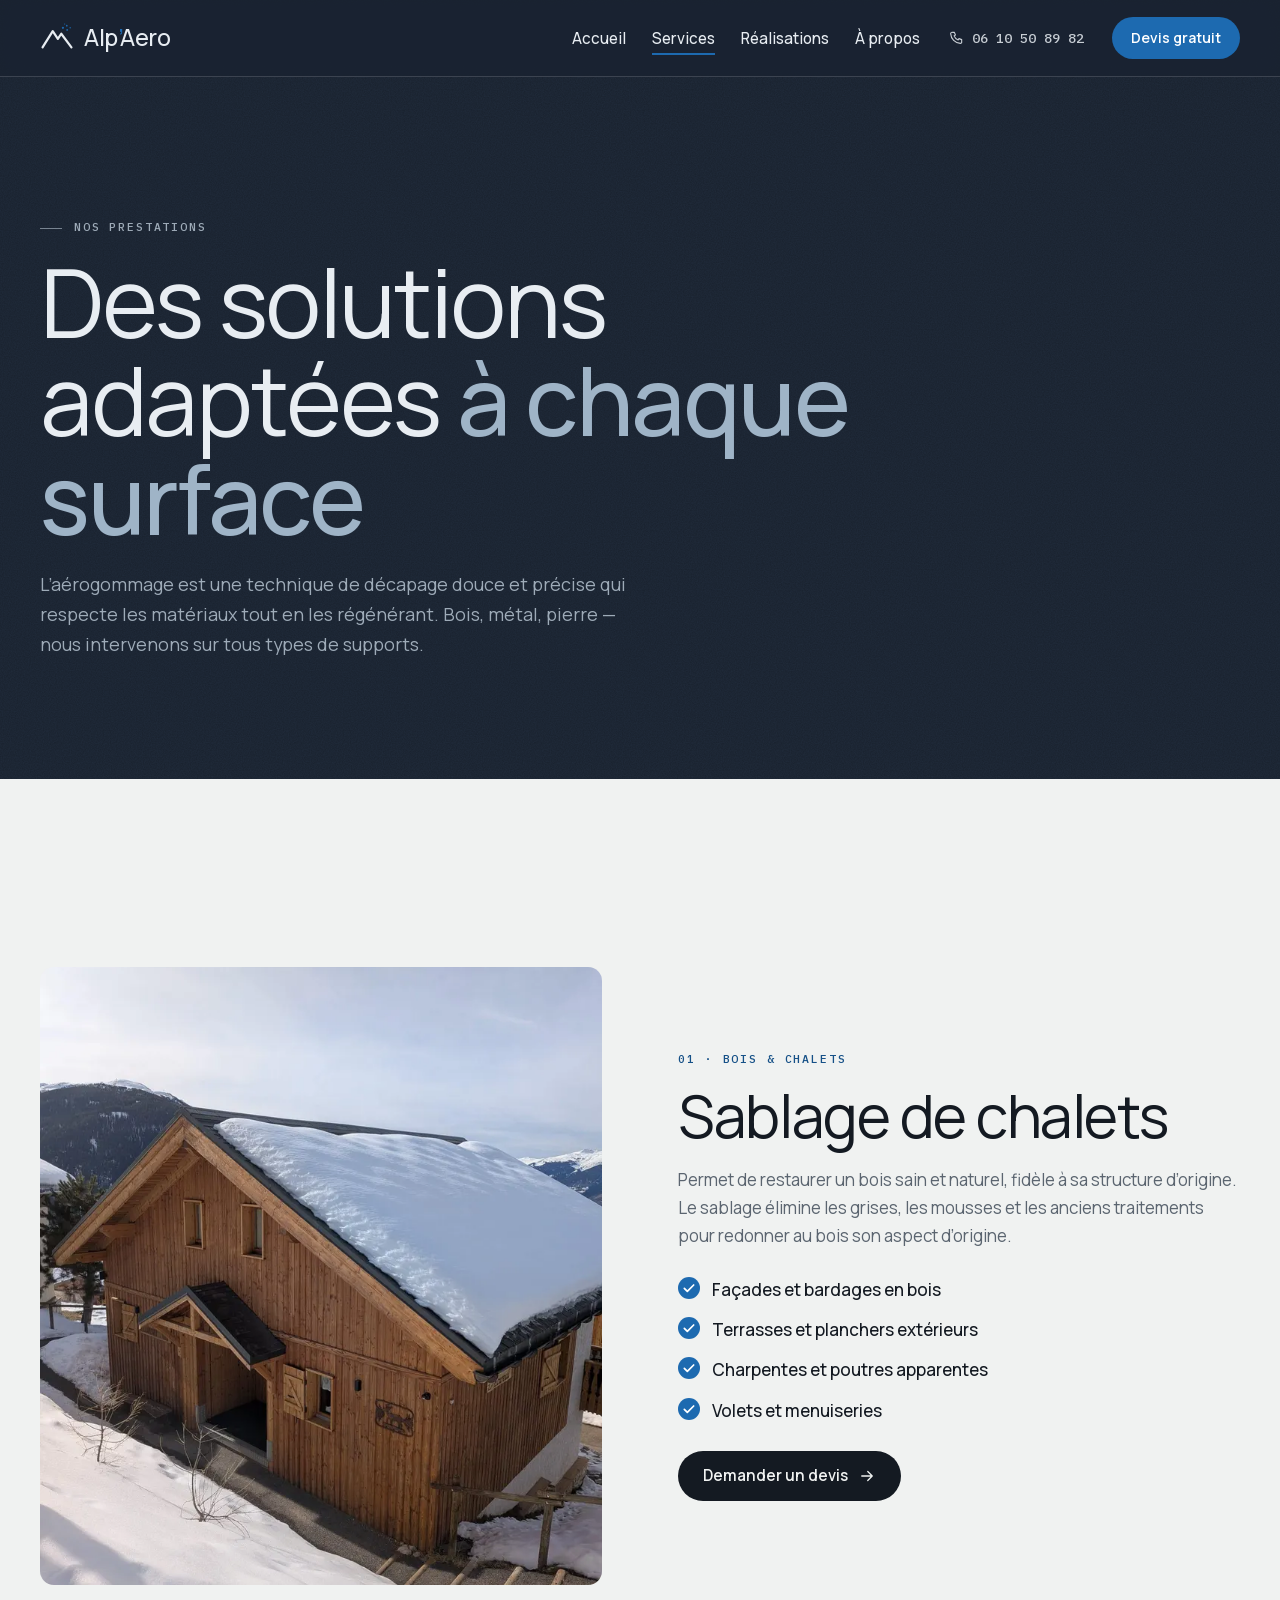
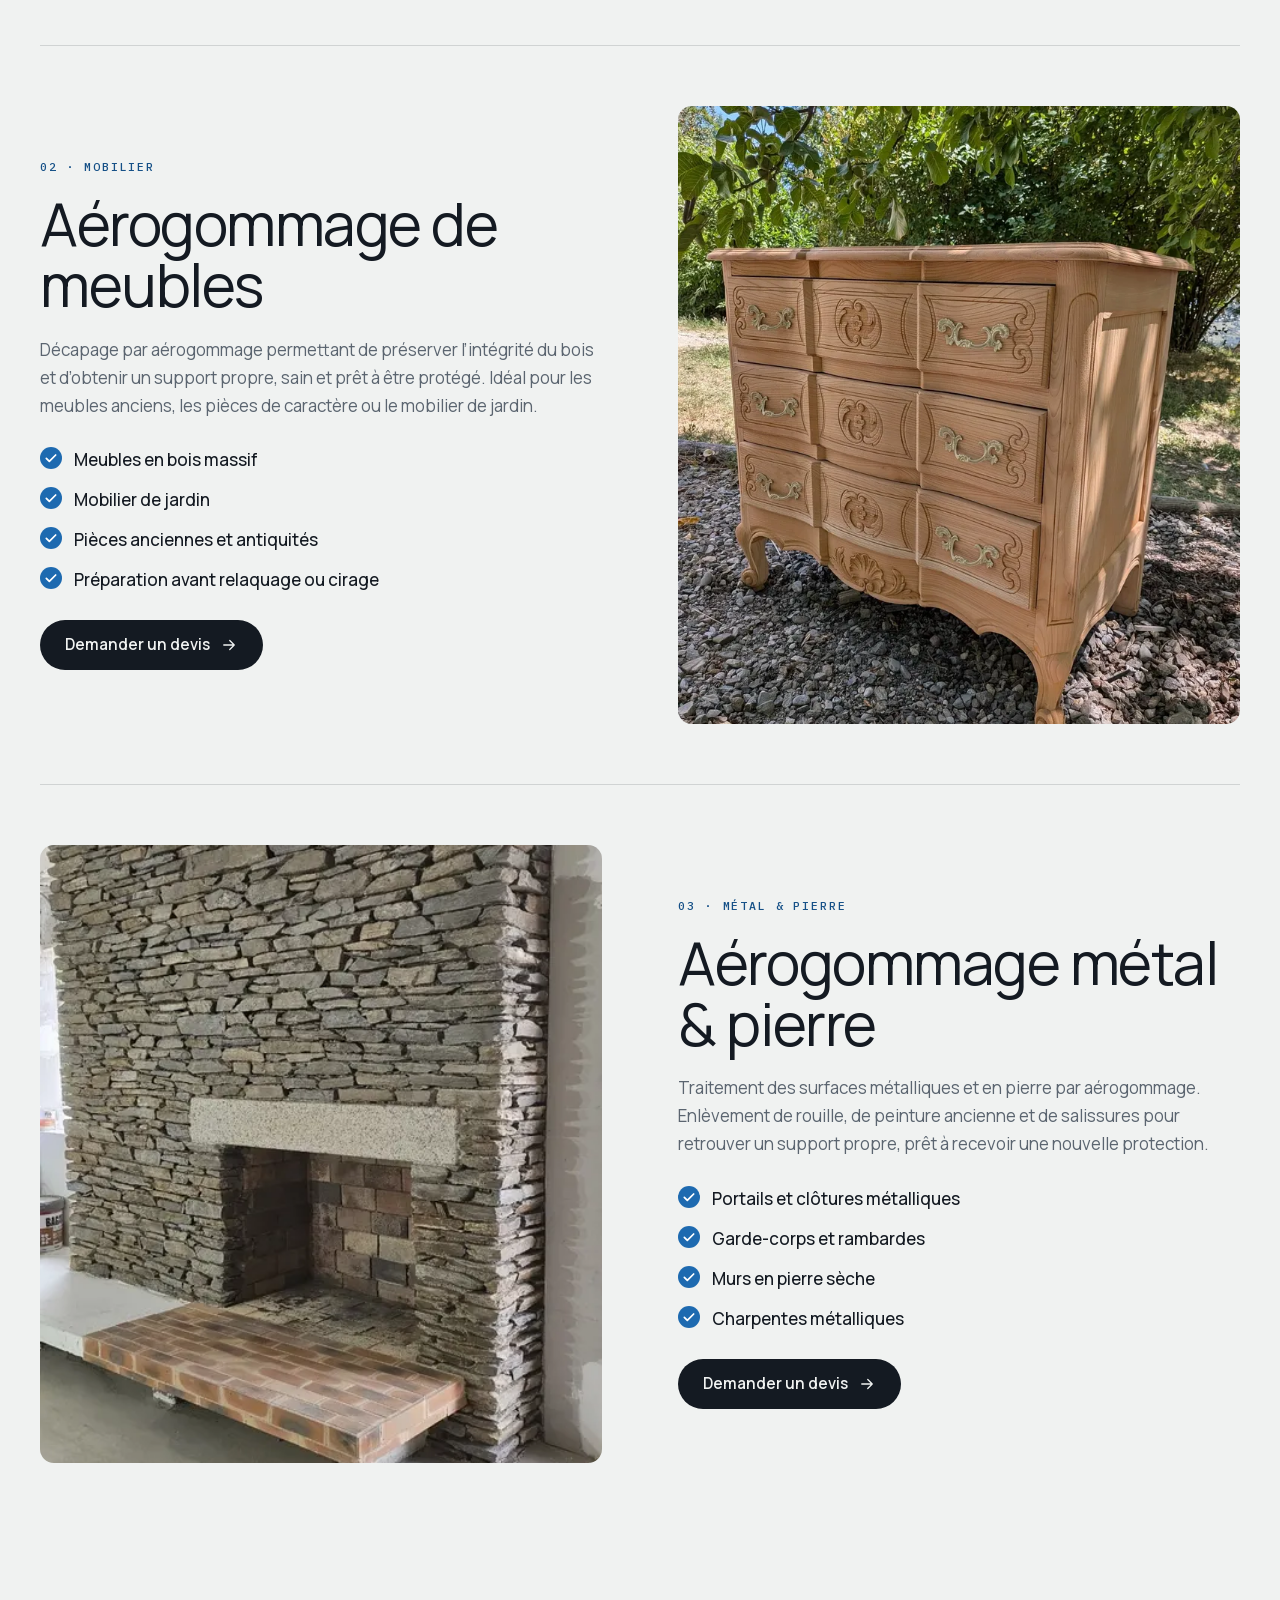
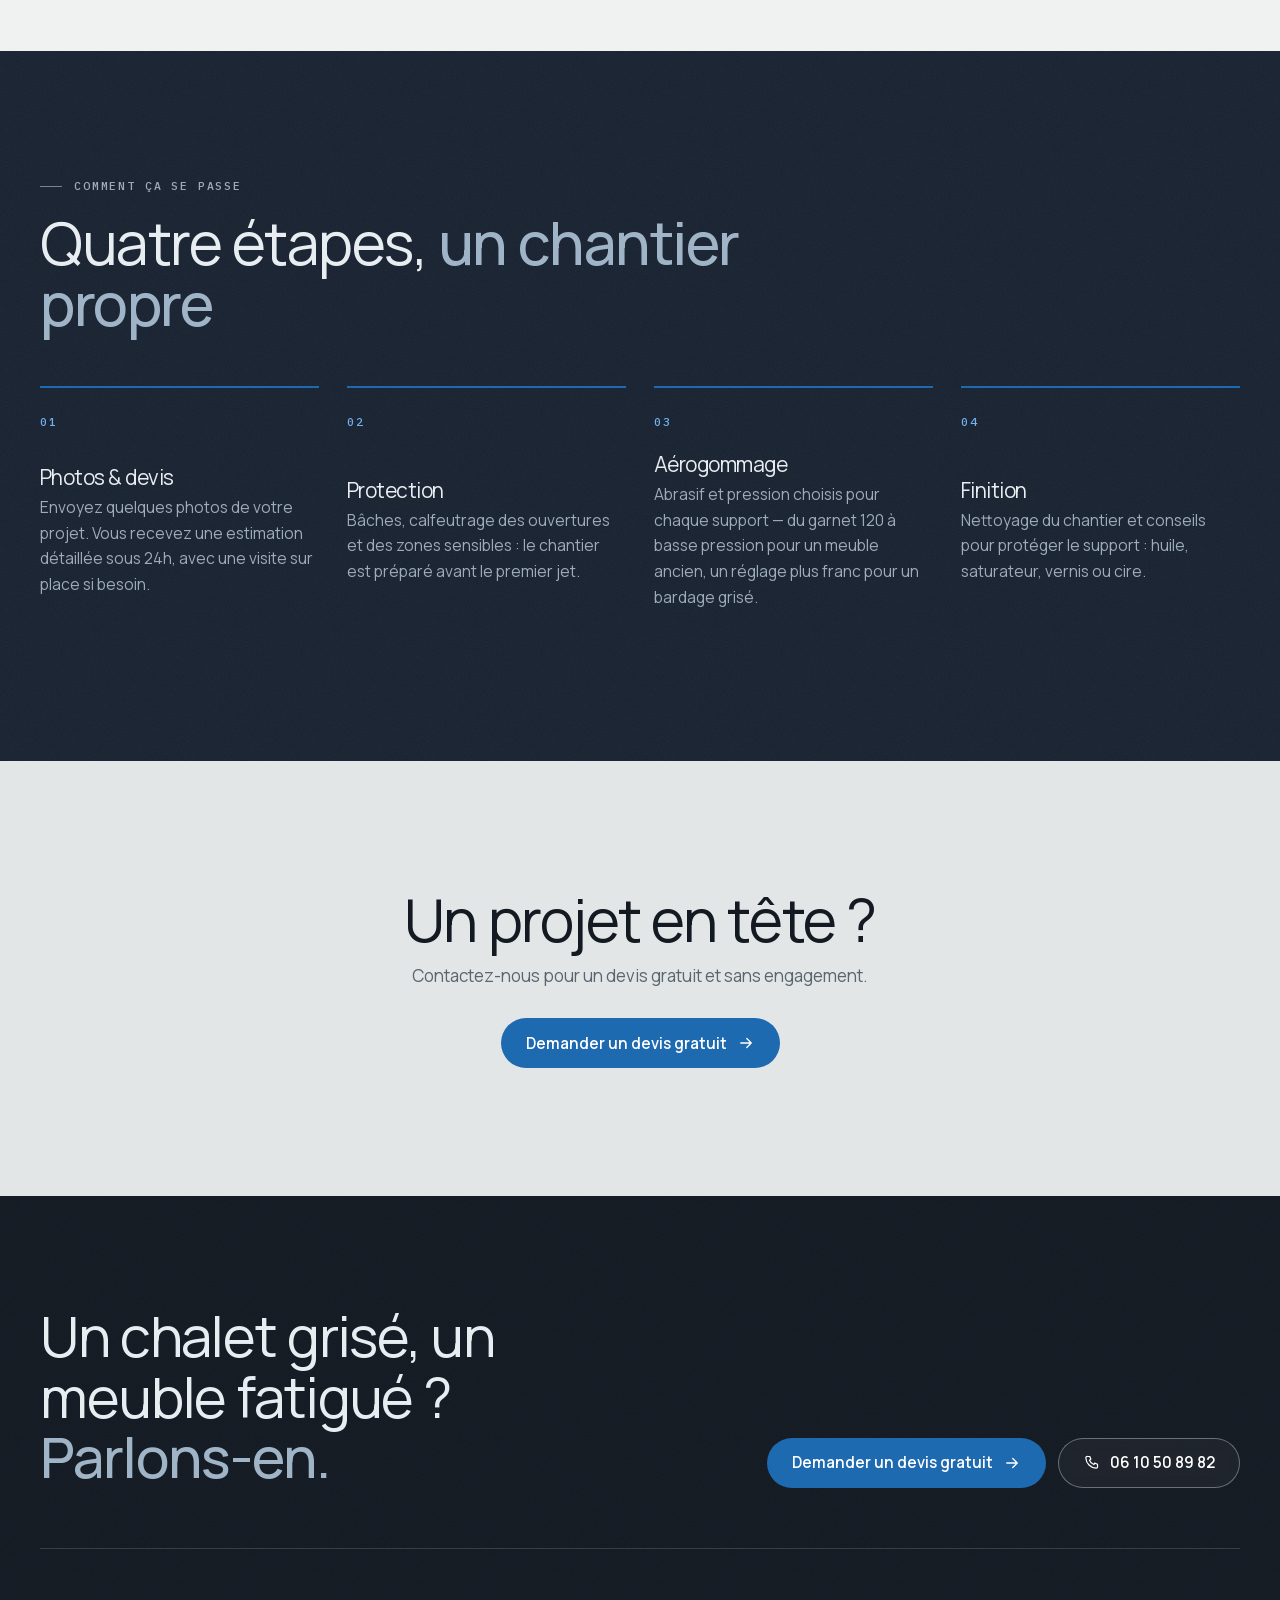
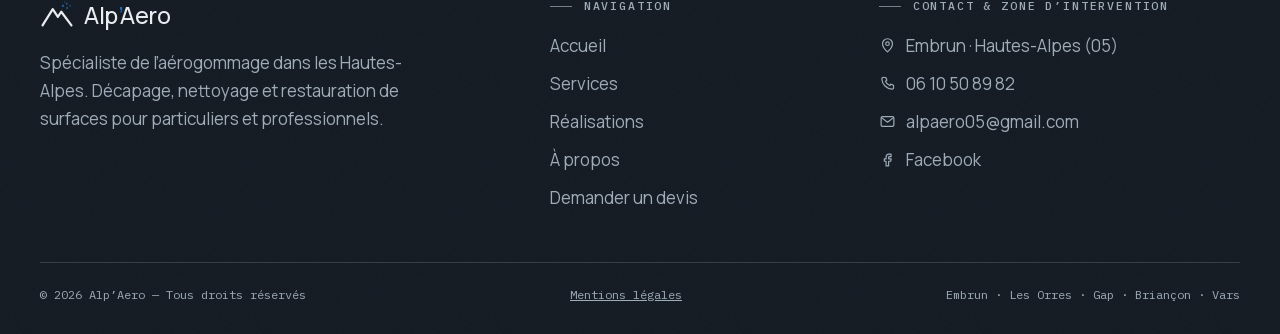
<file: services/index.html>
<!doctype html><html lang="fr"><head><meta charset="utf-8"><meta name="viewport" content="width=device-width, initial-scale=1">
<title>Services Sablage &amp; Aérogommage Embrun | Décapage Chalets | Alp'Aero</title><meta name="description" content="Services de sablage et aérogommage à Embrun : sablage de chalets, décapage de meubles anciens, traitement métal et pierre. Intervention Hautes-Alpes. Devis gratuit."><link rel="canonical" href="https://alpaero.fr/services">
<meta name="color-scheme" content="light"><meta name="robots" content="noindex"><meta name="theme-color" content="#141a22">
<meta property="og:type" content="website"><meta property="og:locale" content="fr_FR"><meta property="og:site_name" content="Alp'Aero"><meta property="og:title" content="Services Sablage &amp; Aérogommage Embrun | Décapage Chalets | Alp'Aero"><meta property="og:description" content="Services de sablage et aérogommage à Embrun : sablage de chalets, décapage de meubles anciens, traitement métal et pierre. Intervention Hautes-Alpes. Devis gratuit."><meta property="og:url" content="https://alpaero.fr/services"><meta property="og:image" content="https://alpaero.fr/assets/img/chalet-terrasse-2000.webp">
<link rel="icon" href="../assets/img/favicon.svg" type="image/svg+xml">
<link rel="preload" href="../assets/fonts/fraunces.woff2" as="font" type="font/woff2" crossorigin><link rel="preload" href="../assets/fonts/manrope.woff2" as="font" type="font/woff2" crossorigin>
<link rel="stylesheet" href="../assets/css/site.css">
<script>document.documentElement.classList.add('js')</script>

</head><body class="p-services"><a class="skip" href="#main">Aller au contenu</a>
<header class="hd" data-hd><div class="wrap hd-in">
<a class="brand" href="../" aria-label="Alp'Aero, accueil"><svg class="mark" viewBox="0 0 40 40" aria-hidden="true"><path class="mk-m" d="M3 31 15 12l6 9 4-6 12 16"/><g class="mk-g"><circle cx="27" cy="8" r="1.3"/><circle cx="31.5" cy="5.5" r="1"/><circle cx="32" cy="10.5" r="1.1"/><circle cx="35.5" cy="8" r=".8"/><circle cx="29" cy="3.5" r=".7"/></g></svg><span>Alp<i>’</i>Aero</span></a>
<nav class="nav" id="nav" aria-label="Navigation principale"><ul><li><a href="../">Accueil</a></li><li><a href="../services/" aria-current="page">Services</a></li><li><a href="../realisations/">Réalisations</a></li><li><a href="../a-propos/">À propos</a></li></ul>
<a class="nav-tel" href="tel:+33610508982"><svg viewBox="0 0 24 24" aria-hidden="true"><path d="M6.6 3.5h3l1.5 4-2 1.3a11 11 0 0 0 6.1 6.1l1.3-2 4 1.5v3A2 2 0 0 1 18.4 20 15.4 15.4 0 0 1 4 5.6a2 2 0 0 1 2.6-2.1z"/></svg>06 10 50 89 82</a></nav>
<a class="btn btn-o hd-cta" href="../devis/">Devis gratuit</a>
<button class="burger" aria-controls="nav" aria-expanded="false" aria-label="Menu"><span></span><span></span></button>
</div></header><main id="main">
<section class="phero grain"><div class="wrap"><p class="k">Nos prestations</p><h1>Des solutions adaptées <em>à chaque surface</em></h1>
<p class="lede">L’aérogommage est une technique de décapage douce et précise qui respecte les matériaux tout en les régénérant. Bois, métal, pierre — nous intervenons sur tous types de supports.</p></div></section>
<section class="sec"><div class="wrap"><article class="svc-row reveal" id="chalet-neige">
<div class="svc-row-img"><img src="../assets/img/chalet-neige-1000.webp" srcset="../assets/img/chalet-neige-1000.webp 1000w, ../assets/img/chalet-neige-2000.webp 2000w" sizes="(min-width:900px) 45vw, 100vw" width="750" height="1000" alt="Chalet en bois sablé dans la neige, Hautes-Alpes" loading="lazy" decoding="async"></div>
<div class="svc-row-txt"><span class="num">01 · Bois & chalets</span><h2>Sablage de chalets</h2><p>Permet de restaurer un bois sain et naturel, fidèle à sa structure d’origine. Le sablage élimine les grises, les mousses et les anciens traitements pour redonner au bois son aspect d’origine.</p><ul class="ticks"><li><svg viewBox="0 0 24 24" aria-hidden="true"><path d="m5 12.5 4.5 4.5L19 7.5"/></svg>Façades et bardages en bois</li><li><svg viewBox="0 0 24 24" aria-hidden="true"><path d="m5 12.5 4.5 4.5L19 7.5"/></svg>Terrasses et planchers extérieurs</li><li><svg viewBox="0 0 24 24" aria-hidden="true"><path d="m5 12.5 4.5 4.5L19 7.5"/></svg>Charpentes et poutres apparentes</li><li><svg viewBox="0 0 24 24" aria-hidden="true"><path d="m5 12.5 4.5 4.5L19 7.5"/></svg>Volets et menuiseries</li></ul><a class="btn btn-dark" href="../devis/">Demander un devis <svg viewBox="0 0 24 24" aria-hidden="true"><path d="M5 12h14M13 6l6 6-6 6"/></svg></a></div></article><article class="svc-row rev reveal" id="commode">
<div class="svc-row-img"><img src="../assets/img/commode-1000.webp" srcset="../assets/img/commode-1000.webp 1000w, ../assets/img/commode-2000.webp 2000w" sizes="(min-width:900px) 45vw, 100vw" width="750" height="1000" alt="Commode ancienne aérogommée, bois brut" loading="lazy" decoding="async"></div>
<div class="svc-row-txt"><span class="num">02 · Mobilier</span><h2>Aérogommage de meubles</h2><p>Décapage par aérogommage permettant de préserver l’intégrité du bois et d’obtenir un support propre, sain et prêt à être protégé. Idéal pour les meubles anciens, les pièces de caractère ou le mobilier de jardin.</p><ul class="ticks"><li><svg viewBox="0 0 24 24" aria-hidden="true"><path d="m5 12.5 4.5 4.5L19 7.5"/></svg>Meubles en bois massif</li><li><svg viewBox="0 0 24 24" aria-hidden="true"><path d="m5 12.5 4.5 4.5L19 7.5"/></svg>Mobilier de jardin</li><li><svg viewBox="0 0 24 24" aria-hidden="true"><path d="m5 12.5 4.5 4.5L19 7.5"/></svg>Pièces anciennes et antiquités</li><li><svg viewBox="0 0 24 24" aria-hidden="true"><path d="m5 12.5 4.5 4.5L19 7.5"/></svg>Préparation avant relaquage ou cirage</li></ul><a class="btn btn-dark" href="../devis/">Demander un devis <svg viewBox="0 0 24 24" aria-hidden="true"><path d="M5 12h14M13 6l6 6-6 6"/></svg></a></div></article><article class="svc-row reveal" id="cheminee-pierre">
<div class="svc-row-img"><img src="../assets/img/cheminee-pierre-1000.webp" srcset="../assets/img/cheminee-pierre-1000.webp 1000w, ../assets/img/cheminee-pierre-2000.webp 2000w" sizes="(min-width:900px) 45vw, 100vw" width="467" height="1000" alt="Cheminée en pierre aérogommée" loading="lazy" decoding="async"></div>
<div class="svc-row-txt"><span class="num">03 · Métal & pierre</span><h2>Aérogommage métal & pierre</h2><p>Traitement des surfaces métalliques et en pierre par aérogommage. Enlèvement de rouille, de peinture ancienne et de salissures pour retrouver un support propre, prêt à recevoir une nouvelle protection.</p><ul class="ticks"><li><svg viewBox="0 0 24 24" aria-hidden="true"><path d="m5 12.5 4.5 4.5L19 7.5"/></svg>Portails et clôtures métalliques</li><li><svg viewBox="0 0 24 24" aria-hidden="true"><path d="m5 12.5 4.5 4.5L19 7.5"/></svg>Garde-corps et rambardes</li><li><svg viewBox="0 0 24 24" aria-hidden="true"><path d="m5 12.5 4.5 4.5L19 7.5"/></svg>Murs en pierre sèche</li><li><svg viewBox="0 0 24 24" aria-hidden="true"><path d="m5 12.5 4.5 4.5L19 7.5"/></svg>Charpentes métalliques</li></ul><a class="btn btn-dark" href="../devis/">Demander un devis <svg viewBox="0 0 24 24" aria-hidden="true"><path d="M5 12h14M13 6l6 6-6 6"/></svg></a></div></article></div></section>
<section class="sec action grain"><div class="wrap">
<div class="sec-hd row"><p class="k">Comment ça se passe</p><h2>Quatre étapes, <em>un chantier propre</em></h2></div>
<ol class="steps steps-row"><li><span class="num">01</span><div><h3>Photos & devis</h3><p>Envoyez quelques photos de votre projet. Vous recevez une estimation détaillée sous 24h, avec une visite sur place si besoin.</p></div></li><li><span class="num">02</span><div><h3>Protection</h3><p>Bâches, calfeutrage des ouvertures et des zones sensibles : le chantier est préparé avant le premier jet.</p></div></li><li><span class="num">03</span><div><h3>Aérogommage</h3><p>Abrasif et pression choisis pour chaque support — du garnet 120 à basse pression pour un meuble ancien, un réglage plus franc pour un bardage grisé.</p></div></li><li><span class="num">04</span><div><h3>Finition</h3><p>Nettoyage du chantier et conseils pour protéger le support : huile, saturateur, vernis ou cire.</p></div></li></ol></div></section>
<section class="sec band"><div class="wrap band-in"><h2>Un projet en tête&nbsp;?</h2><p>Contactez-nous pour un devis gratuit et sans engagement.</p><a class="btn btn-o" href="../devis/">Demander un devis gratuit <svg viewBox="0 0 24 24" aria-hidden="true"><path d="M5 12h14M13 6l6 6-6 6"/></svg></a></div></section></main><footer class="ft grain"><div class="wrap">
<div class="ft-top"><p class="ft-big">Un chalet grisé, un meuble fatigué&nbsp;?<br><em>Parlons-en.</em></p>
<div class="ft-act"><a class="btn btn-o" href="../devis/">Demander un devis gratuit <svg viewBox="0 0 24 24" aria-hidden="true"><path d="M5 12h14M13 6l6 6-6 6"/></svg></a><a class="btn btn-ghost" href="tel:+33610508982"><svg viewBox="0 0 24 24" aria-hidden="true"><path d="M6.6 3.5h3l1.5 4-2 1.3a11 11 0 0 0 6.1 6.1l1.3-2 4 1.5v3A2 2 0 0 1 18.4 20 15.4 15.4 0 0 1 4 5.6a2 2 0 0 1 2.6-2.1z"/></svg>06 10 50 89 82</a></div></div>
<div class="ft-cols">
<div><a class="brand" href="../"><svg class="mark" viewBox="0 0 40 40" aria-hidden="true"><path class="mk-m" d="M3 31 15 12l6 9 4-6 12 16"/><g class="mk-g"><circle cx="27" cy="8" r="1.3"/><circle cx="31.5" cy="5.5" r="1"/><circle cx="32" cy="10.5" r="1.1"/><circle cx="35.5" cy="8" r=".8"/><circle cx="29" cy="3.5" r=".7"/></g></svg><span>Alp<i>’</i>Aero</span></a><p>Spécialiste de l’aérogommage dans les Hautes-Alpes. Décapage, nettoyage et restauration de surfaces pour particuliers et professionnels.</p></div>
<div><p class="k">Navigation</p><ul><li><a href="../">Accueil</a></li><li><a href="../services/">Services</a></li><li><a href="../realisations/">Réalisations</a></li><li><a href="../a-propos/">À propos</a></li><li><a href="../devis/">Demander un devis</a></li></ul></div>
<div><p class="k">Contact & zone d’intervention</p><ul class="ft-c"><li><svg viewBox="0 0 24 24" aria-hidden="true"><path d="M12 21s-7-6.2-7-11.5a7 7 0 0 1 14 0C19 14.8 12 21 12 21z"/><circle cx="12" cy="9.5" r="2.5"/></svg>Embrun · Hautes-Alpes (05)</li><li><a href="tel:+33610508982"><svg viewBox="0 0 24 24" aria-hidden="true"><path d="M6.6 3.5h3l1.5 4-2 1.3a11 11 0 0 0 6.1 6.1l1.3-2 4 1.5v3A2 2 0 0 1 18.4 20 15.4 15.4 0 0 1 4 5.6a2 2 0 0 1 2.6-2.1z"/></svg>06 10 50 89 82</a></li><li><a href="mailto:alpaero05@gmail.com"><svg viewBox="0 0 24 24" aria-hidden="true"><rect x="3" y="5" width="18" height="14" rx="2"/><path d="m3.5 6.5 8.5 6.5 8.5-6.5"/></svg>alpaero05@gmail.com</a></li><li><a href="https://www.facebook.com/alpaero" rel="noopener" target="_blank"><svg viewBox="0 0 24 24" aria-hidden="true"><path d="M14 8h3V4.5h-3c-2.5 0-4 1.7-4 4.2V11H7.5v3.5H10V21h3.6v-6.5h3l.5-3.5h-3.5V9c0-.6.4-1 1-1z"/></svg>Facebook</a></li></ul></div>
</div>
<div class="ft-bot"><span>© 2026 Alp’Aero — Tous droits réservés</span><a href="../mentions-legales/">Mentions légales</a><span>Embrun · Les Orres · Gap · Briançon · Vars</span></div>
</div></footer>
<a class="fab" href="tel:+33610508982" aria-label="Appeler Alp'Aero"><svg viewBox="0 0 24 24" aria-hidden="true"><path d="M6.6 3.5h3l1.5 4-2 1.3a11 11 0 0 0 6.1 6.1l1.3-2 4 1.5v3A2 2 0 0 1 18.4 20 15.4 15.4 0 0 1 4 5.6a2 2 0 0 1 2.6-2.1z"/></svg></a>
<dialog class="lb" data-lb><button class="lb-x" aria-label="Fermer">×</button><img alt=""><p></p></dialog>
<script src="../assets/js/site.js" defer></script></body></html>
</file>
<file: assets/css/site.css>
/* Alp'Aero — slate tarp, raw wood, safety orange */
@font-face{font-family:Fraunces;src:url(../fonts/fraunces.woff2) format("woff2");font-weight:300 700;font-style:normal;font-display:swap}
@font-face{font-family:Fraunces;src:url(../fonts/fraunces-italic.woff2) format("woff2");font-weight:300 500;font-style:italic;font-display:swap}
@font-face{font-family:Manrope;src:url(../fonts/manrope.woff2) format("woff2");font-weight:400 700;font-display:swap}
@font-face{font-family:"Plex Mono";src:url(../fonts/plexmono-400.woff2) format("woff2");font-weight:400;font-display:swap}
@font-face{font-family:"Plex Mono";src:url(../fonts/plexmono-500.woff2) format("woff2");font-weight:500;font-display:swap}

:root{
  --ink:#1d1e1c;--slate:#262825;--slate-2:#33362f;--paper:#f4efe6;--paper-2:#ebe4d7;--card:#fbf8f2;
  --wood:#c99d66;--wood-2:#a87a45;--orange:#e5591b;--orange-d:#b7400c;--muted:#6a645a;--line:rgba(29,30,28,.14);
  --on-dark:#efe9de;--on-dark-m:#a9a397;--line-d:rgba(239,233,222,.16);
  --serif:Fraunces,Georgia,serif;--sans:Manrope,system-ui,sans-serif;--mono:"Plex Mono",ui-monospace,monospace;
  --r:14px;--gut:clamp(16px,4vw,40px);--ease:cubic-bezier(.2,.7,.2,1);
}
*,*::before,*::after{box-sizing:border-box}
html{-webkit-text-size-adjust:100%;scroll-behavior:smooth;scroll-padding-top:90px}
body{margin:0;background:var(--paper);color:var(--ink);font:400 1.0625rem/1.65 var(--sans);overflow-x:hidden;-webkit-font-smoothing:antialiased}
img,video,svg{display:block;max-width:100%}
img{height:auto}
a{color:inherit}
button{font:inherit;color:inherit}
h1,h2,h3{font-family:var(--serif);font-weight:380;line-height:1.04;letter-spacing:-.02em;margin:0;font-variation-settings:"opsz" 144,"SOFT" 30}
h1 em,h2 em,.ft-big em{font-style:italic;font-weight:320;color:var(--wood-2)}
.grain h1 em,.grain h2 em,.ft-big em{color:var(--wood)}
h1{font-size:clamp(2.7rem,7.4vw,6.4rem)}
h2{font-size:clamp(2.1rem,4.6vw,3.7rem)}
h3{font-size:1.5rem;font-variation-settings:"opsz" 40}
p{margin:0 0 1em}
.wrap{width:min(1240px,100% - 2*var(--gut));margin-inline:auto}
.k,.num{font:500 .72rem/1.3 var(--mono);letter-spacing:.16em;text-transform:uppercase;color:var(--muted);margin:0 0 18px}
.num{color:var(--orange-d);display:block}
.grain .k,.grain .num{color:var(--on-dark-m)}.grain .num{color:var(--orange)}
.k::before{content:"";display:inline-block;width:22px;height:1px;background:currentColor;vertical-align:middle;margin-right:12px;opacity:.7}
.skip{position:absolute;left:-999px;top:8px;background:var(--orange);color:#fff;padding:8px 14px;border-radius:8px;z-index:100}.skip:focus{left:8px}
:focus-visible{outline:2px solid var(--orange);outline-offset:3px}
svg{fill:none;stroke:currentColor;stroke-width:1.7;stroke-linecap:round;stroke-linejoin:round}

/* grit texture for dark sections */
.grain{position:relative;background:var(--slate);color:var(--on-dark);isolation:isolate}
.grain::after{content:"";position:absolute;inset:0;pointer-events:none;z-index:1;opacity:.22;mix-blend-mode:overlay;
  background-image:url("data:image/svg+xml,%3Csvg xmlns='http://www.w3.org/2000/svg' width='240' height='240'%3E%3Cfilter id='n'%3E%3CfeTurbulence type='fractalNoise' baseFrequency='.85' numOctaves='3' stitchTiles='stitch'/%3E%3CfeColorMatrix values='0 0 0 0 1 0 0 0 0 1 0 0 0 0 1 0 0 0 1.4 -.35'/%3E%3C/filter%3E%3Crect width='240' height='240' filter='url(%23n)'/%3E%3C/svg%3E")}
.grain>*{position:relative;z-index:2}

/* buttons */
.btn{display:inline-flex;align-items:center;gap:10px;min-height:50px;padding:0 24px;border-radius:999px;font:600 .95rem/1 var(--sans);text-decoration:none;border:1px solid transparent;cursor:pointer;transition:background .25s,color .25s,border-color .25s,transform .25s var(--ease)}
.btn svg{width:18px;height:18px;transition:transform .3s var(--ease)}.btn:hover svg{transform:translateX(3px)}
.btn-o{background:var(--orange);color:#fff}.btn-o:hover{background:var(--orange-d)}
.btn-dark{background:var(--ink);color:var(--paper)}.btn-dark:hover{background:#000}
.btn-ghost{border-color:rgba(255,255,255,.35);color:#fff;background:rgba(255,255,255,.04);backdrop-filter:blur(6px)}.btn-ghost:hover{background:rgba(255,255,255,.14)}
.btn-ghost svg{width:17px;height:17px}.btn-ghost:hover svg{transform:none}
.link{display:inline-flex;align-items:center;gap:8px;font-weight:600;text-decoration:none;border-bottom:1px solid currentColor;padding-bottom:3px}
.link svg{width:16px;height:16px;transition:transform .3s var(--ease)}.link:hover svg{transform:translateX(4px)}
.center{text-align:center;margin-top:44px}

/* header */
.hd{position:sticky;top:0;z-index:50;background:rgba(244,239,230,.86);backdrop-filter:saturate(1.4) blur(14px);-webkit-backdrop-filter:saturate(1.4) blur(14px);border-bottom:1px solid var(--line);transition:background .35s,border-color .35s,color .35s}
.hd.over{position:fixed;left:0;right:0;background:transparent;border-color:transparent;color:#fff;backdrop-filter:none;-webkit-backdrop-filter:none}
.hd.over.stuck{background:rgba(29,30,28,.82);backdrop-filter:blur(14px);-webkit-backdrop-filter:blur(14px);border-color:var(--line-d)}
.hd-in{display:flex;align-items:center;gap:28px;height:76px}
.brand{display:flex;align-items:center;gap:10px;text-decoration:none;font:500 1.45rem/1 var(--serif);letter-spacing:-.02em;font-variation-settings:"opsz" 72}
.brand i{color:var(--orange);font-style:normal}
.mark{width:34px;height:34px}.mark .mk-m{stroke-width:2.6}.mark .mk-g{fill:var(--orange);stroke:none}
.nav{margin-left:auto;display:flex;align-items:center;gap:28px}
.nav ul{display:flex;gap:26px;list-style:none;margin:0;padding:0}
.nav a{text-decoration:none;font-weight:500;font-size:.95rem;position:relative}
.nav ul a::after{content:"";position:absolute;left:0;right:0;bottom:-6px;height:2px;background:var(--orange);transform:scaleX(0);transform-origin:left;transition:transform .35s var(--ease)}
.nav ul a:hover::after,.nav ul a[aria-current]::after{transform:scaleX(1)}
.nav-tel{display:flex;align-items:center;gap:8px;font:500 .85rem var(--mono)!important;opacity:.85}.nav-tel svg{width:16px;height:16px}
.hd-cta{min-height:42px;padding:0 18px;font-size:.88rem}
.burger{display:none;width:44px;height:44px;border:0;background:none;padding:10px;margin-right:-10px;cursor:pointer}
.burger span{display:block;height:2px;background:currentColor;margin:6px 0;transition:transform .3s}
.burger[aria-expanded=true] span:first-child{transform:translateY(4px) rotate(45deg)}.burger[aria-expanded=true] span:last-child{transform:translateY(-4px) rotate(-45deg)}

/* hero */
.hero{min-height:100svh;display:flex;flex-direction:column;justify-content:flex-end;overflow:hidden;color:#fff;background:#1d1e1c}
.hero-img{position:absolute;inset:0;width:100%;height:100%;object-fit:cover;z-index:0!important;transform:scale(1.06);animation:heroIn 2.4s var(--ease) forwards}
@keyframes heroIn{to{transform:scale(1)}}
.hero::before{content:"";position:absolute;inset:0;z-index:1;background:linear-gradient(180deg,rgba(20,20,18,.55) 0%,rgba(20,20,18,0) 26%,rgba(20,20,18,.08) 45%,rgba(20,20,18,.82) 100%),linear-gradient(90deg,rgba(20,20,18,.55),rgba(20,20,18,0) 65%)}
.hero-in{padding:140px 0 56px}
.hero .k{color:rgba(255,255,255,.8)}
.hero h1{max-width:12.5ch;text-wrap:balance}
.hero h1 em{color:#e9c89b}
.lede{font-size:clamp(1.05rem,1.4vw,1.2rem);max-width:54ch;margin-top:22px;opacity:.88}
.act{display:flex;flex-wrap:wrap;gap:12px;margin-top:34px}
.hero-tel{display:flex;flex-wrap:wrap;justify-content:space-between;gap:6px 24px;align-items:center;padding:16px var(--gut);border-top:1px solid rgba(255,255,255,.18);font:500 .8rem/1.4 var(--mono);letter-spacing:.04em;text-decoration:none;color:rgba(255,255,255,.82);background:rgba(20,20,18,.35);backdrop-filter:blur(8px)}
.hero-tel b{color:#fff;font-weight:500}
.dot{display:inline-block;width:8px;height:8px;border-radius:50%;background:#6bd06b;margin-right:10px;box-shadow:0 0 0 0 rgba(107,208,107,.6);animation:pulse 2.2s infinite}
@keyframes pulse{70%{box-shadow:0 0 0 9px rgba(107,208,107,0)}100%{box-shadow:0 0 0 0 rgba(107,208,107,0)}}

.ticker{background:var(--orange);color:#fff;overflow:hidden;font:500 .78rem/1 var(--mono);letter-spacing:.14em;text-transform:uppercase;white-space:nowrap}
.ticker div{display:inline-flex;animation:tick 38s linear infinite;padding:15px 0}
.ticker span{padding:0 26px;display:inline-flex;align-items:center;gap:52px}
.ticker span::after{content:"✦";font-size:.7rem;opacity:.75;margin-left:52px}
.ticker span{gap:0}
@keyframes tick{to{transform:translateX(-50%)}}

/* sections */
.sec{padding:clamp(72px,10vw,136px) 0}
.sec-hd{max-width:760px;margin:0 auto 52px;text-align:center}
.sec-hd p:not(.k){color:var(--muted);max-width:52ch;margin:20px auto 0}
.sec-hd.row{text-align:left;margin-left:0}
.grain .sec-hd p:not(.k){color:var(--on-dark-m)}

/* before/after */
.transform{background:var(--paper-2)}
.chips{display:flex;flex-wrap:wrap;justify-content:center;gap:8px;margin-bottom:28px}
.chips button{border:1px solid var(--line);background:var(--card);padding:10px 18px;border-radius:999px;font:500 .78rem/1 var(--mono);letter-spacing:.1em;text-transform:uppercase;cursor:pointer;transition:all .25s}
.chips button:hover{border-color:var(--ink)}
.chips button[aria-selected=true]{background:var(--ink);color:var(--paper);border-color:var(--ink)}
.pair{animation:fadeUp .6s var(--ease)}
.pair-cap{text-align:center;max-width:56ch;margin:22px auto 0;color:var(--muted)}
.pair-cap .k{display:block;margin-bottom:8px}.pair-cap .k::before{display:none}
@keyframes fadeUp{from{opacity:0;transform:translateY(14px)}}
.ba{margin:0;width:min(100%,calc(74svh * var(--ar)));margin-inline:auto}
.ba-feature{width:min(100%,calc(70svh * var(--ar)))}
.ba-stage{position:relative;aspect-ratio:var(--ar);border-radius:var(--r);overflow:hidden;touch-action:pan-y;user-select:none;-webkit-user-select:none;cursor:ew-resize;background:#ccc;box-shadow:0 30px 60px -30px rgba(29,30,28,.45)}
.ba-stage img{position:absolute;inset:0;width:100%;height:100%;object-fit:cover;pointer-events:none}
.ba-b{position:absolute;inset:0;clip-path:inset(0 calc(100% - var(--pos,50%)) 0 0)}
.ba-dust{position:absolute;inset:0;width:100%;height:100%;pointer-events:none}
.ba-line{position:absolute;top:0;bottom:0;left:var(--pos,50%);width:2px;margin-left:-1px;background:#fff;box-shadow:0 0 12px rgba(0,0,0,.35);outline:none}
.ba-knob{position:absolute;top:50%;left:50%;width:52px;height:52px;margin:-26px 0 0 -26px;border-radius:50%;background:var(--orange);color:#fff;display:grid;place-items:center;box-shadow:0 6px 20px rgba(0,0,0,.35),0 0 0 6px rgba(255,255,255,.25);transition:transform .25s var(--ease)}
.ba-knob svg{width:24px;height:24px;stroke-width:2.2}
.ba-stage:hover .ba-knob,.ba-line:focus-visible .ba-knob{transform:scale(1.08)}
.ba-line:focus-visible .ba-knob{box-shadow:0 0 0 3px #fff,0 0 0 6px var(--orange)}
.ba-tag{position:absolute;top:14px;padding:7px 12px;border-radius:999px;font:500 .7rem/1 var(--mono);letter-spacing:.14em;text-transform:uppercase;background:rgba(20,20,18,.62);color:#fff;backdrop-filter:blur(6px);pointer-events:none}
.ba-tl{left:14px}.ba-tr{right:14px;background:rgba(229,89,27,.9)}

/* services cards */
.svc-grid{display:grid;grid-template-columns:repeat(3,1fr);gap:24px}
.svc{background:var(--card);border-radius:var(--r);overflow:hidden;border:1px solid var(--line);display:flex;flex-direction:column;transition:transform .5s var(--ease),box-shadow .5s}
.svc:hover{transform:translateY(-6px);box-shadow:0 28px 50px -30px rgba(29,30,28,.4)}
.svc-img{position:relative;display:block;aspect-ratio:4/4.3;overflow:hidden}
.svc-img img{width:100%;height:100%;object-fit:cover;transition:transform 1.2s var(--ease)}
.svc:hover .svc-img img{transform:scale(1.05)}
.svc-tag{position:absolute;left:14px;top:14px;padding:7px 12px;border-radius:999px;background:var(--card);font:500 .7rem/1 var(--mono);letter-spacing:.12em;text-transform:uppercase}
.svc-body{padding:26px 26px 30px;display:flex;flex-direction:column;flex:1}
.svc-body h3{margin-bottom:12px}.svc-body p{color:var(--muted);flex:1}
.svc-body .num{margin-bottom:14px}

/* action / film */
.action-in{display:grid;grid-template-columns:1.15fr .85fr;gap:clamp(40px,7vw,110px);align-items:center}
.action-txt>p{color:var(--on-dark-m);max-width:50ch;margin-top:22px}
.steps{list-style:none;margin:40px 0 0;padding:0;display:grid;gap:0}
.steps li{display:grid;grid-template-columns:56px 1fr;gap:6px;padding:22px 0;border-top:1px solid var(--line-d)}
.steps li:last-child{border-bottom:1px solid var(--line-d)}
.steps h3{font-size:1.3rem;margin-bottom:6px}
.steps p{color:var(--on-dark-m);margin:0;font-size:.98rem}
.steps .num{padding-top:5px}
.steps-row{grid-template-columns:repeat(4,1fr);gap:28px;margin-top:0}
.steps-row li{grid-template-columns:1fr;border:0;border-top:2px solid var(--orange);padding-top:22px}
.steps-row li:last-child{border-bottom:0}
.film{margin:0;position:relative;border-radius:22px;overflow:hidden;aspect-ratio:9/16;max-height:82svh;justify-self:center;width:min(100%,calc(82svh*9/16));background:#000;box-shadow:0 40px 80px -30px rgba(0,0,0,.7);border:1px solid var(--line-d)}
.film video{width:100%;height:100%;object-fit:cover}
.film figcaption{position:absolute;left:14px;right:14px;bottom:14px;padding:10px 14px;border-radius:12px;background:rgba(20,20,18,.6);backdrop-filter:blur(8px);font:500 .72rem/1.3 var(--mono);letter-spacing:.06em;color:#fff;display:flex;align-items:center;gap:10px;pointer-events:none}
.rec{width:8px;height:8px;border-radius:50%;background:var(--orange);flex:none;animation:blink 1.4s infinite}
@keyframes blink{50%{opacity:.25}}

/* why + map */
.why-in{display:grid;grid-template-columns:1fr 1fr;gap:clamp(40px,7vw,100px);align-items:center}
.why-in h2{margin-bottom:22px}.why-in p:not(.k){color:var(--muted)}
.ticks{list-style:none;padding:0;margin:26px 0;display:grid;gap:12px}
.ticks li{display:flex;gap:12px;align-items:flex-start;font-weight:500}
.ticks svg{width:22px;height:22px;flex:none;padding:3px;border-radius:50%;background:var(--orange);color:#fff;stroke-width:2.6;margin-top:1px}
.map{margin:0;background:var(--card);border:1px solid var(--line);border-radius:var(--r);padding:20px 20px 16px}
.map svg{width:100%;height:auto;overflow:visible}
.m-zone{fill:rgba(229,89,27,.06);stroke:rgba(229,89,27,.35);stroke-dasharray:3 5}
.m-zone2{fill:rgba(229,89,27,.08);stroke:none}
.m-river{stroke:#7fa3b8;stroke-width:2.4;opacity:.75}
.m-lake{fill:#9fbdcc;stroke:none;opacity:.8}
.m-lbl-s{font:italic 400 11px var(--serif);fill:#5f8396;stroke:none}
.m-town circle{fill:var(--ink);stroke:var(--card);stroke-width:2}
.m-town.home circle{fill:var(--orange);stroke-width:3}
.m-town text{font:600 13px var(--sans);fill:var(--ink);stroke:none}
.m-town .m-alt{font:400 10px var(--mono);fill:var(--muted);letter-spacing:.04em}
.m-town.home text:first-of-type{font-size:15px}
.map figcaption{font-size:.88rem;color:var(--muted);border-top:1px solid var(--line);padding-top:12px;margin-top:8px}

/* strip */
.strip{padding-bottom:clamp(72px,9vw,120px)}
.strip-row{display:flex;gap:18px;overflow-x:auto;scroll-snap-type:x mandatory;padding:0 var(--gut) 18px;scrollbar-width:thin;cursor:grab}
.strip-row.drag{cursor:grabbing;scroll-snap-type:none}
.strip-it{flex:none;width:clamp(240px,28vw,380px);aspect-ratio:3/4;border:0;padding:0;border-radius:var(--r);overflow:hidden;scroll-snap-align:start;cursor:zoom-in;background:var(--paper-2)}
.strip-it:nth-child(even){margin-top:42px}
.strip-it img{width:100%;height:100%;object-fit:cover;transition:transform 1s var(--ease)}
.strip-it:hover img{transform:scale(1.04)}
@media (min-width:1240px){.strip-row{padding-left:calc((100vw - 1240px)/2)}}

/* quote */
.quote{overflow:hidden}
.quote-bg{position:absolute;inset:0;width:100%;height:100%;object-fit:cover;opacity:.22;z-index:0!important;filter:grayscale(.4)}
.quote-in{display:grid;grid-template-columns:1fr 1fr;gap:clamp(40px,6vw,90px);align-items:center}
.quote-in p:not(.k){color:var(--on-dark-m);max-width:44ch;margin-top:20px}
.big-tel{display:inline-flex;align-items:center;gap:14px;margin-top:20px;font:400 clamp(1.8rem,3.4vw,2.6rem)/1 var(--serif);text-decoration:none;border-bottom:1px solid var(--line-d);padding-bottom:10px}
.big-tel svg{width:28px;height:28px;color:var(--orange)}
.card{background:var(--card);color:var(--ink);border-radius:20px;padding:clamp(24px,3vw,38px);box-shadow:0 40px 80px -40px rgba(0,0,0,.6)}
.card h3{margin-bottom:20px}
.card-l{box-shadow:none;border:1px solid var(--line)}

/* forms */
.form{display:grid;gap:16px}
.f2{display:grid;grid-template-columns:1fr 1fr;gap:16px}
.form label{display:grid;gap:7px;font:500 .7rem/1 var(--mono);letter-spacing:.14em;text-transform:uppercase;color:var(--muted)}
.form input,.form select,.form textarea{width:100%;font:400 1rem/1.4 var(--sans);color:var(--ink);background:var(--paper);border:1px solid var(--line);border-radius:10px;padding:13px 14px;transition:border-color .2s,box-shadow .2s;text-transform:none;letter-spacing:0;appearance:none;-webkit-appearance:none}
.form select{background-image:url("data:image/svg+xml,%3Csvg xmlns='http://www.w3.org/2000/svg' viewBox='0 0 24 24' fill='none' stroke='%231d1e1c' stroke-width='2'%3E%3Cpath d='m6 9 6 6 6-6'/%3E%3C/svg%3E");background-repeat:no-repeat;background-position:right 12px center;background-size:18px;padding-right:40px}
.form textarea{resize:vertical;min-height:110px}
.form input:focus,.form select:focus,.form textarea:focus{outline:none;border-color:var(--orange);box-shadow:0 0 0 3px rgba(229,89,27,.18)}
.form .bad{border-color:#c0392b;box-shadow:0 0 0 3px rgba(192,57,43,.12)}
.form button{justify-self:start;margin-top:4px}
.f-note{display:flex;gap:10px;align-items:flex-start;font-size:.9rem;color:var(--muted);margin:0}.f-note svg{width:18px;flex:none;margin-top:3px}
.f-msg{margin:0;padding:12px 14px;border-radius:10px;background:#e8f2e3;color:#24502a;font-size:.95rem}
.f-msg.err{background:#f8e5e1;color:#8a2a1d}

/* page hero */
.phero{padding:clamp(150px,18vw,220px) 0 clamp(70px,8vw,110px)}
.phero h1{max-width:15ch}
.phero.small{padding-bottom:60px}
.phero.tall{min-height:80svh;display:flex;align-items:center}
.phero .lede{color:var(--on-dark-m);opacity:1}
body:not(.p-home) .hd{position:fixed;left:0;right:0;background:rgba(38,40,37,.82);color:var(--on-dark);border-color:var(--line-d)}

/* services page */
.svc-row{display:grid;grid-template-columns:1fr 1fr;gap:clamp(36px,6vw,90px);align-items:center;padding:clamp(30px,5vw,60px) 0}
.svc-row+.svc-row{border-top:1px solid var(--line)}
.svc-row.rev .svc-row-img{order:2}
.svc-row-img{border-radius:var(--r);overflow:hidden;aspect-ratio:4/4.4}
.svc-row-img img{width:100%;height:100%;object-fit:cover}
.svc-row-txt h2{margin-bottom:20px}.svc-row-txt>p{color:var(--muted)}
.band{background:var(--paper-2);text-align:center}
.band-in h2{margin-bottom:12px}.band-in p{color:var(--muted);margin-bottom:28px}

/* réalisations */
.real{display:grid;grid-template-columns:1.35fr .65fr;gap:clamp(30px,5vw,70px);align-items:center;padding:clamp(34px,5vw,64px) 0}
.real+.real{border-top:1px solid var(--line)}
.real.rev .ba{order:2}
.real .ba{width:min(100%,calc(78svh * var(--ar)))}
.real-txt h2{font-size:clamp(1.8rem,3vw,2.6rem);margin-bottom:16px}
.real-txt p{color:var(--muted)}
.hint{display:flex;align-items:center;gap:10px;font:500 .72rem/1 var(--mono);letter-spacing:.12em;text-transform:uppercase}
.hint svg{width:18px;color:var(--orange)}
.action-txt .btn{margin-top:14px}
.gal{columns:4 220px;column-gap:16px}
.gal-it{display:block;width:100%;border:0;padding:0;margin:0 0 16px;border-radius:12px;overflow:hidden;position:relative;cursor:zoom-in;break-inside:avoid;background:var(--paper-2)}
.gal-it img{width:100%;transition:transform 1s var(--ease)}
.gal-it span{position:absolute;inset:auto 0 0;padding:28px 14px 12px;font-size:.82rem;text-align:left;color:#fff;background:linear-gradient(transparent,rgba(0,0,0,.65));opacity:0;transform:translateY(8px);transition:all .35s var(--ease)}
.gal-it:hover img{transform:scale(1.04)}.gal-it:hover span,.gal-it:focus-visible span{opacity:1;transform:none}

/* à propos */
.about{display:grid;grid-template-columns:.85fr 1.15fr;gap:clamp(40px,7vw,100px);align-items:start}
.about-img{margin:0;position:sticky;top:110px}
.about-img img{border-radius:var(--r);width:100%;aspect-ratio:4/5;object-fit:cover;object-position:50% 30%}
.about-img figcaption{display:flex;gap:16px;align-items:center;margin-top:18px;color:var(--muted);font-size:.95rem}
.about-img b{font:380 3.4rem/1 var(--serif);color:var(--orange-d)}
.about-txt h2{margin-bottom:28px}
.about-txt p{color:#3e3a34}
.drop::first-letter{float:left;font:400 4.6rem/.8 var(--serif);margin:8px 12px 0 0;color:var(--orange-d)}
blockquote{margin:36px 0 0;padding:26px 0 0 28px;border-left:2px solid var(--orange);font:italic 340 clamp(1.3rem,2vw,1.6rem)/1.4 var(--serif);color:var(--ink)}
.values{display:grid;grid-template-columns:repeat(3,1fr);gap:24px}
.val{padding:30px;border:1px solid var(--line-d);border-radius:var(--r);background:rgba(255,255,255,.03)}
.val h3{margin:4px 0 10px}.val p{color:var(--on-dark-m);margin:0}

/* devis */
.devis{display:grid;grid-template-columns:.8fr 1.2fr;gap:clamp(30px,5vw,70px);align-items:start}
.devis-side h2{font-size:2rem;margin-bottom:22px}
.devis-side h3{font-size:1.35rem;margin-top:34px}
.cline{display:grid;gap:4px;padding:16px 0;border-top:1px solid var(--line);text-decoration:none}
.cline .k{margin:0}.cline .k::before{display:none}
.cline b{font-weight:600;font-size:1.08rem;overflow-wrap:anywhere}
a.cline:hover b{color:var(--orange-d)}
.side-img{border-radius:var(--r);overflow:hidden;margin-top:8px}

/* prose */
.prose{max-width:720px}.prose h2{font-size:1.6rem;margin:36px 0 12px}.prose h2:first-child{margin-top:0}
mark{background:#fde6c8;padding:0 4px;border-radius:3px}

/* footer */
.ft{padding:clamp(70px,9vw,110px) 0 30px;background:var(--ink)}
.ft-top{display:flex;justify-content:space-between;align-items:flex-end;gap:30px;flex-wrap:wrap;padding-bottom:60px;border-bottom:1px solid var(--line-d)}
.ft-big{font:360 clamp(2rem,4.4vw,3.5rem)/1.08 var(--serif);letter-spacing:-.02em;margin:0;max-width:18ch}
.ft-act{display:flex;flex-wrap:wrap;gap:12px}
.ft-cols{display:grid;grid-template-columns:1.3fr .8fr 1fr;gap:40px;padding:50px 0}
.ft-cols p:not(.k){color:var(--on-dark-m);max-width:38ch;margin-top:16px}
.ft ul{list-style:none;padding:0;margin:0;display:grid;gap:10px}
.ft ul a{text-decoration:none;color:var(--on-dark-m);transition:color .2s}.ft ul a:hover{color:#fff}
.ft-c li,.ft-c a{display:flex;gap:10px;align-items:center;color:var(--on-dark-m)}.ft-c svg{width:17px;flex:none}
.ft-bot{display:flex;flex-wrap:wrap;gap:10px 28px;justify-content:space-between;padding-top:24px;border-top:1px solid var(--line-d);font:400 .75rem/1.4 var(--mono);color:var(--on-dark-m)}
.ft-bot a{color:inherit}
.fab{display:none}

/* lightbox */
.lb{border:0;padding:0;background:transparent;max-width:min(92vw,1200px);max-height:92vh;color:#fff}
.lb::backdrop{background:rgba(15,15,14,.9);backdrop-filter:blur(4px)}
.lb img{max-width:100%;max-height:84vh;border-radius:10px;margin:auto}
.lb p{text-align:center;margin:14px 0 0;font-size:.95rem;opacity:.85}
.lb-x{position:fixed;top:16px;right:16px;width:46px;height:46px;border-radius:50%;border:0;background:rgba(255,255,255,.14);color:#fff;font-size:1.7rem;line-height:1;cursor:pointer}

/* reveal */
.js .reveal{opacity:0;transform:translateY(24px);transition:opacity .9s var(--ease),transform .9s var(--ease)}
.js .reveal.in{opacity:1;transform:none}
.js .hero .reveal{transition-delay:.15s}.js .hero .lede.reveal{transition-delay:.3s}.js .hero .act.reveal{transition-delay:.45s}

/* responsive */
@media (max-width:1060px){
  .nav-tel{display:none}
}
@media (max-width:900px){
  .burger{display:block}
  .hd-cta{margin-left:auto}
  .nav{position:fixed;inset:76px 0 auto;flex-direction:column;align-items:stretch;gap:0;padding:12px var(--gut) 26px;background:var(--ink);color:var(--on-dark);border-bottom:1px solid var(--line-d);transform:translateY(-12px);opacity:0;visibility:hidden;transition:all .3s var(--ease)}
  .nav.open{transform:none;opacity:1;visibility:visible}
  .nav ul{flex-direction:column;gap:0}
  .nav ul a{display:block;padding:16px 0;font:400 1.6rem/1.1 var(--serif);border-bottom:1px solid var(--line-d)}
  .nav ul a::after{display:none}
  .nav ul a[aria-current]{color:var(--wood)}
  .nav-tel{display:flex;margin-top:20px;font-size:1rem!important}
  .svc-grid,.values{grid-template-columns:1fr}
  .action-in,.why-in,.quote-in,.svc-row,.real,.about,.devis{grid-template-columns:1fr}
  .svc-row.rev .svc-row-img,.real.rev .ba{order:0}
  .steps-row{grid-template-columns:1fr 1fr}
  .about-img{position:static}
  .ft-cols{grid-template-columns:1fr 1fr}.ft-cols>div:first-child{grid-column:1/-1}
  .film{max-height:72svh;width:min(100%,calc(72svh*9/16))}
}
@media (max-width:600px){
  body{font-size:1rem}
  .hd-in{height:66px;gap:12px}.nav{inset:66px 0 auto}
  .brand{font-size:1.25rem}.mark{width:30px;height:30px}
  .hd-cta{min-height:38px;padding:0 14px;font-size:.8rem}
  .hero-in{padding:120px 0 34px}
  .hero-tel{font-size:.7rem}
  .act .btn{flex:1 1 auto;justify-content:center}
  .f2,.steps-row{grid-template-columns:1fr}
  .ba-knob{width:44px;height:44px;margin:-22px 0 0 -22px}
  .ba-tag{top:10px;font-size:.62rem;padding:6px 9px}.ba-tl{left:10px}.ba-tr{right:10px}
  .strip-it:nth-child(even){margin-top:0}
  .gal{columns:2;column-gap:10px}.gal-it{margin-bottom:10px}
  .ft-cols{grid-template-columns:1fr}
  .ft-top{padding-bottom:40px}
  .fab{display:grid;place-items:center;position:fixed;right:16px;bottom:16px;width:56px;height:56px;border-radius:50%;background:var(--orange);color:#fff;z-index:40;box-shadow:0 10px 30px rgba(0,0,0,.3)}
  .fab svg{width:24px}
  .form button{justify-self:stretch;justify-content:center}
}
@media (prefers-reduced-motion:reduce){
  *,*::before,*::after{animation:none!important;transition:none!important;scroll-behavior:auto!important}
  .js .reveal{opacity:1;transform:none}
}
.map svg{overflow:hidden}

/* Palette retenue : Ardoise (bleu acier), choisie par Nico le 12/11/2026 */
:root{--ink:#141a22;--slate:#1a2330;--slate-2:#25313f;--paper:#f0f2f1;--paper-2:#e2e6e7;--card:#fafbfb;--wood:#9fb4c7;--wood-2:#557089;--orange:#1d6ab0;--orange-d:#155087;--muted:#5b6570;--line:rgba(20,26,34,.14);--on-dark:#e8edf2;--on-dark-m:#9eabb8;--line-d:rgba(232,237,242,.16);--serif:Manrope,system-ui,sans-serif}
:root .hd:not(.over){background:rgba(240,242,241,.86)}:root .hd.over.stuck{background:rgba(20,26,34,.82)}:root body:not(.p-home) .hd{background:rgba(26,35,48,.82)}
:root .hero{background:#141a22}:root .hero::before{background:linear-gradient(180deg,rgba(20,26,34,.55) 0%,rgba(20,26,34,0) 26%,rgba(20,26,34,.08) 45%,rgba(20,26,34,.82) 100%),linear-gradient(90deg,rgba(20,26,34,.55),rgba(20,26,34,0) 65%)}
:root .ba-tr{background:rgba(29,106,176,.9)}:root .m-zone{fill:rgba(29,106,176,.06);stroke:rgba(29,106,176,.35)}:root .m-zone2{fill:rgba(29,106,176,.08)}:root .form input:focus,:root .form select:focus,:root .form textarea:focus{box-shadow:0 0 0 3px rgba(29,106,176,.18)}
:root .grain .num{color:#72b2ee}:root .grain h1 em,:root .grain h2 em{color:#9fb4c7}
:root h1,:root h2,:root h3{letter-spacing:-.025em}:root h1 em,:root h2 em,:root .ft-big em{font-style:normal;font-weight:500}

/* ---------- simulateur d'aérogommage ---------- */
.simu{background:var(--paper-2)}
.simu-box{display:grid;grid-template-columns:minmax(0,1.55fr) minmax(280px,1fr);gap:clamp(24px,4vw,56px);align-items:start}
.simu-ba{width:100%;margin:0}
.simu .ba-stage img{transition:opacity .25s}
.simu-cap{margin-top:10px;font-size:.85rem;color:var(--muted)}
.simu-k{font:500 .72rem/1.3 var(--mono);letter-spacing:.16em;text-transform:uppercase;color:var(--muted);margin:0 0 12px}
.simu-fin{display:grid;grid-template-columns:1fr 1fr;gap:10px}
.simu-fin button{display:flex;align-items:center;gap:10px;min-height:58px;padding:10px 12px;border:1px solid var(--line);border-radius:12px;background:var(--card);text-align:left;font:inherit;color:var(--ink);cursor:pointer;transition:border-color .2s,box-shadow .2s}
.simu-fin button:hover{border-color:var(--wood-2)}
.simu-fin button[aria-pressed="true"]{border-color:var(--orange);box-shadow:0 0 0 2px var(--orange)}
.simu-fin i{flex:none;width:28px;height:28px;border-radius:50%;box-shadow:inset 0 0 0 1px rgba(0,0,0,.15)}
.simu-fin b{display:block;font-weight:600;font-size:.92rem;line-height:1.2}
.simu-fin small{display:block;font-size:.76rem;color:var(--muted);line-height:1.25;margin-top:2px}
.simu-up{width:100%;justify-content:center;margin-top:16px;cursor:pointer;position:relative}
.simu-up svg{width:20px;height:20px;margin-right:8px;fill:none;stroke:currentColor;stroke-width:1.8}
.simu-up:focus-within{outline:2px solid var(--orange);outline-offset:3px}
.vh{position:absolute!important;width:1px;height:1px;padding:0;margin:-1px;overflow:hidden;clip:rect(0 0 0 0);white-space:nowrap;border:0}
.simu-cta{width:100%;justify-content:center;margin-top:10px}
.simu-status{margin:12px 0 0;font-size:.9rem;color:var(--muted)}
.simu-status.is-err{color:#a4321d;background:#fbe9e4;padding:10px 12px;border-radius:10px}
.simu-legal{margin:16px 0 0;font-size:.78rem;line-height:1.45;color:var(--muted)}
.simu-priv{display:flex;gap:8px;align-items:flex-start;margin:8px 0 0;font-size:.78rem;line-height:1.45;color:var(--muted)}
.simu-priv svg{flex:none;width:16px;height:16px;fill:none;stroke:currentColor;stroke-width:1.8;margin-top:1px}
.simu-spin{position:absolute;inset:0;display:none;place-items:center;background:rgba(20,26,34,.35);pointer-events:none}
.simu-spin::after{content:"";width:42px;height:42px;border-radius:50%;border:3px solid rgba(255,255,255,.35);border-top-color:#fff;animation:simu-rot .8s linear infinite}
.simu.is-busy .simu-spin,[data-simu].is-busy .simu-spin{display:grid}
@keyframes simu-rot{to{transform:rotate(1turn)}}
@media (max-width:900px){.simu-box{grid-template-columns:1fr}.simu-ba{width:min(100%,calc(62svh * var(--ar,4/3)))}}
[data-simu].is-photo .simu-cap{display:none}
.simu.alt{background:var(--paper)}

/* ---------- formulaire : photos + simulation jointe ---------- */
.f-photos{display:flex;align-items:center;gap:12px;padding:14px 16px;border:1.5px dashed var(--line);border-radius:12px;cursor:pointer;transition:border-color .2s,background .2s}
.f-photos:hover,.f-photos:focus-within{border-color:var(--orange);background:rgba(29,106,176,.04)}
.f-photos svg{flex:none;width:26px;height:26px;fill:none;stroke:var(--orange);stroke-width:1.7}
.f-photos b{display:block;font-weight:600}
.f-photos small{display:block;font-size:.8rem;color:var(--muted);margin-top:2px}
.f-thumbs{display:flex;flex-wrap:wrap;gap:8px}
.f-thumbs span{position:relative;width:72px;height:72px;border-radius:10px;overflow:hidden;background:var(--paper-2)}
.f-thumbs img{width:100%;height:100%;object-fit:cover}
.f-thumbs button,.f-simu button{position:absolute;top:4px;right:4px;width:24px;height:24px;border:0;border-radius:50%;background:rgba(20,26,34,.75);color:#fff;font-size:12px;line-height:24px;cursor:pointer}
.f-simu{position:relative;display:flex;align-items:center;gap:10px;padding:10px 40px 10px 10px;border-radius:12px;background:var(--paper-2)}
.f-simu img{width:64px;height:64px;border-radius:8px;object-fit:cover}
.f-simu p{margin:0;font-size:.85rem;line-height:1.35}.f-simu b{display:block}.f-simu span{color:var(--muted)}
.form button[type=submit][disabled]{opacity:.6;cursor:progress}
.form label.f-photos{font:400 .95rem/1.35 var(--sans);letter-spacing:normal;text-transform:none;color:var(--ink)}
.form label.f-photos small{font-family:var(--sans);letter-spacing:normal;text-transform:none}

/* ---------- simulateur v2 : une seule image + souhait + IA ---------- */
.simu-view{margin:0;width:100%}
.simu-stage{position:relative;aspect-ratio:var(--ar);border-radius:var(--r);overflow:hidden;background:#cfd5d9;box-shadow:0 30px 60px -30px rgba(20,26,34,.45)}
.simu-img{position:absolute;inset:0;width:100%;height:100%;object-fit:cover}
.simu-badge{position:absolute;top:14px;left:14px;padding:7px 12px;border-radius:999px;font:500 .68rem/1 var(--mono);letter-spacing:.12em;text-transform:uppercase;background:rgba(20,26,34,.62);color:#fff;backdrop-filter:blur(6px);pointer-events:none}
.simu-stage .simu-spin{flex-direction:column;gap:14px;background:rgba(20,26,34,.45)}
.simu-stage .simu-spin::after{order:-1}
.simu-prog{color:#fff;font:500 .85rem/1.3 var(--sans);text-align:center;padding:0 20px;text-shadow:0 1px 6px rgba(0,0,0,.5)}
[data-simu].is-busy .simu-stage .simu-spin{display:flex;align-items:center;justify-content:center}
.simu-side .simu-up{margin-top:0;margin-bottom:18px}
.simu-wish{display:grid;gap:6px;margin-top:16px;font:500 .72rem/1.3 var(--mono);letter-spacing:.14em;text-transform:uppercase;color:var(--muted)}
.simu-wish small{text-transform:none;letter-spacing:0;font-family:var(--sans)}
.simu-wish textarea{font:400 .95rem/1.4 var(--sans);letter-spacing:normal;text-transform:none;color:var(--ink);padding:11px 13px;border:1px solid var(--line);border-radius:12px;background:var(--card);resize:vertical;min-height:62px}
.simu-wish textarea:focus{outline:none;border-color:var(--orange);box-shadow:0 0 0 3px rgba(29,106,176,.18)}
.simu-go{width:100%;justify-content:center;margin-top:12px}
.simu-go[disabled]{opacity:.6;cursor:progress}
[data-simu]:not(.is-photo) .simu-go,[data-simu]:not(.is-photo) .simu-wish{display:none}
.simu-side .simu-cta{width:100%;justify-content:center;margin-top:10px}
@media (max-width:900px){.simu-view{width:min(100%,calc(62svh * var(--ar,4/3)));margin-inline:auto}}
.simu .simu-cta{border:1.5px solid var(--ink);color:var(--ink);background:transparent;backdrop-filter:none}
.simu .simu-cta:hover{background:var(--ink);color:var(--paper)}

/* ---------- simulateur v3 : panneau en 3 étapes, grand champ « souhait », idées rapides ---------- */
.simu-box{grid-template-columns:minmax(0,1.35fr) minmax(320px,1fr)}
.simu-side{background:var(--card);border:1px solid var(--line);border-radius:18px;padding:clamp(18px,2.4vw,28px);box-shadow:0 20px 50px -35px rgba(20,26,34,.35)}
.simu-step+.simu-step{margin-top:22px;padding-top:20px;border-top:1px solid var(--line)}
.simu-side .simu-k{display:flex;align-items:center;gap:10px;margin:0 0 12px;font:600 .8rem/1.2 var(--sans);letter-spacing:.02em;text-transform:none;color:var(--ink)}
.simu-side .simu-k span{flex:none;display:grid;place-items:center;width:24px;height:24px;border-radius:50%;background:var(--orange);color:#fff;font:600 .75rem/1 var(--sans)}
.simu-side .simu-k small{font-weight:400;color:var(--muted);font-size:.78rem}
.simu-side .simu-up{margin:0;width:100%}
[data-simu]:not(.is-photo) .simu-go,[data-simu]:not(.is-photo) .simu-wish{display:block}
[data-simu]:not(.is-photo) .simu-go{display:inline-flex}
.simu-side .simu-wish{position:relative;display:block;margin:0}
.simu-side .simu-wish textarea{display:block;width:100%;min-height:132px;padding:14px 14px 30px;font:400 1rem/1.5 var(--sans);color:var(--ink);background:var(--paper);border:1.5px solid var(--line);border-radius:14px;resize:vertical;transition:border-color .2s,box-shadow .2s,background .2s}
.simu-side .simu-wish textarea::placeholder{color:#8a95a0;font-style:italic}
.simu-side .simu-wish textarea:focus{outline:none;background:#fff;border-color:var(--orange);box-shadow:0 0 0 4px rgba(29,106,176,.14)}
.simu-count{position:absolute;right:12px;bottom:9px;font:500 .7rem/1 var(--mono);color:var(--muted);pointer-events:none}
.simu-count.is-near{color:#a4321d}
.simu-chips{display:flex;flex-wrap:wrap;gap:6px;margin-top:10px}
.simu-chips button{padding:7px 11px;border:1px solid var(--line);border-radius:999px;background:var(--card);font:500 .78rem/1.1 var(--sans);color:var(--ink);cursor:pointer;transition:border-color .2s,background .2s,color .2s}
.simu-chips button:hover{border-color:var(--orange);color:var(--orange)}
.simu-chips button.is-on{background:var(--orange);border-color:var(--orange);color:#fff}
.simu-side .simu-go{width:100%;justify-content:center;margin-top:20px;min-height:54px;font-size:1rem}
.simu-side .simu-go svg{width:18px;height:18px}
.simu .simu-cta{width:100%;justify-content:center;margin-top:10px;border:1.5px solid var(--ink);color:var(--ink);background:transparent}
.simu .simu-cta:hover{background:var(--ink);color:var(--paper)}
.simu-side .simu-legal{margin-top:18px}
@media (max-width:900px){.simu-box{grid-template-columns:1fr}.simu-side{padding:18px}}
.simu-chips button.is-on,.simu-chips button.is-on:hover{background:var(--orange);border-color:var(--orange);color:#fff}
.simu-cap{display:flex;flex-wrap:wrap;justify-content:space-between;gap:6px 14px;align-items:baseline}
.simu-orig{border:0;background:none;padding:0;font:500 .85rem/1.3 var(--sans);color:var(--orange);text-decoration:underline;text-underline-offset:3px;cursor:pointer}
.simu-orig[hidden]{display:none}
[data-simu].is-photo .simu-cap>span{display:none}
[data-simu].is-photo .simu-cap{display:flex}

/* ---------- simulateur : bloc unique à onglets (--layout=tabs) + conseil photo ---------- */
.simu-tabs{display:flex;justify-content:center;gap:6px;margin:-20px auto 30px;padding:5px;width:max-content;max-width:100%;border-radius:999px;background:var(--card);border:1px solid var(--line);box-shadow:0 10px 30px -22px rgba(20,26,34,.4)}
.simu-tabs button{display:flex;align-items:center;gap:8px;padding:11px 20px;border:0;border-radius:999px;background:none;font:600 .95rem/1 var(--sans);color:var(--muted);cursor:pointer;transition:background .2s,color .2s}
.simu-tabs button svg{width:20px;height:20px;fill:none;stroke:currentColor;stroke-width:1.7;stroke-linejoin:round}
.simu-tabs button[aria-selected="true"]{background:var(--ink);color:var(--paper)}
.simu-tabs button:not([aria-selected="true"]):hover{color:var(--ink)}
.simu-panel[hidden]{display:none}
.simu-lead{max-width:62ch;margin:0 auto 26px;text-align:center;color:var(--muted)}
.simu-tip{margin:10px 0 0;font-size:.8rem;line-height:1.4;color:var(--muted)}
@media (max-width:520px){.simu-tabs{width:100%}.simu-tabs button{flex:1;justify-content:center;padding:11px 10px;font-size:.88rem}}
</file>
